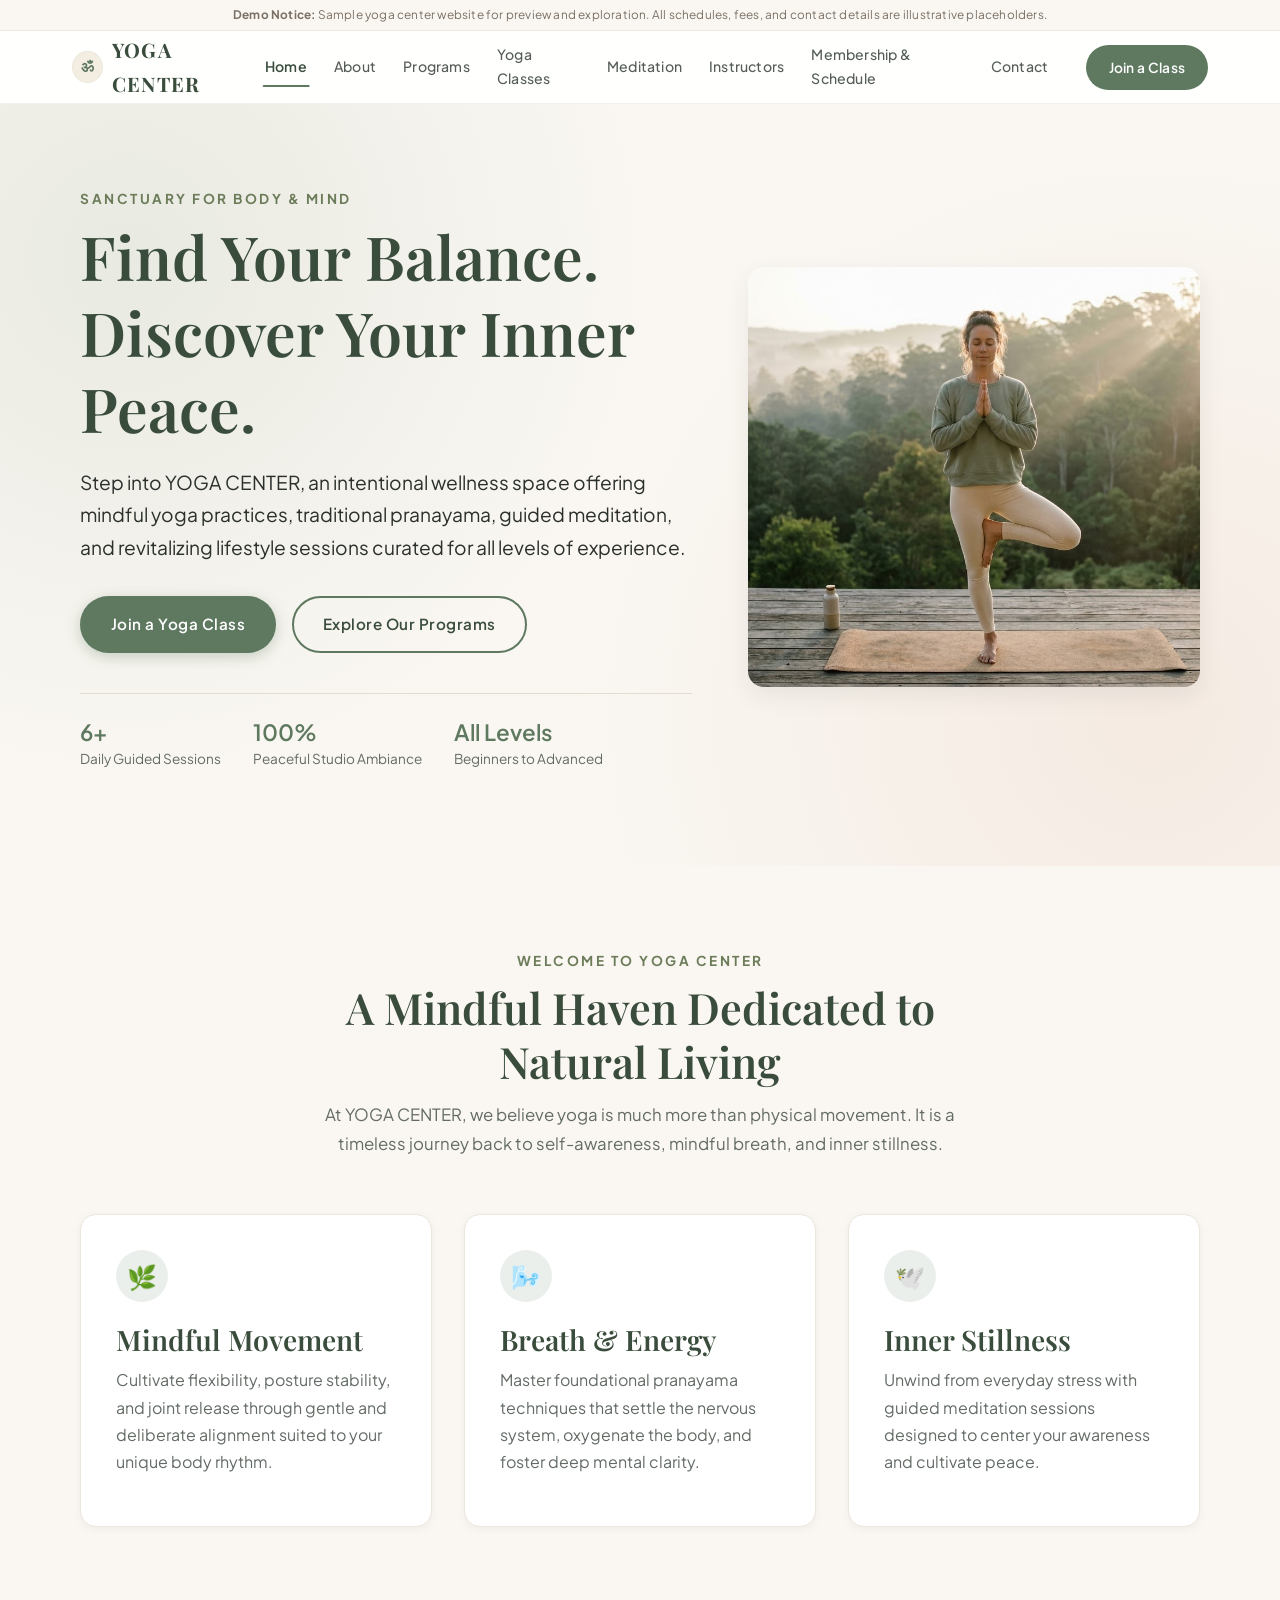
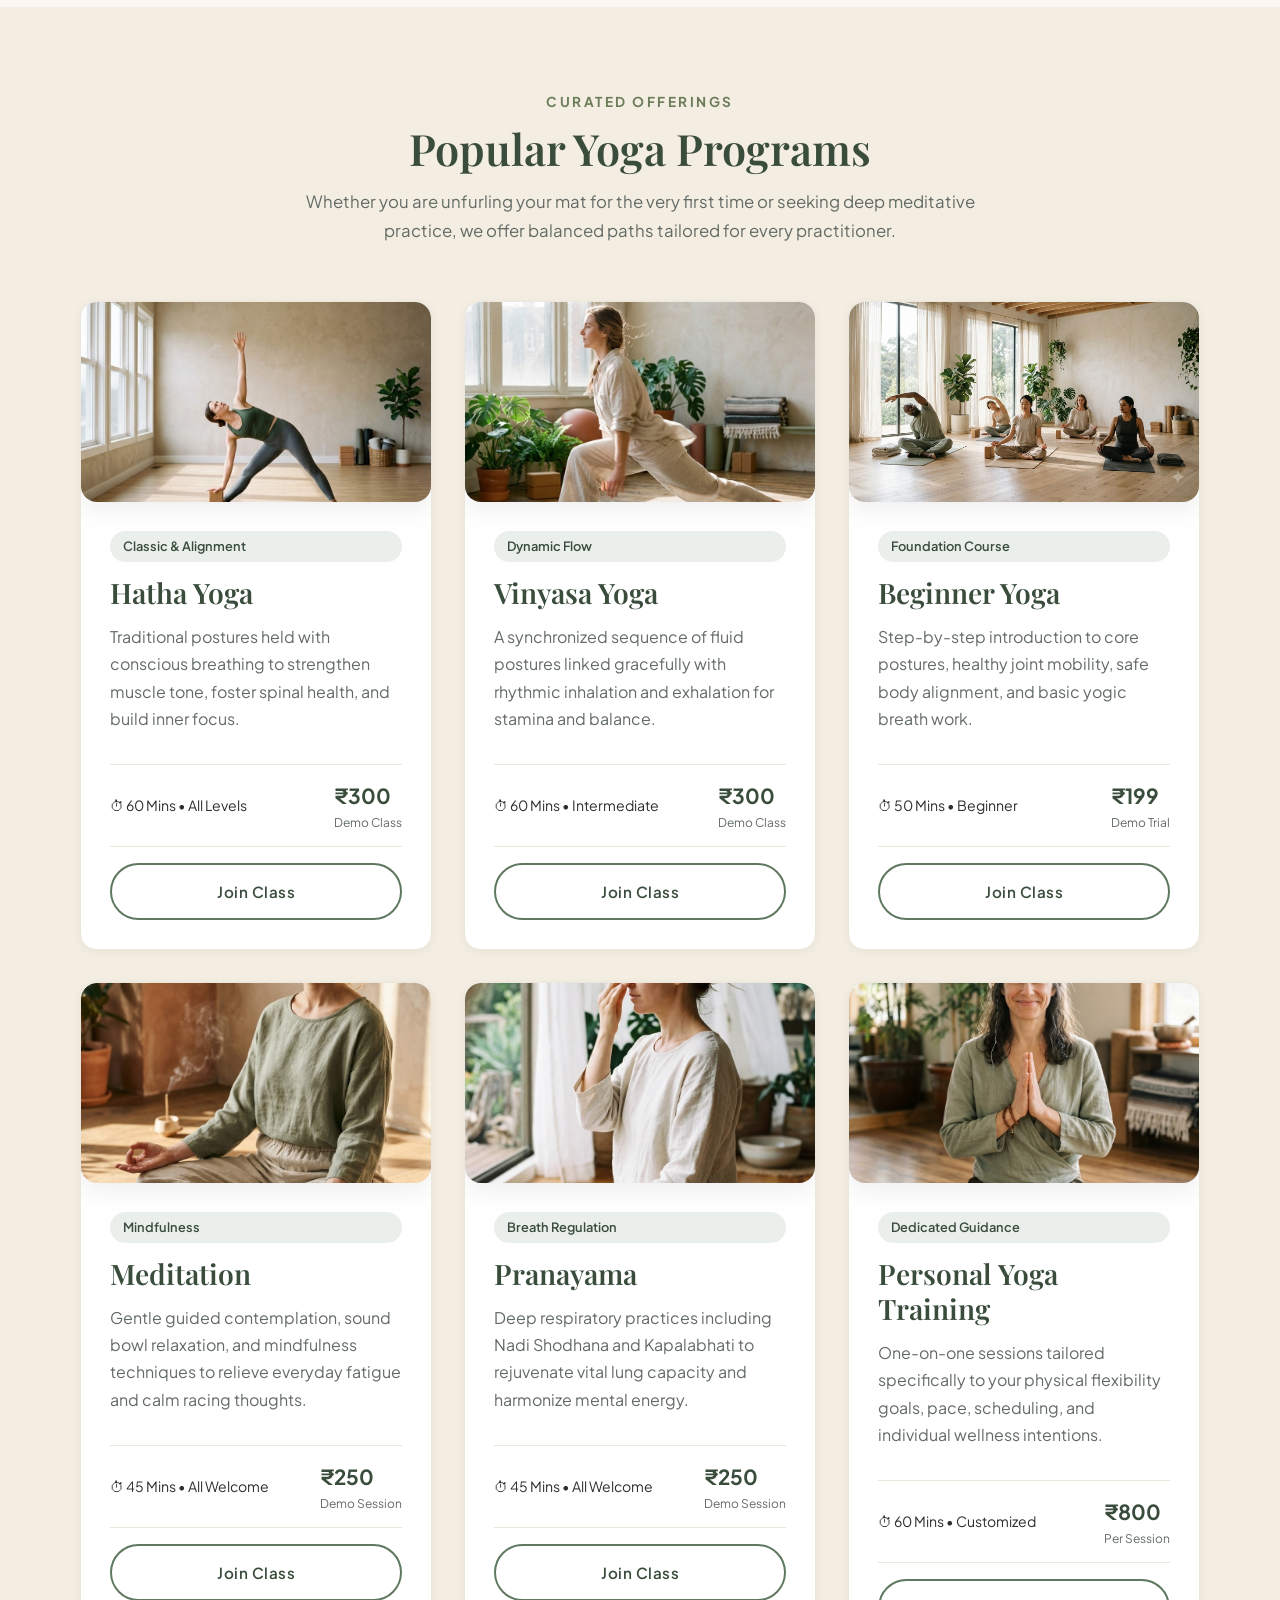
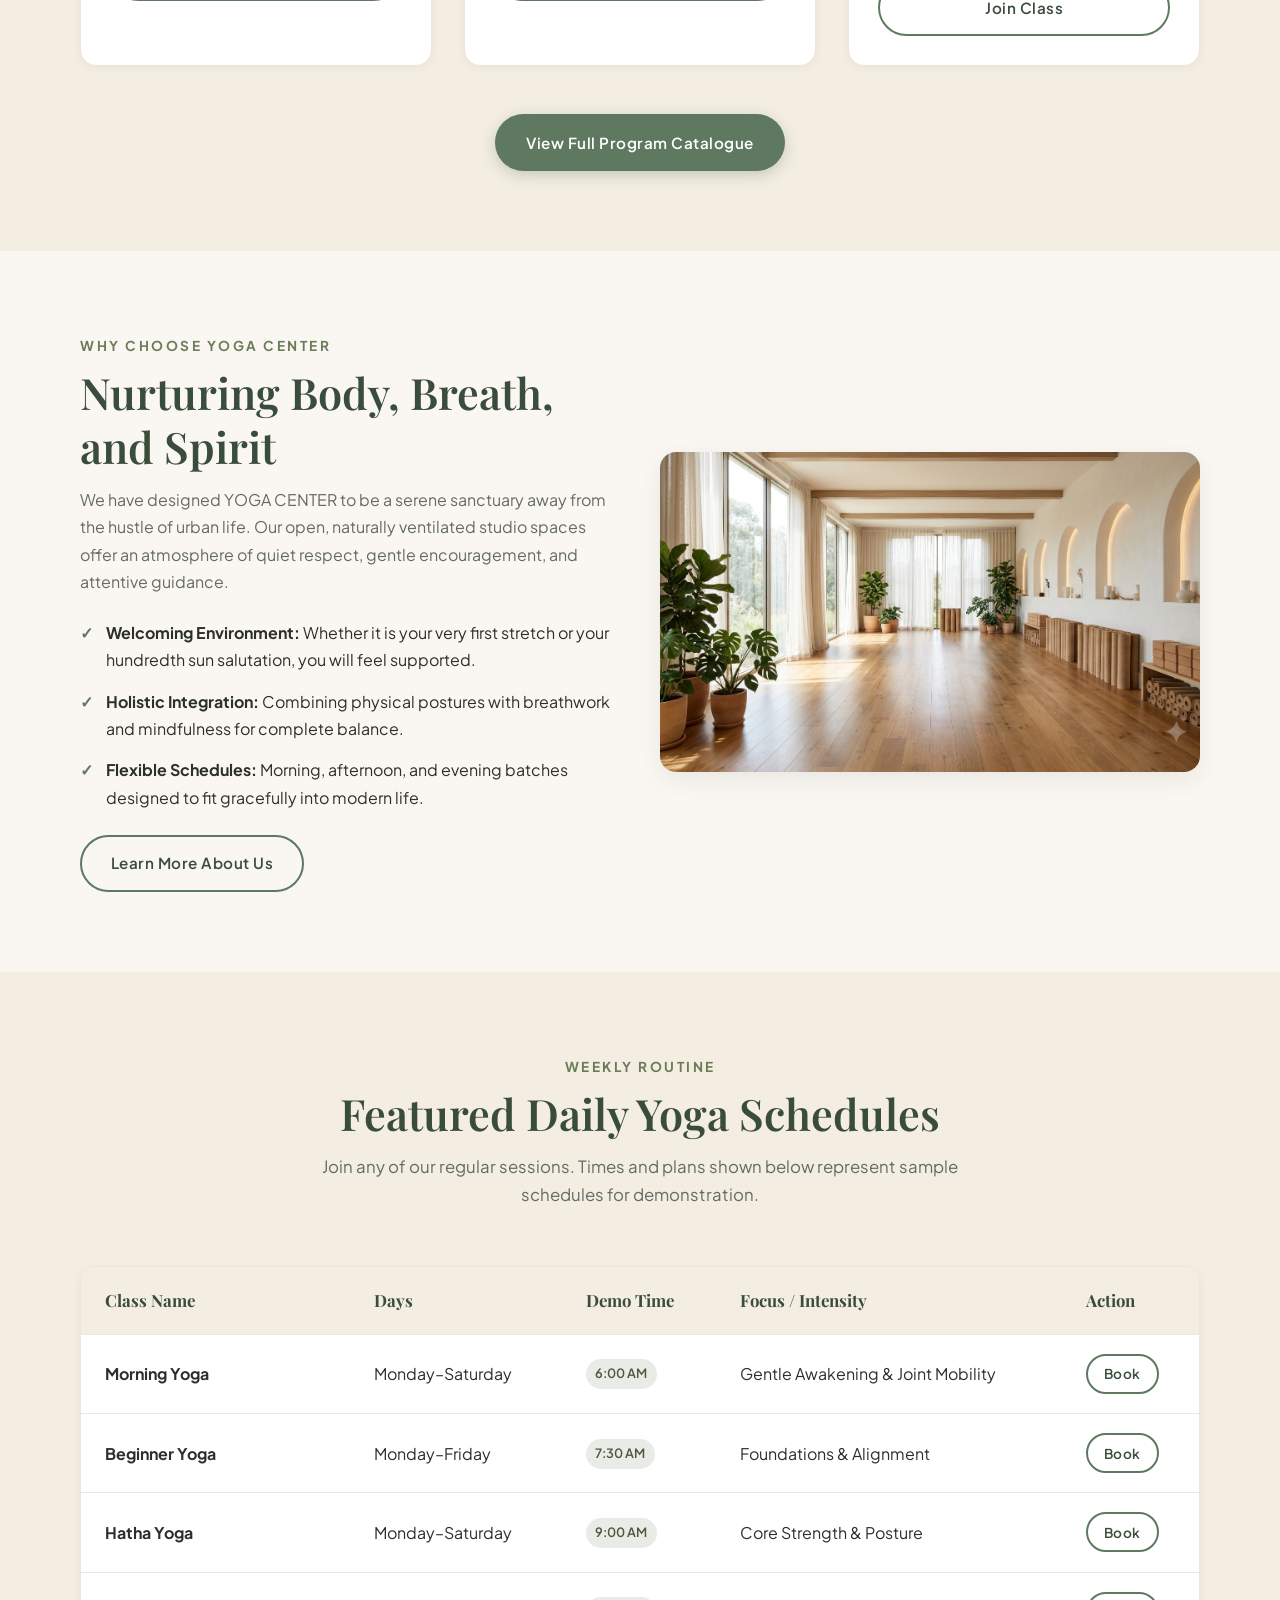
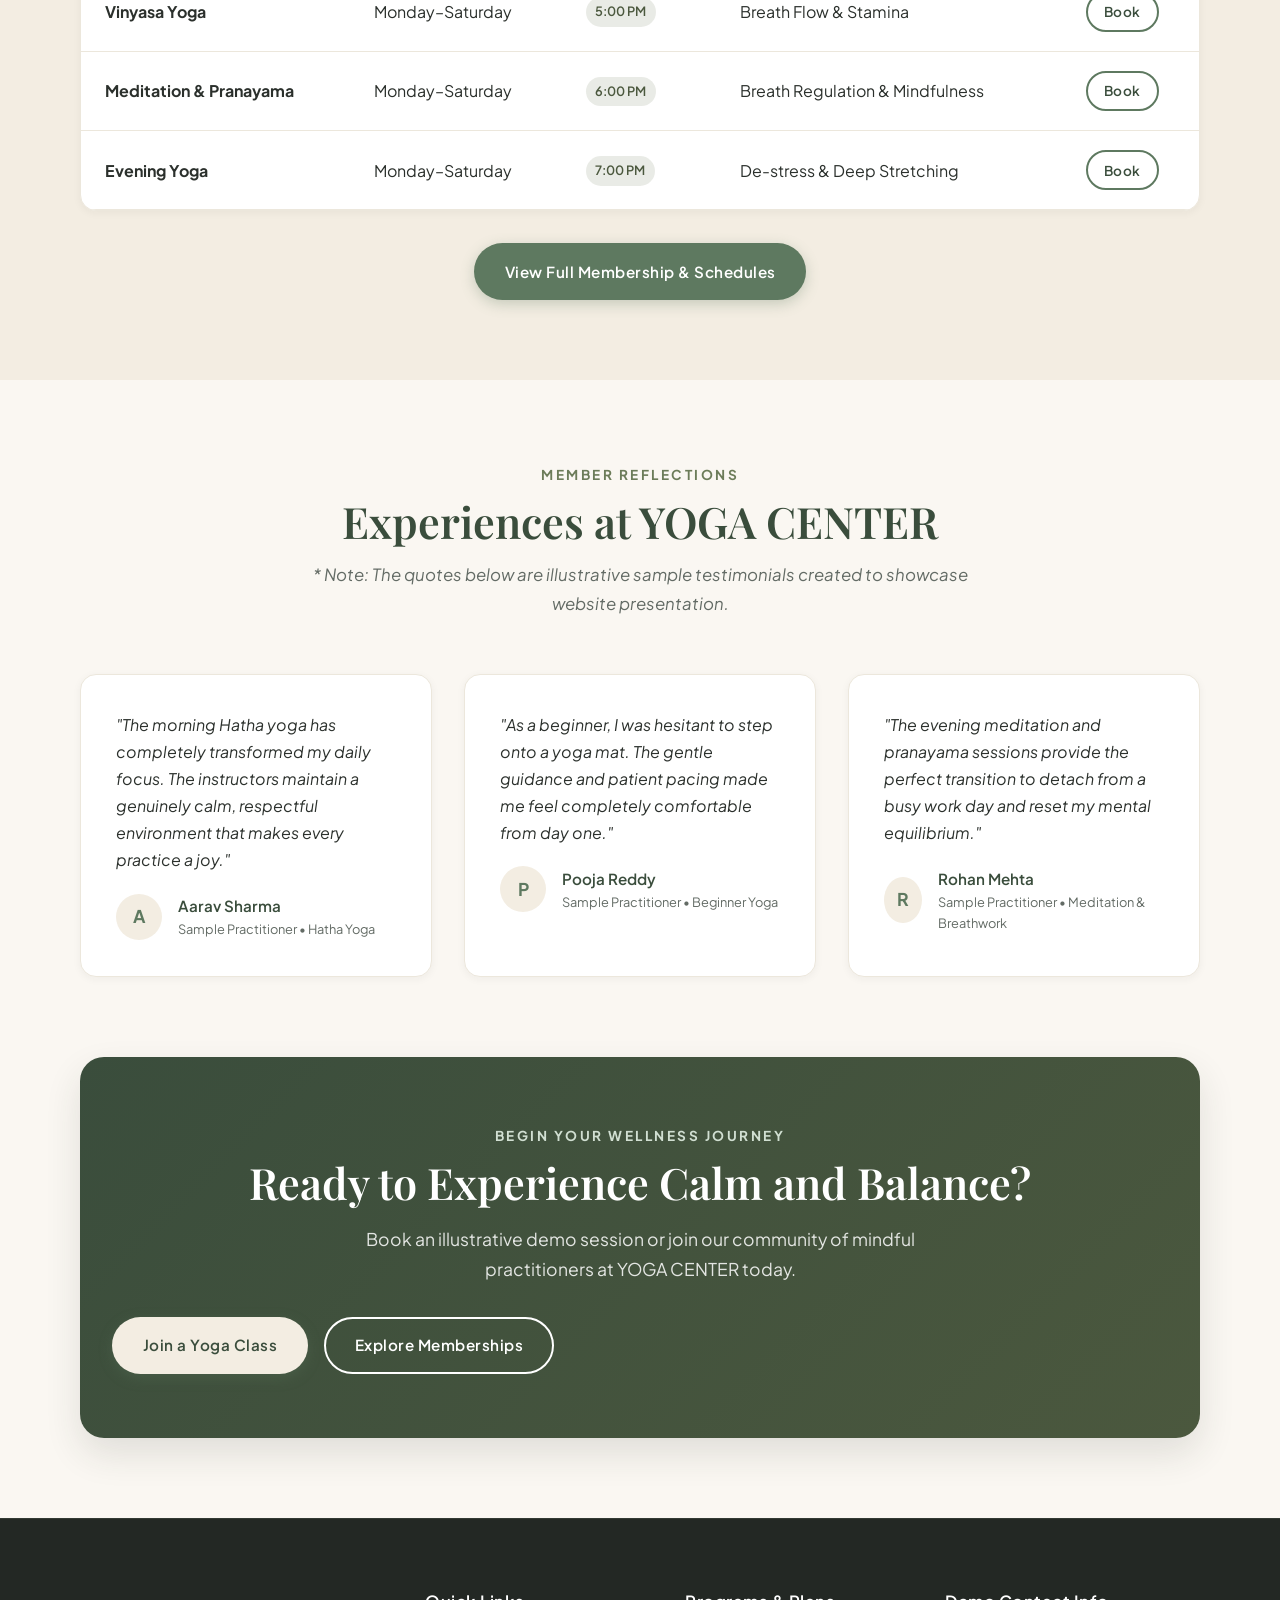
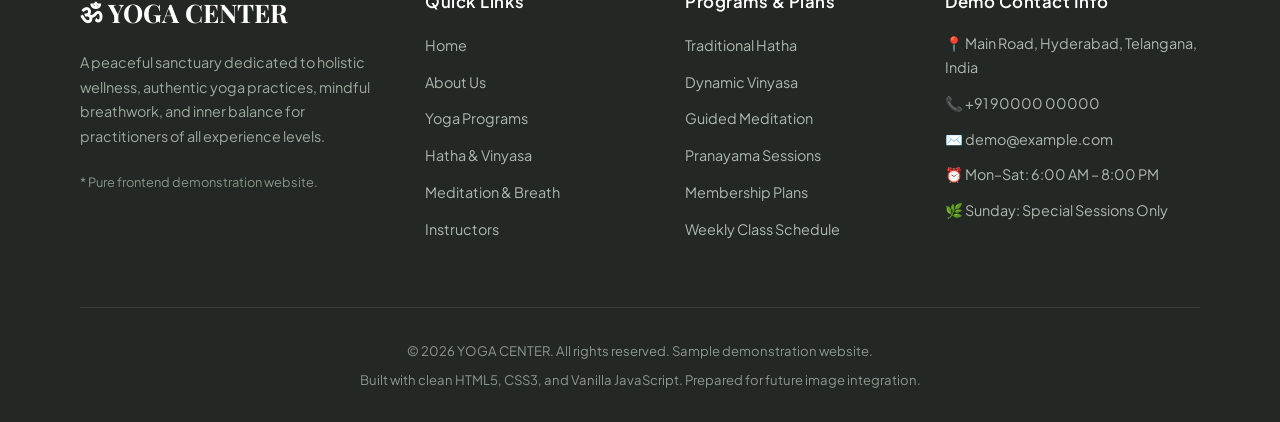
<file: index.html>
<!DOCTYPE html>
<html lang="en">
<head>
  <meta charset="UTF-8">
  <meta name="viewport" content="width=device-width, initial-scale=1.0">
  <title>YOGA CENTER | Find Your Balance. Discover Your Inner Peace.</title>
  <meta name="description" content="Welcome to YOGA CENTER. Experience holistic wellness, authentic Hatha, Vinyasa, guided meditation, pranayama breathing, and peaceful studio classes.">
  <link rel="preconnect" href="https://fonts.googleapis.com">
  <link rel="preconnect" href="https://fonts.gstatic.com" crossorigin>
  <link href="https://fonts.googleapis.com/css2?family=Playfair+Display:ital,wght@0,400..700;1,400..700&family=Plus+Jakarta+Sans:wght@300;400;500;600;700&display=swap" rel="stylesheet">
  <link rel="stylesheet" href="css/style.css">
</head>
<body>

  <!-- Demonstration Notice Bar -->
  <aside class="demo-disclaimer-bar">
    <strong>Demo Notice:</strong> Sample yoga center website for preview and exploration. All schedules, fees, and contact details are illustrative placeholders.
  </aside>

  <!-- Sticky Header Navigation -->
  <header class="site-header" id="siteHeader">
    <div class="nav-container">
      <a href="index.html" class="logo-text">
        <span class="logo-symbol">ॐ</span>
        YOGA CENTER
      </a>

      <button class="hamburger" aria-label="Toggle Navigation Menu" aria-expanded="false">
        <span class="hamburger-line"></span>
        <span class="hamburger-line"></span>
        <span class="hamburger-line"></span>
      </button>

      <nav class="nav-menu">
        <a href="index.html" class="nav-link active">Home</a>
        <a href="about.html" class="nav-link">About</a>
        <a href="programs.html" class="nav-link">Programs</a>
        <a href="yoga-classes.html" class="nav-link">Yoga Classes</a>
        <a href="meditation.html" class="nav-link">Meditation</a>
        <a href="instructors.html" class="nav-link">Instructors</a>
        <a href="membership.html" class="nav-link">Membership & Schedule</a>
        <a href="contact.html" class="nav-link">Contact</a>
        <div class="nav-cta">
          <a href="contact.html" class="btn btn-primary">Join a Class</a>
        </div>
      </nav>
    </div>
  </header>

  <main>
    <!-- Hero Section -->
    <section class="hero">
      <div class="container">
        <div class="hero-grid">
          <div class="hero-content">
            <span class="sub-title">Sanctuary for Body & Mind</span>
            <h1>Find Your Balance. Discover Your Inner Peace.</h1>
            <p class="lead">
              Step into YOGA CENTER, an intentional wellness space offering mindful yoga practices, traditional pranayama, guided meditation, and revitalizing lifestyle sessions curated for all levels of experience.
            </p>
            <div class="btn-group">
              <a href="contact.html" class="btn btn-primary">Join a Yoga Class</a>
              <a href="programs.html" class="btn btn-secondary">Explore Our Programs</a>
            </div>
            <div class="hero-highlights">
              <div class="highlight-item">
                <h4>6+</h4>
                <p>Daily Guided Sessions</p>
              </div>
              <div class="highlight-item">
                <h4>100%</h4>
                <p>Peaceful Studio Ambiance</p>
              </div>
              <div class="highlight-item">
                <h4>All Levels</h4>
                <p>Beginners to Advanced</p>
              </div>
            </div>
          </div>
          
          <div class="hero-visual">
            <!-- REUSABLE IMAGE PLACEHOLDER 1: yoga-center-hero -->
            <!-- Image Replacement Comment: Replace below CSS placeholder with hero photography (e.g., yoga-center-hero.jpg) -->
            <div class="yoga-placeholder yoga-center-hero" role="img" aria-label="Peaceful yoga practice in a beautiful natural environment">
              <span class="placeholder-badge">Placeholder: yoga-center-hero</span>
              <div class="placeholder-label">Harmonious Morning Practice</div>
              <p class="placeholder-caption">Peaceful yoga practice in a tranquil natural environment</p>
            </div>
          </div>
        </div>
      </div>
    </section>

    <!-- Welcome & Philosophy Section -->
    <section class="section">
      <div class="container">
        <div class="section-header">
          <span class="sub-title">Welcome to YOGA CENTER</span>
          <h2>A Mindful Haven Dedicated to Natural Living</h2>
          <p>
            At YOGA CENTER, we believe yoga is much more than physical movement. It is a timeless journey back to self-awareness, mindful breath, and inner stillness.
          </p>
        </div>

        <div class="grid-3">
          <div class="card">
            <div class="card-icon">🌿</div>
            <h3 class="card-title">Mindful Movement</h3>
            <p>Cultivate flexibility, posture stability, and joint release through gentle and deliberate alignment suited to your unique body rhythm.</p>
          </div>
          <div class="card">
            <div class="card-icon">🌬️</div>
            <h3 class="card-title">Breath & Energy</h3>
            <p>Master foundational pranayama techniques that settle the nervous system, oxygenate the body, and foster deep mental clarity.</p>
          </div>
          <div class="card">
            <div class="card-icon">🕊️</div>
            <h3 class="card-title">Inner Stillness</h3>
            <p>Unwind from everyday stress with guided meditation sessions designed to center your awareness and cultivate peace.</p>
          </div>
        </div>
      </div>
    </section>

    <!-- Popular Yoga Programs -->
    <section class="section section-alt">
      <div class="container">
        <div class="section-header">
          <span class="sub-title">Curated Offerings</span>
          <h2>Popular Yoga Programs</h2>
          <p>Whether you are unfurling your mat for the very first time or seeking deep meditative practice, we offer balanced paths tailored for every practitioner.</p>
        </div>

        <div class="grid-3">
          <!-- 1. Hatha Yoga -->
          <div class="card program-card">
            <!-- REUSABLE IMAGE PLACEHOLDER 4: hatha-yoga -->
            <!-- Image Replacement Comment: Replace below container with hatha-yoga.jpg -->
            <div class="yoga-placeholder hatha-yoga" style="min-height: 200px;">
              <span class="placeholder-badge">Placeholder: hatha-yoga</span>
              <div class="placeholder-label">Hatha Yoga</div>
            </div>
            <div class="program-card-body">
              <span class="badge">Classic & Alignment</span>
              <h3>Hatha Yoga</h3>
              <p>Traditional postures held with conscious breathing to strengthen muscle tone, foster spinal health, and build inner focus.</p>
              <div class="program-meta">
                <span>⏱ 60 Mins • All Levels</span>
                <span class="program-price">₹300 <span class="demo-price-tag">Demo Class</span></span>
              </div>
              <a href="contact.html?program=Hatha+Yoga" class="btn btn-secondary">Join Class</a>
            </div>
          </div>

          <!-- 2. Vinyasa Yoga -->
          <div class="card program-card">
            <!-- REUSABLE IMAGE PLACEHOLDER 5: vinyasa-yoga -->
            <!-- Image Replacement Comment: Replace below container with vinyasa-yoga.jpg -->
            <div class="yoga-placeholder vinyasa-yoga" style="min-height: 200px;">
              <span class="placeholder-badge">Placeholder: vinyasa-yoga</span>
              <div class="placeholder-label">Vinyasa Yoga</div>
            </div>
            <div class="program-card-body">
              <span class="badge">Dynamic Flow</span>
              <h3>Vinyasa Yoga</h3>
              <p>A synchronized sequence of fluid postures linked gracefully with rhythmic inhalation and exhalation for stamina and balance.</p>
              <div class="program-meta">
                <span>⏱ 60 Mins • Intermediate</span>
                <span class="program-price">₹300 <span class="demo-price-tag">Demo Class</span></span>
              </div>
              <a href="contact.html?program=Vinyasa+Yoga" class="btn btn-secondary">Join Class</a>
            </div>
          </div>

          <!-- 3. Beginner Yoga -->
          <div class="card program-card">
            <!-- REUSABLE IMAGE PLACEHOLDER 2: group-yoga-session -->
            <!-- Image Replacement Comment: Replace below container with group-yoga-session.jpg -->
            <div class="yoga-placeholder group-yoga-session" style="min-height: 200px;">
              <span class="placeholder-badge">Placeholder: group-yoga-session</span>
              <div class="placeholder-label">Beginner Yoga</div>
            </div>
            <div class="program-card-body">
              <span class="badge">Foundation Course</span>
              <h3>Beginner Yoga</h3>
              <p>Step-by-step introduction to core postures, healthy joint mobility, safe body alignment, and basic yogic breath work.</p>
              <div class="program-meta">
                <span>⏱ 50 Mins • Beginner</span>
                <span class="program-price">₹199 <span class="demo-price-tag">Demo Trial</span></span>
              </div>
              <a href="contact.html?program=Beginner+Yoga" class="btn btn-secondary">Join Class</a>
            </div>
          </div>

          <!-- 4. Meditation -->
          <div class="card program-card">
            <!-- REUSABLE IMAGE PLACEHOLDER 3: yoga-meditation -->
            <!-- Image Replacement Comment: Replace below container with yoga-meditation.jpg -->
            <div class="yoga-placeholder yoga-meditation" style="min-height: 200px;">
              <span class="placeholder-badge">Placeholder: yoga-meditation</span>
              <div class="placeholder-label">Guided Meditation</div>
            </div>
            <div class="program-card-body">
              <span class="badge">Mindfulness</span>
              <h3>Meditation</h3>
              <p>Gentle guided contemplation, sound bowl relaxation, and mindfulness techniques to relieve everyday fatigue and calm racing thoughts.</p>
              <div class="program-meta">
                <span>⏱ 45 Mins • All Welcome</span>
                <span class="program-price">₹250 <span class="demo-price-tag">Demo Session</span></span>
              </div>
              <a href="contact.html?program=Meditation" class="btn btn-secondary">Join Class</a>
            </div>
          </div>

          <!-- 5. Pranayama -->
          <div class="card program-card">
            <!-- REUSABLE IMAGE PLACEHOLDER 6: yoga-pranayama -->
            <!-- Image Replacement Comment: Replace below container with yoga-pranayama.jpg -->
            <div class="yoga-placeholder yoga-pranayama" style="min-height: 200px;">
              <span class="placeholder-badge">Placeholder: yoga-pranayama</span>
              <div class="placeholder-label">Pranayama</div>
            </div>
            <div class="program-card-body">
              <span class="badge">Breath Regulation</span>
              <h3>Pranayama</h3>
              <p>Deep respiratory practices including Nadi Shodhana and Kapalabhati to rejuvenate vital lung capacity and harmonize mental energy.</p>
              <div class="program-meta">
                <span>⏱ 45 Mins • All Welcome</span>
                <span class="program-price">₹250 <span class="demo-price-tag">Demo Session</span></span>
              </div>
              <a href="contact.html?program=Pranayama" class="btn btn-secondary">Join Class</a>
            </div>
          </div>

          <!-- 6. Personal Yoga Training -->
          <div class="card program-card">
            <!-- REUSABLE IMAGE PLACEHOLDER 7: yoga-instructor -->
            <!-- Image Replacement Comment: Replace below container with yoga-instructor.jpg -->
            <div class="yoga-placeholder yoga-instructor" style="min-height: 200px;">
              <span class="placeholder-badge">Placeholder: yoga-instructor</span>
              <div class="placeholder-label">Personal Training</div>
            </div>
            <div class="program-card-body">
              <span class="badge">Dedicated Guidance</span>
              <h3>Personal Yoga Training</h3>
              <p>One-on-one sessions tailored specifically to your physical flexibility goals, pace, scheduling, and individual wellness intentions.</p>
              <div class="program-meta">
                <span>⏱ 60 Mins • Customized</span>
                <span class="program-price">₹800 <span class="demo-price-tag">Per Session</span></span>
              </div>
              <a href="contact.html?program=Personal+Yoga+Training" class="btn btn-secondary">Join Class</a>
            </div>
          </div>
        </div>

        <div style="text-align: center; margin-top: 3rem;">
          <a href="programs.html" class="btn btn-primary">View Full Program Catalogue</a>
        </div>
      </div>
    </section>

    <!-- Why Choose Us & Benefits -->
    <section class="section">
      <div class="container">
        <div class="grid-2" style="align-items: center;">
          <div>
            <span class="sub-title">Why Choose YOGA CENTER</span>
            <h2>Nurturing Body, Breath, and Spirit</h2>
            <p>
              We have designed YOGA CENTER to be a serene sanctuary away from the hustle of urban life. Our open, naturally ventilated studio spaces offer an atmosphere of quiet respect, gentle encouragement, and attentive guidance.
            </p>
            <ul style="margin: 1.5rem 0; display: flex; flex-direction: column; gap: 0.9rem;">
              <li style="display: flex; gap: 0.8rem; align-items: flex-start;">
                <span style="color: var(--color-primary-sage); font-weight: bold;">✓</span>
                <div><strong>Welcoming Environment:</strong> Whether it is your very first stretch or your hundredth sun salutation, you will feel supported.</div>
              </li>
              <li style="display: flex; gap: 0.8rem; align-items: flex-start;">
                <span style="color: var(--color-primary-sage); font-weight: bold;">✓</span>
                <div><strong>Holistic Integration:</strong> Combining physical postures with breathwork and mindfulness for complete balance.</div>
              </li>
              <li style="display: flex; gap: 0.8rem; align-items: flex-start;">
                <span style="color: var(--color-primary-sage); font-weight: bold;">✓</span>
                <div><strong>Flexible Schedules:</strong> Morning, afternoon, and evening batches designed to fit gracefully into modern life.</div>
              </li>
            </ul>
            <a href="about.html" class="btn btn-secondary">Learn More About Us</a>
          </div>

          <div>
            <!-- REUSABLE IMAGE PLACEHOLDER 8: yoga-center-interior -->
            <!-- Image Replacement Comment: Replace below container with yoga-center-interior.jpg -->
            <div class="yoga-placeholder yoga-center-interior placeholder-banner" role="img" aria-label="Calm yoga studio interior with mats and natural lighting">
              <span class="placeholder-badge">Placeholder: yoga-center-interior</span>
              <div class="placeholder-label">Serene Studio Space</div>
              <p class="placeholder-caption">Calm yoga studio interior with natural lighting, organic mats, and peaceful ambiance.</p>
            </div>
          </div>
        </div>
      </div>
    </section>

    <!-- Featured Class Schedules -->
    <section class="section section-alt">
      <div class="container">
        <div class="section-header">
          <span class="sub-title">Weekly Routine</span>
          <h2>Featured Daily Yoga Schedules</h2>
          <p>Join any of our regular sessions. Times and plans shown below represent sample schedules for demonstration.</p>
        </div>

        <div class="schedule-container">
          <table class="schedule-table">
            <thead>
              <tr>
                <th>Class Name</th>
                <th>Days</th>
                <th>Demo Time</th>
                <th>Focus / Intensity</th>
                <th>Action</th>
              </tr>
            </thead>
            <tbody>
              <tr>
                <td><strong>Morning Yoga</strong></td>
                <td>Monday–Saturday</td>
                <td><span class="schedule-badge">6:00 AM</span></td>
                <td>Gentle Awakening & Joint Mobility</td>
                <td><a href="contact.html?program=Morning+Yoga" class="btn btn-secondary" style="padding: 0.4rem 1rem; font-size: 0.85rem;">Book</a></td>
              </tr>
              <tr>
                <td><strong>Beginner Yoga</strong></td>
                <td>Monday–Friday</td>
                <td><span class="schedule-badge">7:30 AM</span></td>
                <td>Foundations & Alignment</td>
                <td><a href="contact.html?program=Beginner+Yoga" class="btn btn-secondary" style="padding: 0.4rem 1rem; font-size: 0.85rem;">Book</a></td>
              </tr>
              <tr>
                <td><strong>Hatha Yoga</strong></td>
                <td>Monday–Saturday</td>
                <td><span class="schedule-badge">9:00 AM</span></td>
                <td>Core Strength & Posture</td>
                <td><a href="contact.html?program=Hatha+Yoga" class="btn btn-secondary" style="padding: 0.4rem 1rem; font-size: 0.85rem;">Book</a></td>
              </tr>
              <tr>
                <td><strong>Vinyasa Yoga</strong></td>
                <td>Monday–Saturday</td>
                <td><span class="schedule-badge">5:00 PM</span></td>
                <td>Breath Flow & Stamina</td>
                <td><a href="contact.html?program=Vinyasa+Yoga" class="btn btn-secondary" style="padding: 0.4rem 1rem; font-size: 0.85rem;">Book</a></td>
              </tr>
              <tr>
                <td><strong>Meditation & Pranayama</strong></td>
                <td>Monday–Saturday</td>
                <td><span class="schedule-badge">6:00 PM</span></td>
                <td>Breath Regulation & Mindfulness</td>
                <td><a href="contact.html?program=Meditation" class="btn btn-secondary" style="padding: 0.4rem 1rem; font-size: 0.85rem;">Book</a></td>
              </tr>
              <tr>
                <td><strong>Evening Yoga</strong></td>
                <td>Monday–Saturday</td>
                <td><span class="schedule-badge">7:00 PM</span></td>
                <td>De-stress & Deep Stretching</td>
                <td><a href="contact.html?program=Evening+Yoga" class="btn btn-secondary" style="padding: 0.4rem 1rem; font-size: 0.85rem;">Book</a></td>
              </tr>
            </tbody>
          </table>
        </div>

        <div style="text-align: center; margin-top: 1.5rem;">
          <a href="membership.html" class="btn btn-primary">View Full Membership & Schedules</a>
        </div>
      </div>
    </section>

    <!-- Testimonials Section (Illustrative Sample Content) -->
    <section class="section">
      <div class="container">
        <div class="section-header">
          <span class="sub-title">Member Reflections</span>
          <h2>Experiences at YOGA CENTER</h2>
          <p><em>* Note: The quotes below are illustrative sample testimonials created to showcase website presentation.</em></p>
        </div>

        <div class="grid-3">
          <div class="testimonial-card">
            <p class="testimonial-quote">"The morning Hatha yoga has completely transformed my daily focus. The instructors maintain a genuinely calm, respectful environment that makes every practice a joy."</p>
            <div class="testimonial-author">
              <div class="testimonial-avatar">A</div>
              <div>
                <div class="testimonial-name">Aarav Sharma</div>
                <div class="testimonial-program">Sample Practitioner • Hatha Yoga</div>
              </div>
            </div>
          </div>

          <div class="testimonial-card">
            <p class="testimonial-quote">"As a beginner, I was hesitant to step onto a yoga mat. The gentle guidance and patient pacing made me feel completely comfortable from day one."</p>
            <div class="testimonial-author">
              <div class="testimonial-avatar">P</div>
              <div>
                <div class="testimonial-name">Pooja Reddy</div>
                <div class="testimonial-program">Sample Practitioner • Beginner Yoga</div>
              </div>
            </div>
          </div>

          <div class="testimonial-card">
            <p class="testimonial-quote">"The evening meditation and pranayama sessions provide the perfect transition to detach from a busy work day and reset my mental equilibrium."</p>
            <div class="testimonial-author">
              <div class="testimonial-avatar">R</div>
              <div>
                <div class="testimonial-name">Rohan Mehta</div>
                <div class="testimonial-program">Sample Practitioner • Meditation & Breathwork</div>
              </div>
            </div>
          </div>
        </div>
      </div>
    </section>

    <!-- Call to Action Banner -->
    <section class="section" style="padding-top: 0;">
      <div class="container">
        <div class="cta-banner">
          <span class="sub-title" style="color: #d1dfd2;">Begin Your Wellness Journey</span>
          <h2>Ready to Experience Calm and Balance?</h2>
          <p>Book an illustrative demo session or join our community of mindful practitioners at YOGA CENTER today.</p>
          <div class="btn-group">
            <a href="contact.html" class="btn btn-primary">Join a Yoga Class</a>
            <a href="membership.html" class="btn btn-secondary" style="border-color: #fff; color: #fff;">Explore Memberships</a>
          </div>
        </div>
      </div>
    </section>
  </main>

  <!-- Complete Standard Footer -->
  <footer class="site-footer">
    <div class="container">
      <div class="footer-grid">
        <div>
          <span class="footer-logo">ॐ YOGA CENTER</span>
          <p class="footer-desc">
            A peaceful sanctuary dedicated to holistic wellness, authentic yoga practices, mindful breathwork, and inner balance for practitioners of all experience levels.
          </p>
          <p style="font-size: 0.8rem; color: #889489;">
            * Pure frontend demonstration website.
          </p>
        </div>

        <div>
          <h4 class="footer-heading">Quick Links</h4>
          <ul class="footer-links">
            <li><a href="index.html">Home</a></li>
            <li><a href="about.html">About Us</a></li>
            <li><a href="programs.html">Yoga Programs</a></li>
            <li><a href="yoga-classes.html">Hatha & Vinyasa</a></li>
            <li><a href="meditation.html">Meditation & Breath</a></li>
            <li><a href="instructors.html">Instructors</a></li>
          </ul>
        </div>

        <div>
          <h4 class="footer-heading">Programs & Plans</h4>
          <ul class="footer-links">
            <li><a href="programs.html">Traditional Hatha</a></li>
            <li><a href="yoga-classes.html">Dynamic Vinyasa</a></li>
            <li><a href="meditation.html">Guided Meditation</a></li>
            <li><a href="meditation.html">Pranayama Sessions</a></li>
            <li><a href="membership.html">Membership Plans</a></li>
            <li><a href="membership.html">Weekly Class Schedule</a></li>
          </ul>
        </div>

        <div>
          <h4 class="footer-heading">Demo Contact Info</h4>
          <ul class="footer-contact">
            <li>📍 Main Road, Hyderabad, Telangana, India</li>
            <li>📞 +91 90000 00000</li>
            <li>✉️ demo@example.com</li>
            <li>⏰ Mon–Sat: 6:00 AM – 8:00 PM</li>
            <li>🌿 Sunday: Special Sessions Only</li>
          </ul>
        </div>
      </div>

      <div class="footer-bottom">
        <p>&copy; 2026 YOGA CENTER. All rights reserved. Sample demonstration website.</p>
        <p>Built with clean HTML5, CSS3, and Vanilla JavaScript. Prepared for future image integration.</p>
      </div>
    </div>
  </footer>

  <!-- Back to Top Button -->
  <button class="back-to-top" id="backToTopBtn" aria-label="Back to top">↑</button>

  <script src="js/script.js"></script>
</body>
</html>
</file>
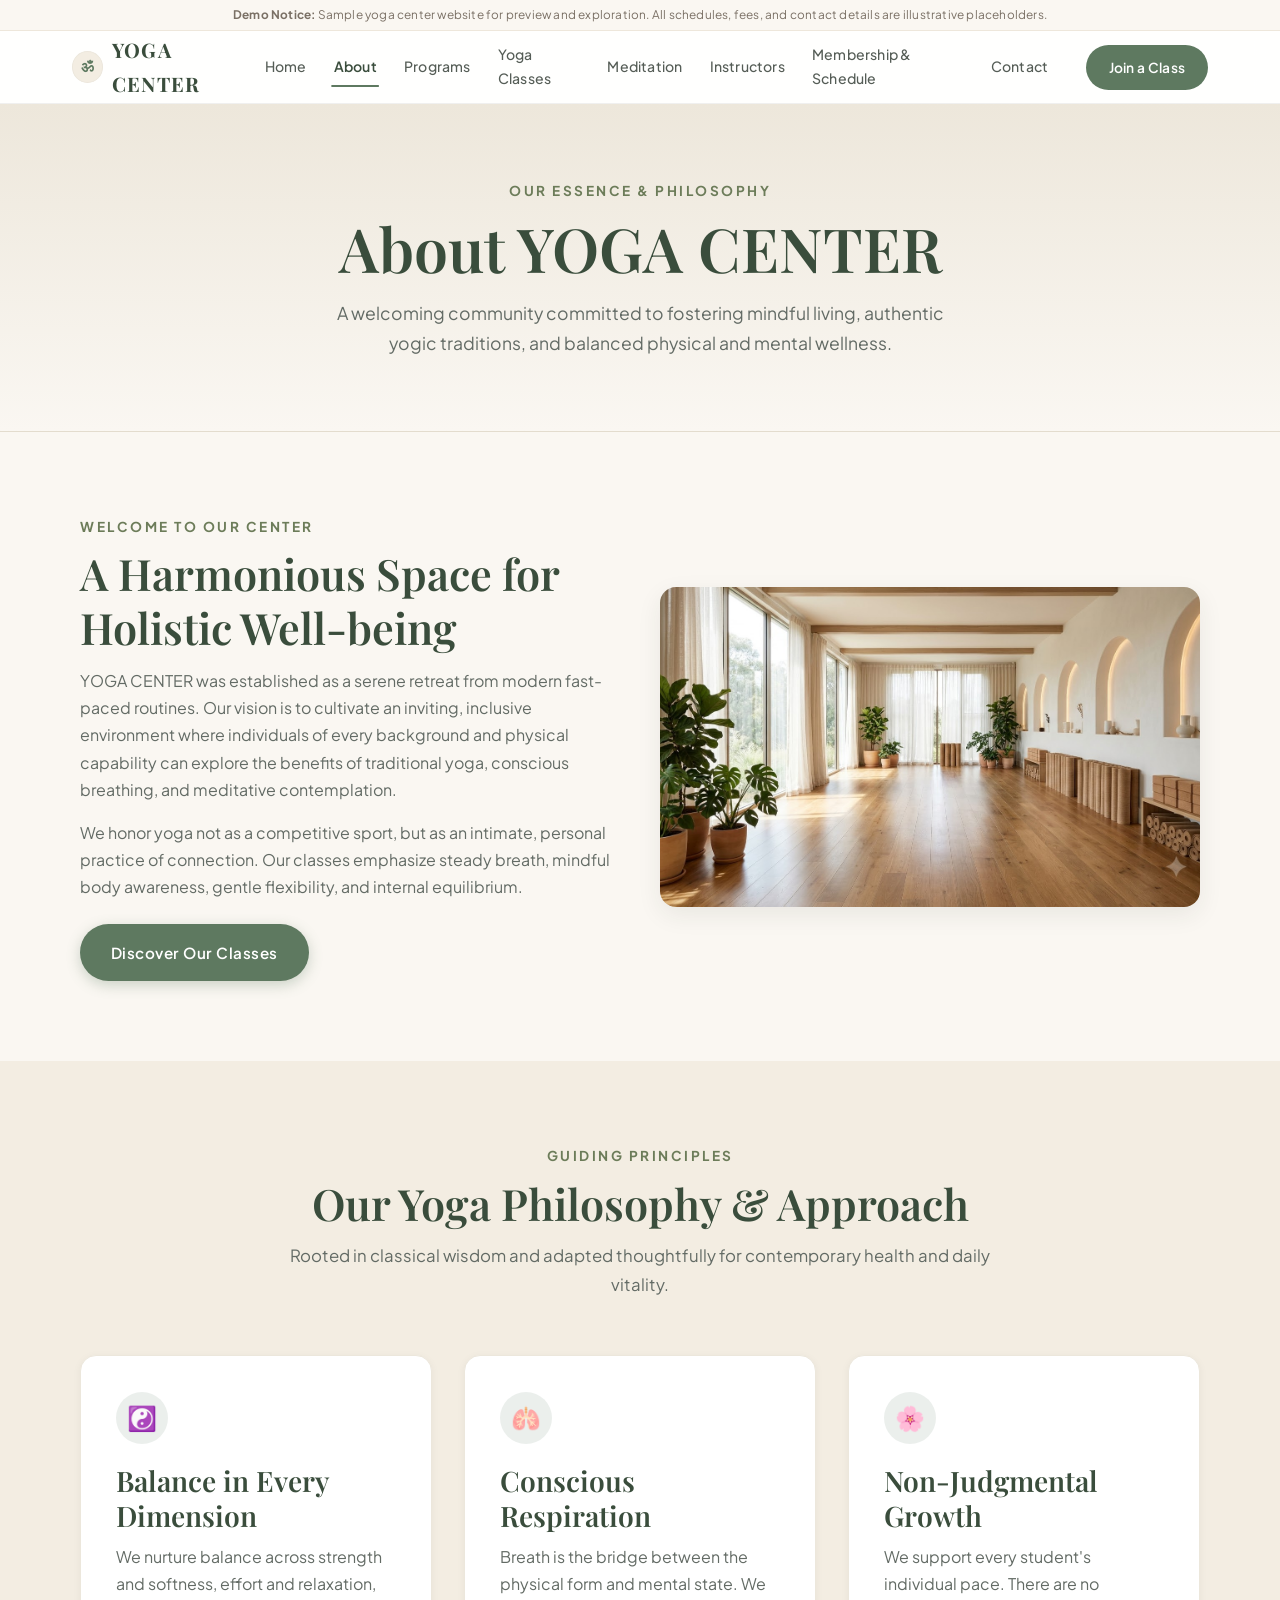
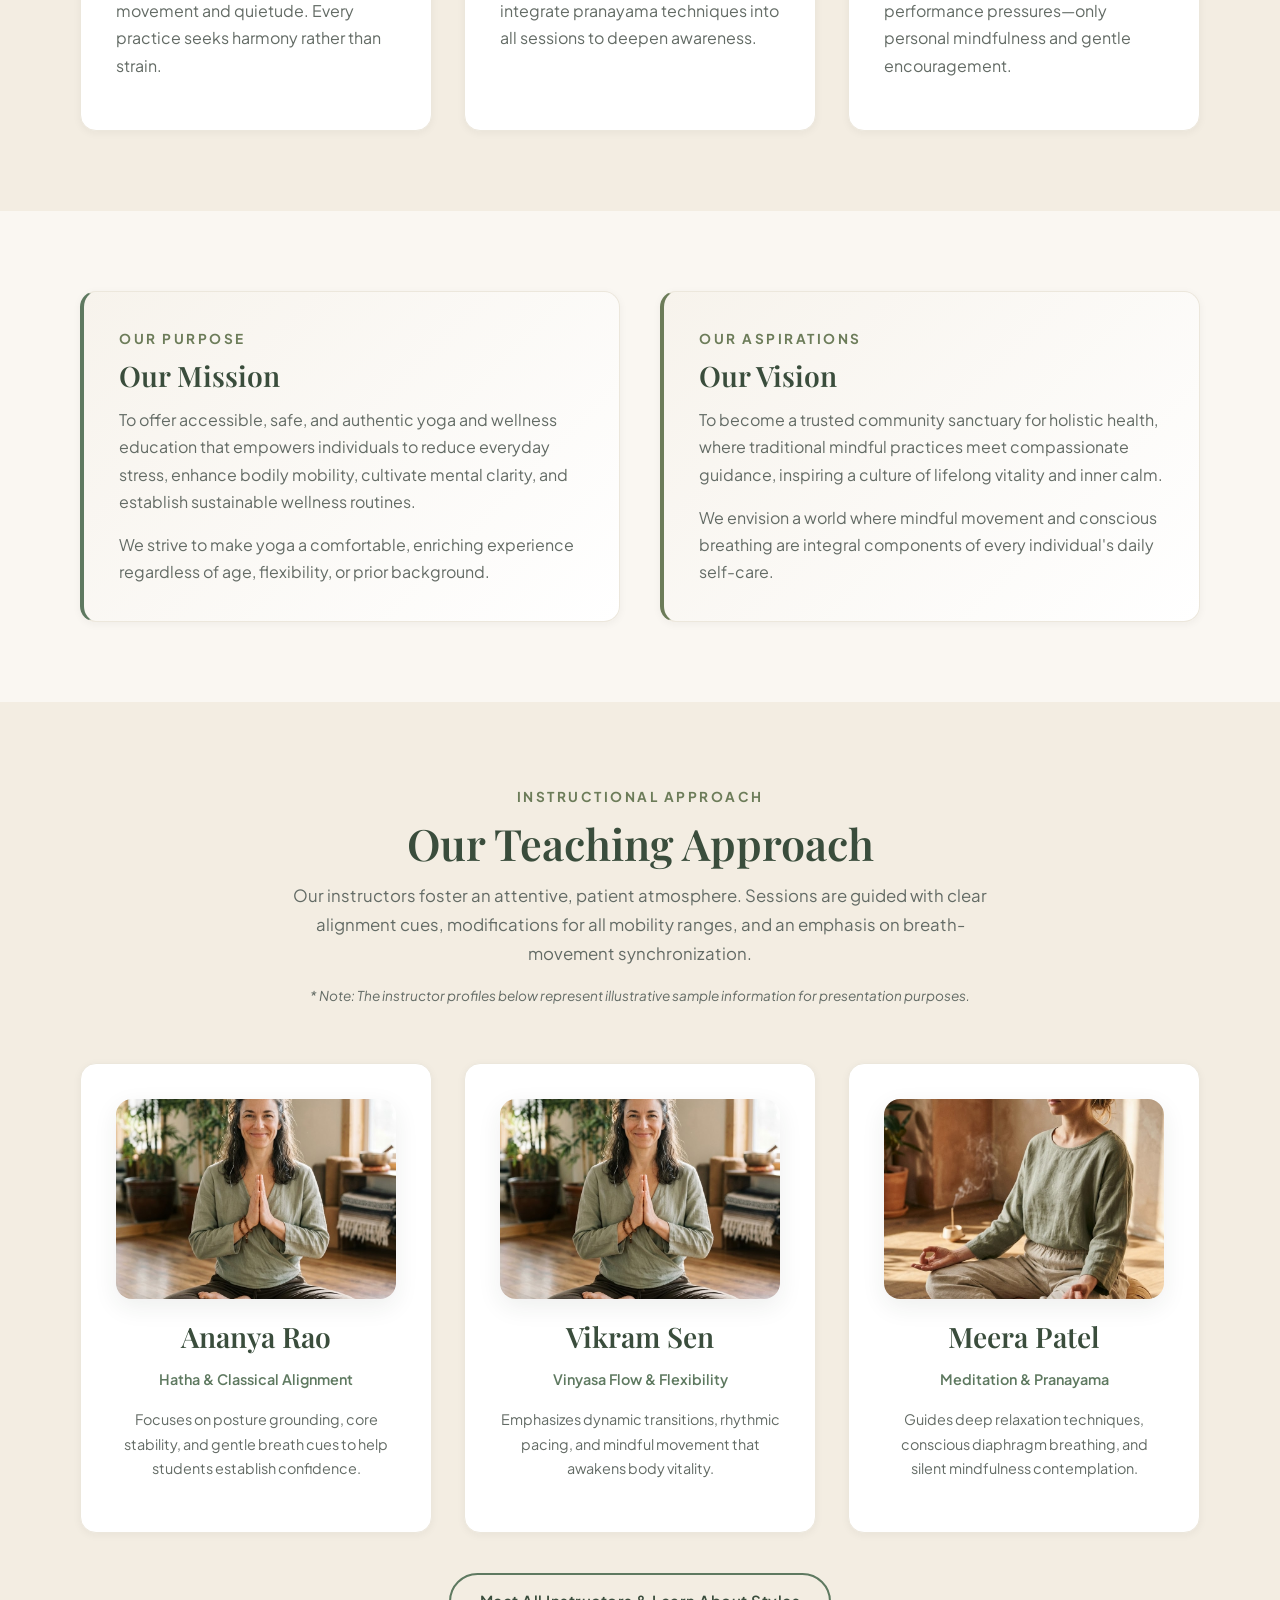
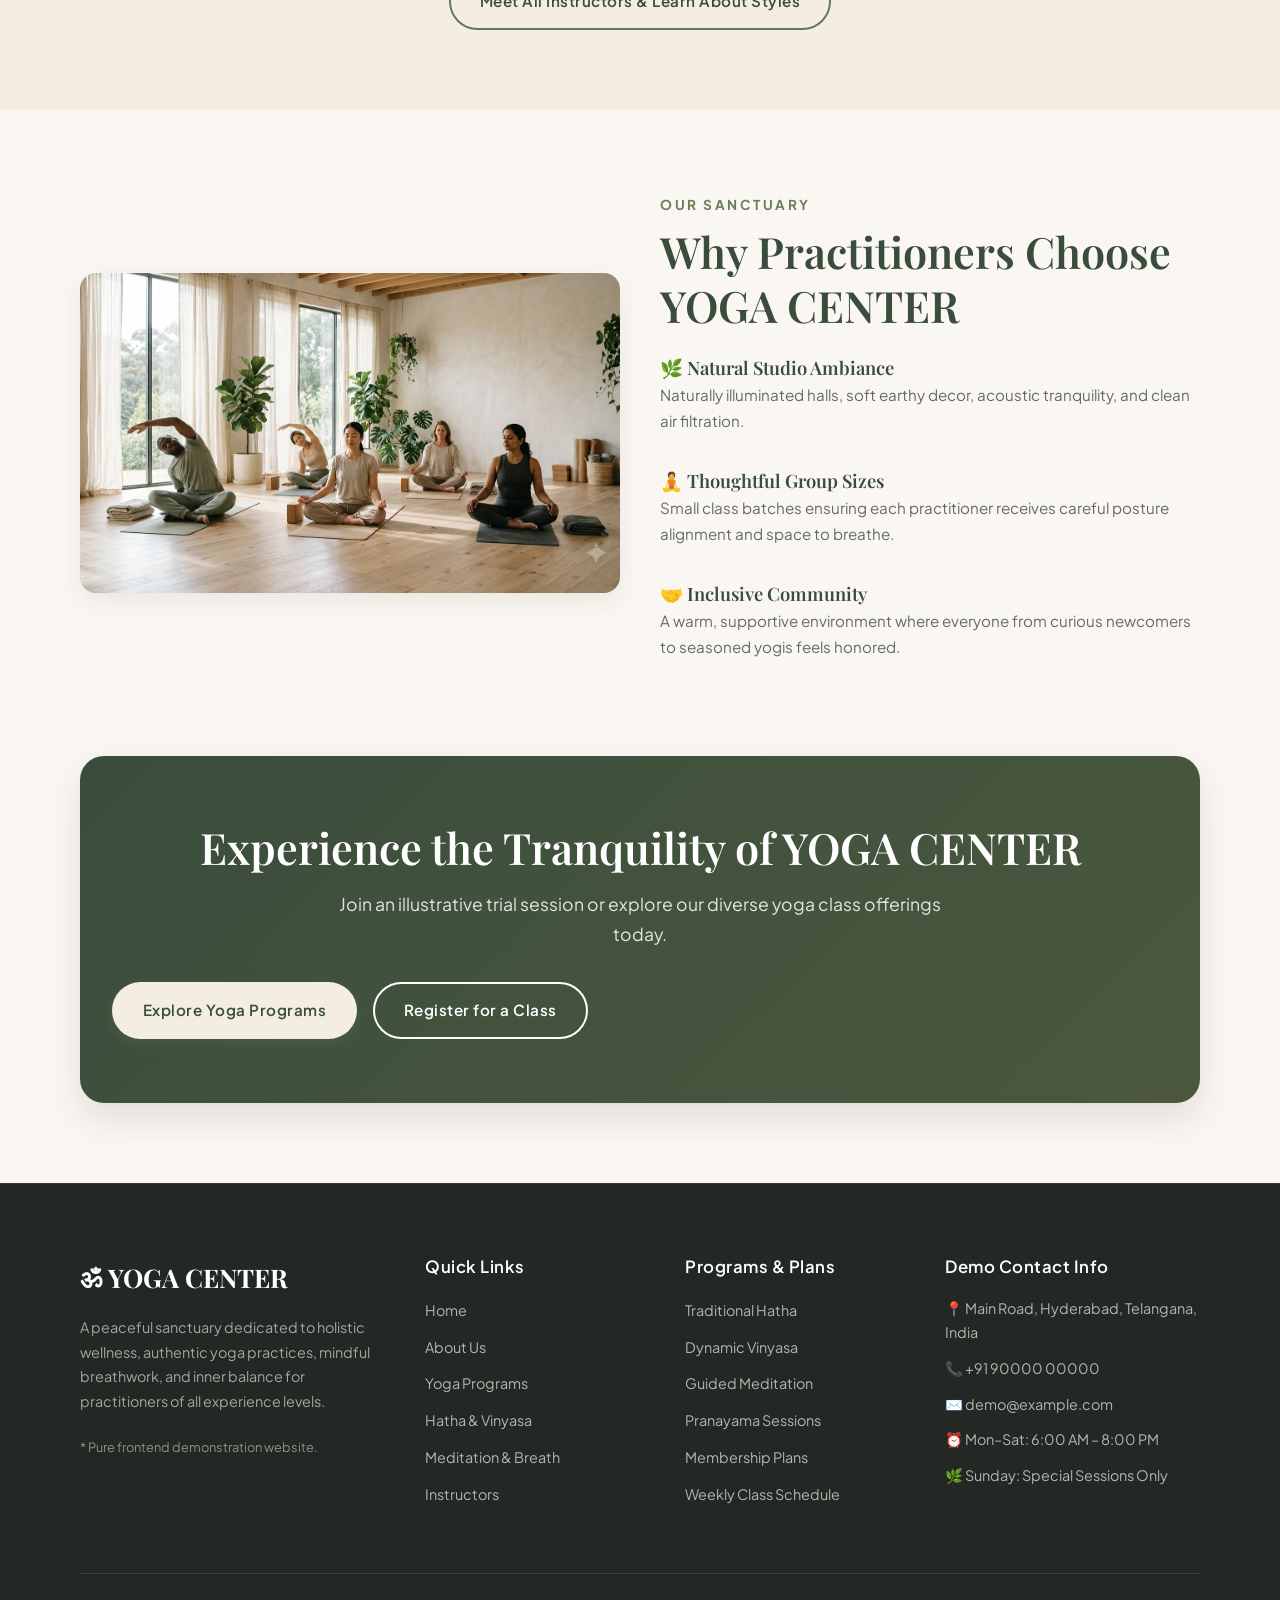
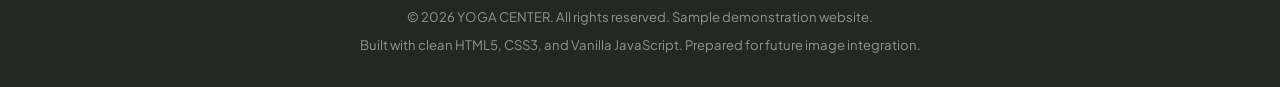
<file: about.html>
<!DOCTYPE html>
<html lang="en">
<head>
  <meta charset="UTF-8">
  <meta name="viewport" content="width=device-width, initial-scale=1.0">
  <title>About Us | YOGA CENTER - Philosophy, Mission & Sanctuary</title>
  <meta name="description" content="Discover the philosophy, mindful teaching approach, mission, and peaceful studio sanctuary of YOGA CENTER.">
  <link rel="preconnect" href="https://fonts.googleapis.com">
  <link rel="preconnect" href="https://fonts.gstatic.com" crossorigin>
  <link href="https://fonts.googleapis.com/css2?family=Playfair+Display:ital,wght@0,400..700;1,400..700&family=Plus+Jakarta+Sans:wght@300;400;500;600;700&display=swap" rel="stylesheet">
  <link rel="stylesheet" href="css/style.css">
</head>
<body>

  <!-- Demo Notice Bar -->
  <aside class="demo-disclaimer-bar">
    <strong>Demo Notice:</strong> Sample yoga center website for preview and exploration. All schedules, fees, and contact details are illustrative placeholders.
  </aside>

  <!-- Sticky Header Navigation -->
  <header class="site-header" id="siteHeader">
    <div class="nav-container">
      <a href="index.html" class="logo-text">
        <span class="logo-symbol">ॐ</span>
        YOGA CENTER
      </a>

      <button class="hamburger" aria-label="Toggle Navigation Menu" aria-expanded="false">
        <span class="hamburger-line"></span>
        <span class="hamburger-line"></span>
        <span class="hamburger-line"></span>
      </button>

      <nav class="nav-menu">
        <a href="index.html" class="nav-link">Home</a>
        <a href="about.html" class="nav-link active">About</a>
        <a href="programs.html" class="nav-link">Programs</a>
        <a href="yoga-classes.html" class="nav-link">Yoga Classes</a>
        <a href="meditation.html" class="nav-link">Meditation</a>
        <a href="instructors.html" class="nav-link">Instructors</a>
        <a href="membership.html" class="nav-link">Membership & Schedule</a>
        <a href="contact.html" class="nav-link">Contact</a>
        <div class="nav-cta">
          <a href="contact.html" class="btn btn-primary">Join a Class</a>
        </div>
      </nav>
    </div>
  </header>

  <main>
    <!-- About Page Hero Banner -->
    <section class="page-banner">
      <div class="container">
        <span class="sub-title">Our Essence & Philosophy</span>
        <h1>About YOGA CENTER</h1>
        <p>A welcoming community committed to fostering mindful living, authentic yogic traditions, and balanced physical and mental wellness.</p>
      </div>
    </section>

    <!-- Introduction & Studio Environment -->
    <section class="section">
      <div class="container">
        <div class="grid-2" style="align-items: center;">
          <div>
            <span class="sub-title">Welcome to Our Center</span>
            <h2>A Harmonious Space for Holistic Well-being</h2>
            <p>
              YOGA CENTER was established as a serene retreat from modern fast-paced routines. Our vision is to cultivate an inviting, inclusive environment where individuals of every background and physical capability can explore the benefits of traditional yoga, conscious breathing, and meditative contemplation.
            </p>
            <p>
              We honor yoga not as a competitive sport, but as an intimate, personal practice of connection. Our classes emphasize steady breath, mindful body awareness, gentle flexibility, and internal equilibrium.
            </p>
            <div style="margin-top: 1.5rem;">
              <a href="programs.html" class="btn btn-primary">Discover Our Classes</a>
            </div>
          </div>
          <div>
            <!-- REUSABLE IMAGE PLACEHOLDER 8: yoga-center-interior -->
            <!-- Image Replacement Comment: Replace below container with yoga-center-interior.jpg -->
            <div class="yoga-placeholder yoga-center-interior placeholder-banner" role="img" aria-label="Peaceful studio interior at YOGA CENTER">
              <span class="placeholder-badge">Placeholder: yoga-center-interior</span>
              <div class="placeholder-label">Studio Environment</div>
              <p class="placeholder-caption">Calm yoga studio interior with mats and natural lighting.</p>
            </div>
          </div>
        </div>
      </div>
    </section>

    <!-- Philosophy & Approach to Wellness -->
    <section class="section section-alt">
      <div class="container">
        <div class="section-header">
          <span class="sub-title">Guiding Principles</span>
          <h2>Our Yoga Philosophy & Approach</h2>
          <p>Rooted in classical wisdom and adapted thoughtfully for contemporary health and daily vitality.</p>
        </div>

        <div class="grid-3">
          <div class="card">
            <div class="card-icon">☯️</div>
            <h3 class="card-title">Balance in Every Dimension</h3>
            <p>We nurture balance across strength and softness, effort and relaxation, movement and quietude. Every practice seeks harmony rather than strain.</p>
          </div>

          <div class="card">
            <div class="card-icon">🫁</div>
            <h3 class="card-title">Conscious Respiration</h3>
            <p>Breath is the bridge between the physical form and mental state. We integrate pranayama techniques into all sessions to deepen awareness.</p>
          </div>

          <div class="card">
            <div class="card-icon">🌸</div>
            <h3 class="card-title">Non-Judgmental Growth</h3>
            <p>We support every student's individual pace. There are no performance pressures—only personal mindfulness and gentle encouragement.</p>
          </div>
        </div>
      </div>
    </section>

    <!-- Mission & Vision -->
    <section class="section">
      <div class="container">
        <div class="grid-2" style="align-items: stretch;">
          <div class="card" style="background: linear-gradient(135deg, #f7f3ec, #ffffff); border-left: 4px solid var(--color-primary-sage);">
            <span class="sub-title">Our Purpose</span>
            <h3>Our Mission</h3>
            <p>
              To offer accessible, safe, and authentic yoga and wellness education that empowers individuals to reduce everyday stress, enhance bodily mobility, cultivate mental clarity, and establish sustainable wellness routines.
            </p>
            <p style="margin-bottom: 0;">
              We strive to make yoga a comfortable, enriching experience regardless of age, flexibility, or prior background.
            </p>
          </div>

          <div class="card" style="background: linear-gradient(135deg, #f7f3ec, #ffffff); border-left: 4px solid var(--color-olive);">
            <span class="sub-title">Our Aspirations</span>
            <h3>Our Vision</h3>
            <p>
              To become a trusted community sanctuary for holistic health, where traditional mindful practices meet compassionate guidance, inspiring a culture of lifelong vitality and inner calm.
            </p>
            <p style="margin-bottom: 0;">
              We envision a world where mindful movement and conscious breathing are integral components of every individual's daily self-care.
            </p>
          </div>
        </div>
      </div>
    </section>

    <!-- Teaching Approach & Illustrative Instructor Profiles -->
    <section class="section section-alt">
      <div class="container">
        <div class="section-header">
          <span class="sub-title">Instructional Approach</span>
          <h2>Our Teaching Approach</h2>
          <p>
            Our instructors foster an attentive, patient atmosphere. Sessions are guided with clear alignment cues, modifications for all mobility ranges, and an emphasis on breath-movement synchronization.
          </p>
          <p style="font-size: 0.85rem; color: var(--color-muted-grey);">
            <em>* Note: The instructor profiles below represent illustrative sample information for presentation purposes.</em>
          </p>
        </div>

        <div class="grid-3">
          <div class="card" style="text-align: center;">
            <!-- REUSABLE IMAGE PLACEHOLDER 7: yoga-instructor -->
            <!-- Image Replacement Comment: Replace below container with yoga-instructor.jpg -->
            <div class="yoga-placeholder yoga-instructor" style="min-height: 200px; margin-bottom: 1.2rem;">
              <span class="placeholder-badge">Placeholder: yoga-instructor</span>
              <div class="placeholder-label">Ananya (Sample)</div>
            </div>
            <h3>Ananya Rao</h3>
            <p style="color: var(--color-primary-sage); font-weight: 600; font-size: 0.9rem;">Hatha & Classical Alignment</p>
            <p style="font-size: 0.9rem;">Focuses on posture grounding, core stability, and gentle breath cues to help students establish confidence.</p>
          </div>

          <div class="card" style="text-align: center;">
            <!-- REUSABLE IMAGE PLACEHOLDER 7: yoga-instructor -->
            <!-- Image Replacement Comment: Replace below container with yoga-instructor.jpg -->
            <div class="yoga-placeholder yoga-instructor" style="min-height: 200px; margin-bottom: 1.2rem;">
              <span class="placeholder-badge">Placeholder: yoga-instructor</span>
              <div class="placeholder-label">Vikram (Sample)</div>
            </div>
            <h3>Vikram Sen</h3>
            <p style="color: var(--color-primary-sage); font-weight: 600; font-size: 0.9rem;">Vinyasa Flow & Flexibility</p>
            <p style="font-size: 0.9rem;">Emphasizes dynamic transitions, rhythmic pacing, and mindful movement that awakens body vitality.</p>
          </div>

          <div class="card" style="text-align: center;">
            <!-- REUSABLE IMAGE PLACEHOLDER 3: yoga-meditation -->
            <!-- Image Replacement Comment: Replace below container with yoga-meditation.jpg -->
            <div class="yoga-placeholder yoga-meditation" style="min-height: 200px; margin-bottom: 1.2rem;">
              <span class="placeholder-badge">Placeholder: yoga-meditation</span>
              <div class="placeholder-label">Meera (Sample)</div>
            </div>
            <h3>Meera Patel</h3>
            <p style="color: var(--color-primary-sage); font-weight: 600; font-size: 0.9rem;">Meditation & Pranayama</p>
            <p style="font-size: 0.9rem;">Guides deep relaxation techniques, conscious diaphragm breathing, and silent mindfulness contemplation.</p>
          </div>
        </div>

        <div style="text-align: center; margin-top: 2.5rem;">
          <a href="instructors.html" class="btn btn-secondary">Meet All Instructors & Learn About Styles</a>
        </div>
      </div>
    </section>

    <!-- Why People Choose Us & Studio Environment Highlights -->
    <section class="section">
      <div class="container">
        <div class="grid-2" style="align-items: center;">
          <div>
            <!-- REUSABLE IMAGE PLACEHOLDER 2: group-yoga-session -->
            <!-- Image Replacement Comment: Replace below container with group-yoga-session.jpg -->
            <div class="yoga-placeholder group-yoga-session placeholder-banner" role="img" aria-label="Group yoga class with participants practising together">
              <span class="placeholder-badge">Placeholder: group-yoga-session</span>
              <div class="placeholder-label">Community Practice</div>
              <p class="placeholder-caption">Group yoga class with participants practising together in supportive harmony.</p>
            </div>
          </div>

          <div>
            <span class="sub-title">Our Sanctuary</span>
            <h2>Why Practitioners Choose YOGA CENTER</h2>
            <div style="display: flex; flex-direction: column; gap: 1.2rem; margin-top: 1.5rem;">
              <div>
                <h4 style="font-size: 1.15rem; color: var(--color-primary-dark); margin-bottom: 0.2rem;">🌿 Natural Studio Ambiance</h4>
                <p style="font-size: 0.95rem;">Naturally illuminated halls, soft earthy decor, acoustic tranquility, and clean air filtration.</p>
              </div>
              <div>
                <h4 style="font-size: 1.15rem; color: var(--color-primary-dark); margin-bottom: 0.2rem;">🧘 Thoughtful Group Sizes</h4>
                <p style="font-size: 0.95rem;">Small class batches ensuring each practitioner receives careful posture alignment and space to breathe.</p>
              </div>
              <div>
                <h4 style="font-size: 1.15rem; color: var(--color-primary-dark); margin-bottom: 0.2rem;">🤝 Inclusive Community</h4>
                <p style="font-size: 0.95rem;">A warm, supportive environment where everyone from curious newcomers to seasoned yogis feels honored.</p>
              </div>
            </div>
          </div>
        </div>
      </div>
    </section>

    <!-- Call to Action -->
    <section class="section" style="padding-top: 0;">
      <div class="container">
        <div class="cta-banner">
          <h2>Experience the Tranquility of YOGA CENTER</h2>
          <p>Join an illustrative trial session or explore our diverse yoga class offerings today.</p>
          <div class="btn-group">
            <a href="programs.html" class="btn btn-primary">Explore Yoga Programs</a>
            <a href="contact.html" class="btn btn-secondary" style="border-color: #fff; color: #fff;">Register for a Class</a>
          </div>
        </div>
      </div>
    </section>
  </main>

  <!-- Complete Standard Footer -->
  <footer class="site-footer">
    <div class="container">
      <div class="footer-grid">
        <div>
          <span class="footer-logo">ॐ YOGA CENTER</span>
          <p class="footer-desc">
            A peaceful sanctuary dedicated to holistic wellness, authentic yoga practices, mindful breathwork, and inner balance for practitioners of all experience levels.
          </p>
          <p style="font-size: 0.8rem; color: #889489;">* Pure frontend demonstration website.</p>
        </div>
        <div>
          <h4 class="footer-heading">Quick Links</h4>
          <ul class="footer-links">
            <li><a href="index.html">Home</a></li>
            <li><a href="about.html">About Us</a></li>
            <li><a href="programs.html">Yoga Programs</a></li>
            <li><a href="yoga-classes.html">Hatha & Vinyasa</a></li>
            <li><a href="meditation.html">Meditation & Breath</a></li>
            <li><a href="instructors.html">Instructors</a></li>
          </ul>
        </div>
        <div>
          <h4 class="footer-heading">Programs & Plans</h4>
          <ul class="footer-links">
            <li><a href="programs.html">Traditional Hatha</a></li>
            <li><a href="yoga-classes.html">Dynamic Vinyasa</a></li>
            <li><a href="meditation.html">Guided Meditation</a></li>
            <li><a href="meditation.html">Pranayama Sessions</a></li>
            <li><a href="membership.html">Membership Plans</a></li>
            <li><a href="membership.html">Weekly Class Schedule</a></li>
          </ul>
        </div>
        <div>
          <h4 class="footer-heading">Demo Contact Info</h4>
          <ul class="footer-contact">
            <li>📍 Main Road, Hyderabad, Telangana, India</li>
            <li>📞 +91 90000 00000</li>
            <li>✉️ demo@example.com</li>
            <li>⏰ Mon–Sat: 6:00 AM – 8:00 PM</li>
            <li>🌿 Sunday: Special Sessions Only</li>
          </ul>
        </div>
      </div>
      <div class="footer-bottom">
        <p>&copy; 2026 YOGA CENTER. All rights reserved. Sample demonstration website.</p>
        <p>Built with clean HTML5, CSS3, and Vanilla JavaScript. Prepared for future image integration.</p>
      </div>
    </div>
  </footer>

  <button class="back-to-top" id="backToTopBtn" aria-label="Back to top">↑</button>
  <script src="js/script.js"></script>
</body>
</html>
</file>
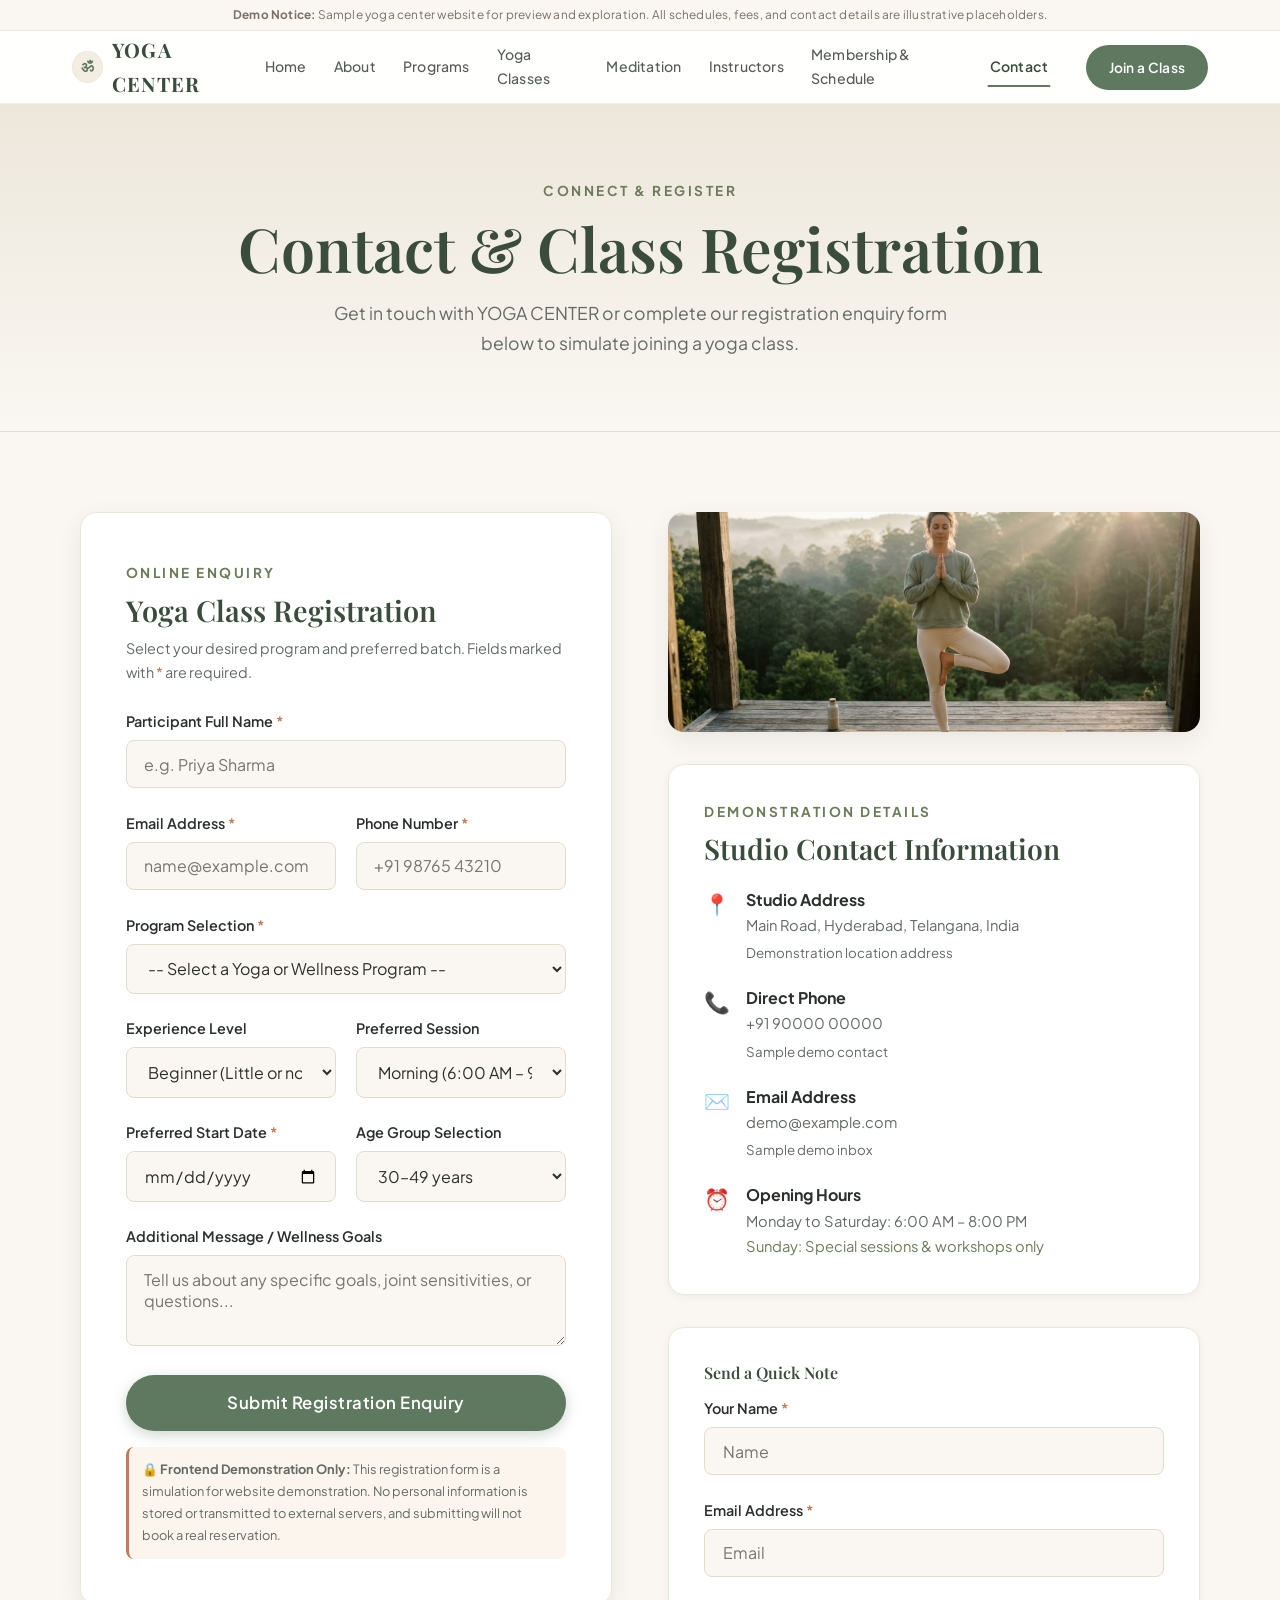
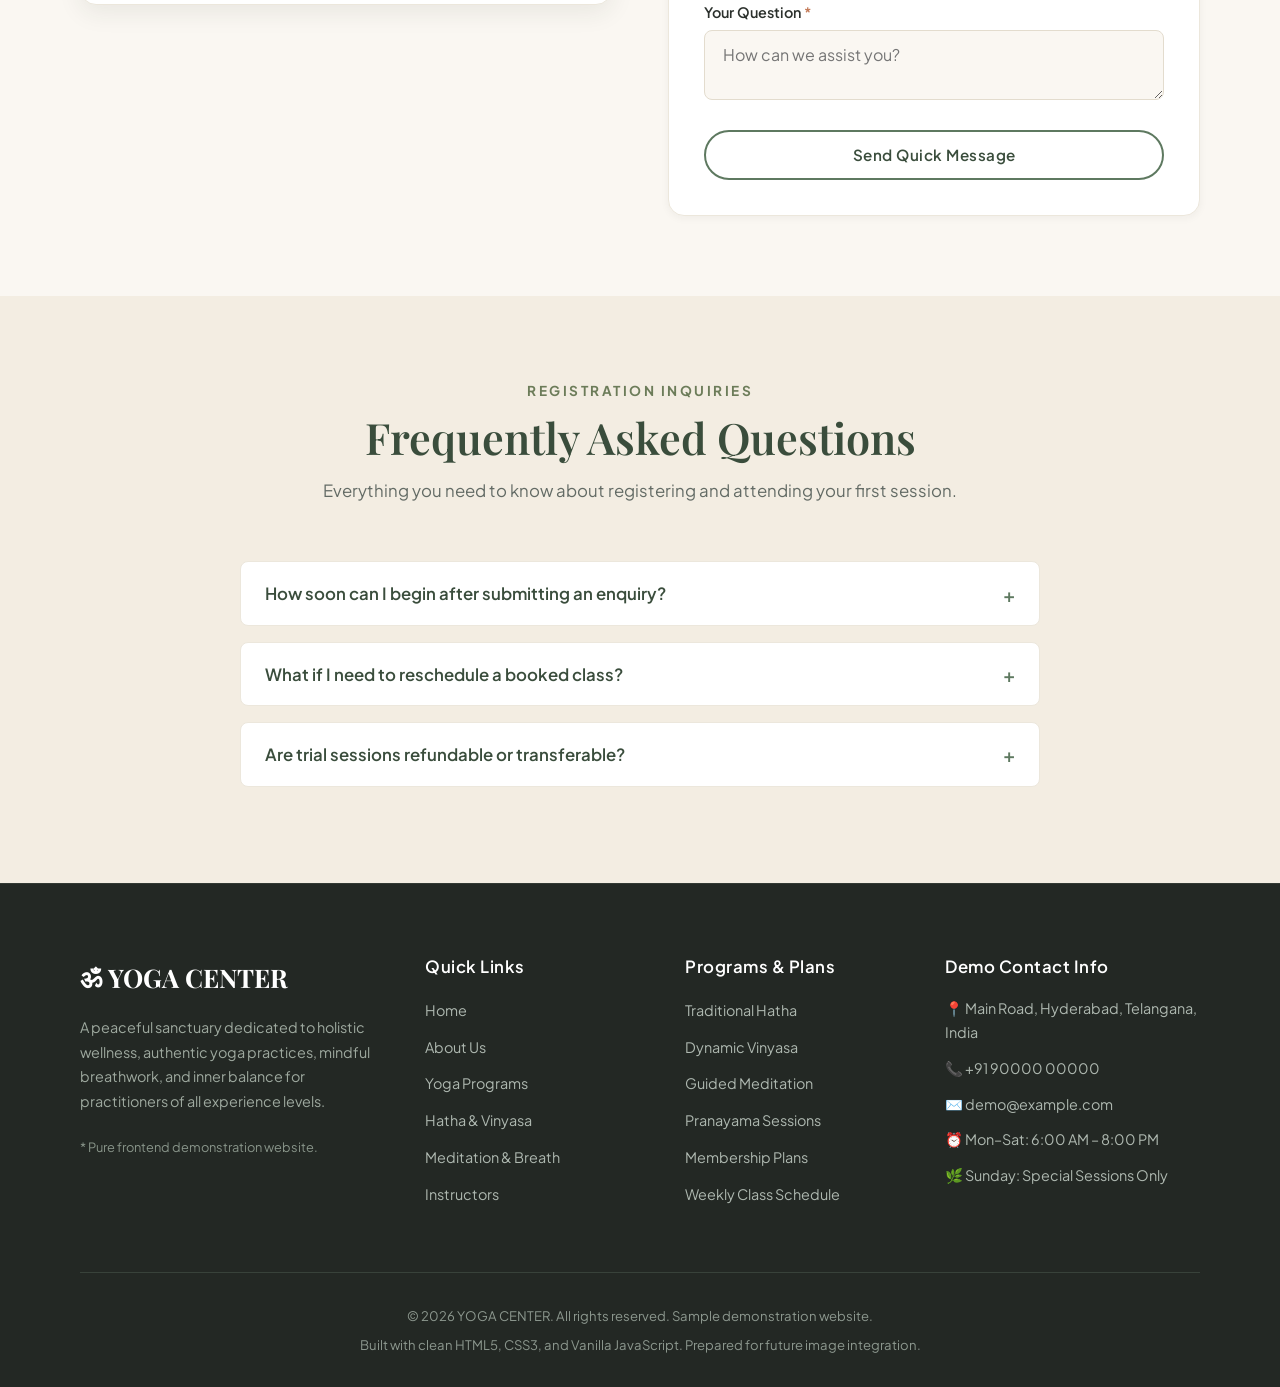
<file: contact.html>
<!DOCTYPE html>
<html lang="en">
<head>
  <meta charset="UTF-8">
  <meta name="viewport" content="width=device-width, initial-scale=1.0">
  <title>Contact & Registration | YOGA CENTER</title>
  <meta name="description" content="Register for yoga classes, book demo sessions, or contact YOGA CENTER in Hyderabad, India.">
  <link rel="preconnect" href="https://fonts.googleapis.com">
  <link rel="preconnect" href="https://fonts.gstatic.com" crossorigin>
  <link href="https://fonts.googleapis.com/css2?family=Playfair+Display:ital,wght@0,400..700;1,400..700&family=Plus+Jakarta+Sans:wght@300;400;500;600;700&display=swap" rel="stylesheet">
  <link rel="stylesheet" href="css/style.css">
</head>
<body>

  <!-- Demo Notice Bar -->
  <aside class="demo-disclaimer-bar">
    <strong>Demo Notice:</strong> Sample yoga center website for preview and exploration. All schedules, fees, and contact details are illustrative placeholders.
  </aside>

  <!-- Sticky Header Navigation -->
  <header class="site-header" id="siteHeader">
    <div class="nav-container">
      <a href="index.html" class="logo-text">
        <span class="logo-symbol">ॐ</span>
        YOGA CENTER
      </a>

      <button class="hamburger" aria-label="Toggle Navigation Menu" aria-expanded="false">
        <span class="hamburger-line"></span>
        <span class="hamburger-line"></span>
        <span class="hamburger-line"></span>
      </button>

      <nav class="nav-menu">
        <a href="index.html" class="nav-link">Home</a>
        <a href="about.html" class="nav-link">About</a>
        <a href="programs.html" class="nav-link">Programs</a>
        <a href="yoga-classes.html" class="nav-link">Yoga Classes</a>
        <a href="meditation.html" class="nav-link">Meditation</a>
        <a href="instructors.html" class="nav-link">Instructors</a>
        <a href="membership.html" class="nav-link">Membership & Schedule</a>
        <a href="contact.html" class="nav-link active">Contact</a>
        <div class="nav-cta">
          <a href="contact.html" class="btn btn-primary">Join a Class</a>
        </div>
      </nav>
    </div>
  </header>

  <main>
    <!-- Contact Hero Banner -->
    <section class="page-banner">
      <div class="container">
        <span class="sub-title">Connect & Register</span>
        <h1>Contact & Class Registration</h1>
        <p>Get in touch with YOGA CENTER or complete our registration enquiry form below to simulate joining a yoga class.</p>
      </div>
    </section>

    <!-- Main Form & Contact Info Section -->
    <section class="section">
      <div class="container">
        <div class="grid-2" style="align-items: flex-start; gap: 3.5rem;">
          
          <!-- Registration Form Card -->
          <div>
            <div class="form-card">
              <span class="sub-title">Online Enquiry</span>
              <h2 style="font-size: 1.8rem; margin-bottom: 0.5rem;">Yoga Class Registration</h2>
              <p style="font-size: 0.9rem; margin-bottom: 1.5rem;">
                Select your desired program and preferred batch. Fields marked with <span style="color: var(--color-terracotta);">*</span> are required.
              </p>

              <!-- Dynamic Alert Message Container -->
              <div id="reg-alert-box" class="alert-box" role="alert"></div>

              <form id="yoga-registration-form" novalidate>
                <!-- Participant Full Name -->
                <div class="form-group">
                  <label for="reg-name" class="form-label">Participant Full Name <span class="required">*</span></label>
                  <input type="text" id="reg-name" name="name" class="form-control" placeholder="e.g. Priya Sharma" required>
                  <div class="error-msg">Please enter your full name (minimum 2 characters).</div>
                </div>

                <!-- Email & Phone Row -->
                <div class="form-row">
                  <div class="form-group">
                    <label for="reg-email" class="form-label">Email Address <span class="required">*</span></label>
                    <input type="email" id="reg-email" name="email" class="form-control" placeholder="name@example.com" required>
                    <div class="error-msg">Please enter a valid email address.</div>
                  </div>
                  <div class="form-group">
                    <label for="reg-phone" class="form-label">Phone Number <span class="required">*</span></label>
                    <input type="tel" id="reg-phone" name="phone" class="form-control" placeholder="+91 98765 43210" required>
                    <div class="error-msg">Please enter a valid phone number.</div>
                  </div>
                </div>

                <!-- Program Selection Dropdown -->
                <div class="form-group">
                  <label for="reg-program" class="form-label">Program Selection <span class="required">*</span></label>
                  <select id="reg-program" name="program" class="form-control" required>
                    <option value="" disabled selected>-- Select a Yoga or Wellness Program --</option>
                    <optgroup label="Classical & Flow Yoga">
                      <option value="Hatha Yoga">Hatha Yoga (₹300 demo)</option>
                      <option value="Vinyasa Yoga">Vinyasa Yoga (₹300 demo)</option>
                      <option value="Ashtanga Yoga">Ashtanga Yoga (₹350 demo)</option>
                      <option value="Gentle Yoga">Gentle Yoga (₹300 demo)</option>
                      <option value="Power Yoga">Power Yoga (₹350 demo)</option>
                      <option value="Flexibility Yoga">Flexibility Yoga (₹300 demo)</option>
                    </optgroup>
                    <optgroup label="Beginners & Meditation">
                      <option value="Beginner Yoga">Yoga for Beginners (₹199 demo)</option>
                      <option value="Basic Yoga Training">Basic Yoga Training (₹999 weekly demo)</option>
                      <option value="Meditation">Guided Meditation (₹250 demo)</option>
                      <option value="Pranayama">Pranayama Breathing (₹250 demo)</option>
                      <option value="Relaxation Practice">Relaxation Practice (₹250 demo)</option>
                    </optgroup>
                    <optgroup label="Memberships & Special Sessions">
                      <option value="Trial Yoga Session">Trial Yoga Session (₹199)</option>
                      <option value="Weekly Yoga Plan">Weekly Yoga Plan (₹999)</option>
                      <option value="Monthly Yoga Membership">Monthly Yoga Membership (₹2,499)</option>
                      <option value="Quarterly Membership">Quarterly Membership (₹6,499)</option>
                      <option value="Annual Membership">Annual Membership (₹19,999)</option>
                      <option value="Personal Yoga Training">Personal Yoga Training (₹800/session)</option>
                      <option value="Weekend Yoga Workshop">Weekend Yoga Workshop (₹999)</option>
                    </optgroup>
                  </select>
                  <div class="error-msg">Please select a program.</div>
                </div>

                <!-- Experience Level & Preferred Session Row -->
                <div class="form-row">
                  <div class="form-group">
                    <label for="reg-experience" class="form-label">Experience Level</label>
                    <select id="reg-experience" name="experience" class="form-control">
                      <option value="Beginner" selected>Beginner (Little or no prior practice)</option>
                      <option value="Intermediate">Intermediate (Practicing occasionally)</option>
                      <option value="Advanced">Advanced (Consistent daily practice)</option>
                    </select>
                  </div>
                  <div class="form-group">
                    <label for="reg-session-time" class="form-label">Preferred Session</label>
                    <select id="reg-session-time" name="session_time" class="form-control">
                      <option value="Morning" selected>Morning (6:00 AM – 9:00 AM)</option>
                      <option value="Afternoon">Afternoon (11:00 AM – 1:00 PM)</option>
                      <option value="Evening">Evening (5:00 PM – 8:00 PM)</option>
                    </select>
                  </div>
                </div>

                <!-- Preferred Start Date & Age Group Row -->
                <div class="form-row">
                  <div class="form-group">
                    <label for="reg-date" class="form-label">Preferred Start Date <span class="required">*</span></label>
                    <input type="date" id="reg-date" name="start_date" class="form-control" required>
                    <div class="error-msg">Please select a preferred start date.</div>
                  </div>
                  <div class="form-group">
                    <label for="reg-age" class="form-label">Age Group Selection</label>
                    <select id="reg-age" name="age_group" class="form-control">
                      <option value="18-29">18–29 years</option>
                      <option value="30-49" selected>30–49 years</option>
                      <option value="50-64">50–64 years</option>
                      <option value="65+">65+ years (Senior-friendly)</option>
                    </select>
                  </div>
                </div>

                <!-- Additional Message / Health Notes -->
                <div class="form-group">
                  <label for="reg-message" class="form-label">Additional Message / Wellness Goals</label>
                  <textarea id="reg-message" name="message" class="form-control" rows="3" placeholder="Tell us about any specific goals, joint sensitivities, or questions..."></textarea>
                </div>

                <button type="submit" class="btn btn-primary" style="width: 100%; font-size: 1.05rem; padding: 0.95rem;">Submit Registration Enquiry</button>

                <!-- Demo Notice Disclaimer -->
                <div class="form-disclaimer">
                  🔒 <strong>Frontend Demonstration Only:</strong> This registration form is a simulation for website demonstration. No personal information is stored or transmitted to external servers, and submitting will not book a real reservation.
                </div>
              </form>
            </div>
          </div>

          <!-- Contact Information & Address Details -->
          <div>
            <!-- REUSABLE IMAGE PLACEHOLDER 1: yoga-center-hero -->
            <!-- Image Replacement Comment: Replace below container with yoga-center-hero.jpg -->
            <div class="yoga-placeholder yoga-center-hero" style="min-height: 220px; margin-bottom: 2rem;">
              <span class="placeholder-badge">Placeholder: yoga-center-hero</span>
              <div class="placeholder-label">Visit YOGA CENTER</div>
              <p class="placeholder-caption">Find your peaceful sanctuary in the heart of Hyderabad.</p>
            </div>

            <div class="card" style="margin-bottom: 2rem;">
              <span class="sub-title">Demonstration Details</span>
              <h3 style="margin-bottom: 1.2rem;">Studio Contact Information</h3>

              <ul style="display: flex; flex-direction: column; gap: 1.2rem;">
                <li style="display: flex; gap: 1rem; align-items: flex-start;">
                  <span style="font-size: 1.3rem;">📍</span>
                  <div>
                    <strong>Studio Address</strong>
                    <p style="margin: 0; font-size: 0.92rem;">Main Road, Hyderabad, Telangana, India</p>
                    <small style="color: var(--color-muted-grey);">Demonstration location address</small>
                  </div>
                </li>

                <li style="display: flex; gap: 1rem; align-items: flex-start;">
                  <span style="font-size: 1.3rem;">📞</span>
                  <div>
                    <strong>Direct Phone</strong>
                    <p style="margin: 0; font-size: 0.92rem;">+91 90000 00000</p>
                    <small style="color: var(--color-muted-grey);">Sample demo contact</small>
                  </div>
                </li>

                <li style="display: flex; gap: 1rem; align-items: flex-start;">
                  <span style="font-size: 1.3rem;">✉️</span>
                  <div>
                    <strong>Email Address</strong>
                    <p style="margin: 0; font-size: 0.92rem;">demo@example.com</p>
                    <small style="color: var(--color-muted-grey);">Sample demo inbox</small>
                  </div>
                </li>

                <li style="display: flex; gap: 1rem; align-items: flex-start;">
                  <span style="font-size: 1.3rem;">⏰</span>
                  <div>
                    <strong>Opening Hours</strong>
                    <p style="margin: 0; font-size: 0.92rem;">Monday to Saturday: 6:00 AM – 8:00 PM</p>
                    <p style="margin: 0; font-size: 0.92rem; color: var(--color-olive);">Sunday: Special sessions & workshops only</p>
                  </div>
                </li>
              </ul>
            </div>

            <!-- General Inquiries Form -->
            <div class="card">
              <h4 style="margin-bottom: 0.8rem;">Send a Quick Note</h4>
              <div id="contact-alert-box" class="alert-box"></div>
              <form id="yoga-contact-form" novalidate>
                <div class="form-group">
                  <label for="contact-name" class="form-label">Your Name <span class="required">*</span></label>
                  <input type="text" id="contact-name" class="form-control" placeholder="Name" required>
                </div>
                <div class="form-group">
                  <label for="contact-email" class="form-label">Email Address <span class="required">*</span></label>
                  <input type="email" id="contact-email" class="form-control" placeholder="Email" required>
                </div>
                <div class="form-group">
                  <label for="contact-message" class="form-label">Your Question <span class="required">*</span></label>
                  <textarea id="contact-message" class="form-control" rows="2" placeholder="How can we assist you?" required></textarea>
                </div>
                <button type="submit" class="btn btn-secondary" style="width: 100%;">Send Quick Message</button>
              </form>
            </div>

          </div>

        </div>
      </div>
    </section>

    <!-- FAQs on Registration -->
    <section class="section section-alt">
      <div class="container">
        <div class="section-header">
          <span class="sub-title">Registration Inquiries</span>
          <h2>Frequently Asked Questions</h2>
          <p>Everything you need to know about registering and attending your first session.</p>
        </div>

        <div class="faq-container">
          <div class="faq-item">
            <button class="faq-question">
              <span>How soon can I begin after submitting an enquiry?</span>
              <span class="faq-icon">+</span>
            </button>
            <div class="faq-answer">
              <p>In a real studio setting, our team would contact you within 24 hours to confirm your preferred batch timing and prepare your orientation. (On this demo site, the form is an instant client-side preview!)</p>
            </div>
          </div>

          <div class="faq-item">
            <button class="faq-question">
              <span>What if I need to reschedule a booked class?</span>
              <span class="faq-icon">+</span>
            </button>
            <div class="faq-answer">
              <p>Members can easily reschedule or pause class attendance with 12 hours advance notice via phone or email.</p>
            </div>
          </div>

          <div class="faq-item">
            <button class="faq-question">
              <span>Are trial sessions refundable or transferable?</span>
              <span class="faq-icon">+</span>
            </button>
            <div class="faq-answer">
              <p>Demonstration passes are illustrative only. In typical studio policy, trial sessions can be credited toward any monthly membership enrollment.</p>
            </div>
          </div>
        </div>
      </div>
    </section>
  </main>

  <!-- Complete Standard Footer -->
  <footer class="site-footer">
    <div class="container">
      <div class="footer-grid">
        <div>
          <span class="footer-logo">ॐ YOGA CENTER</span>
          <p class="footer-desc">
            A peaceful sanctuary dedicated to holistic wellness, authentic yoga practices, mindful breathwork, and inner balance for practitioners of all experience levels.
          </p>
          <p style="font-size: 0.8rem; color: #889489;">* Pure frontend demonstration website.</p>
        </div>
        <div>
          <h4 class="footer-heading">Quick Links</h4>
          <ul class="footer-links">
            <li><a href="index.html">Home</a></li>
            <li><a href="about.html">About Us</a></li>
            <li><a href="programs.html">Yoga Programs</a></li>
            <li><a href="yoga-classes.html">Hatha & Vinyasa</a></li>
            <li><a href="meditation.html">Meditation & Breath</a></li>
            <li><a href="instructors.html">Instructors</a></li>
          </ul>
        </div>
        <div>
          <h4 class="footer-heading">Programs & Plans</h4>
          <ul class="footer-links">
            <li><a href="programs.html">Traditional Hatha</a></li>
            <li><a href="yoga-classes.html">Dynamic Vinyasa</a></li>
            <li><a href="meditation.html">Guided Meditation</a></li>
            <li><a href="meditation.html">Pranayama Sessions</a></li>
            <li><a href="membership.html">Membership Plans</a></li>
            <li><a href="membership.html">Weekly Class Schedule</a></li>
          </ul>
        </div>
        <div>
          <h4 class="footer-heading">Demo Contact Info</h4>
          <ul class="footer-contact">
            <li>📍 Main Road, Hyderabad, Telangana, India</li>
            <li>📞 +91 90000 00000</li>
            <li>✉️ demo@example.com</li>
            <li>⏰ Mon–Sat: 6:00 AM – 8:00 PM</li>
            <li>🌿 Sunday: Special Sessions Only</li>
          </ul>
        </div>
      </div>
      <div class="footer-bottom">
        <p>&copy; 2026 YOGA CENTER. All rights reserved. Sample demonstration website.</p>
        <p>Built with clean HTML5, CSS3, and Vanilla JavaScript. Prepared for future image integration.</p>
      </div>
    </div>
  </footer>

  <button class="back-to-top" id="backToTopBtn" aria-label="Back to top">↑</button>
  <script src="js/script.js"></script>
</body>
</html>
</file>
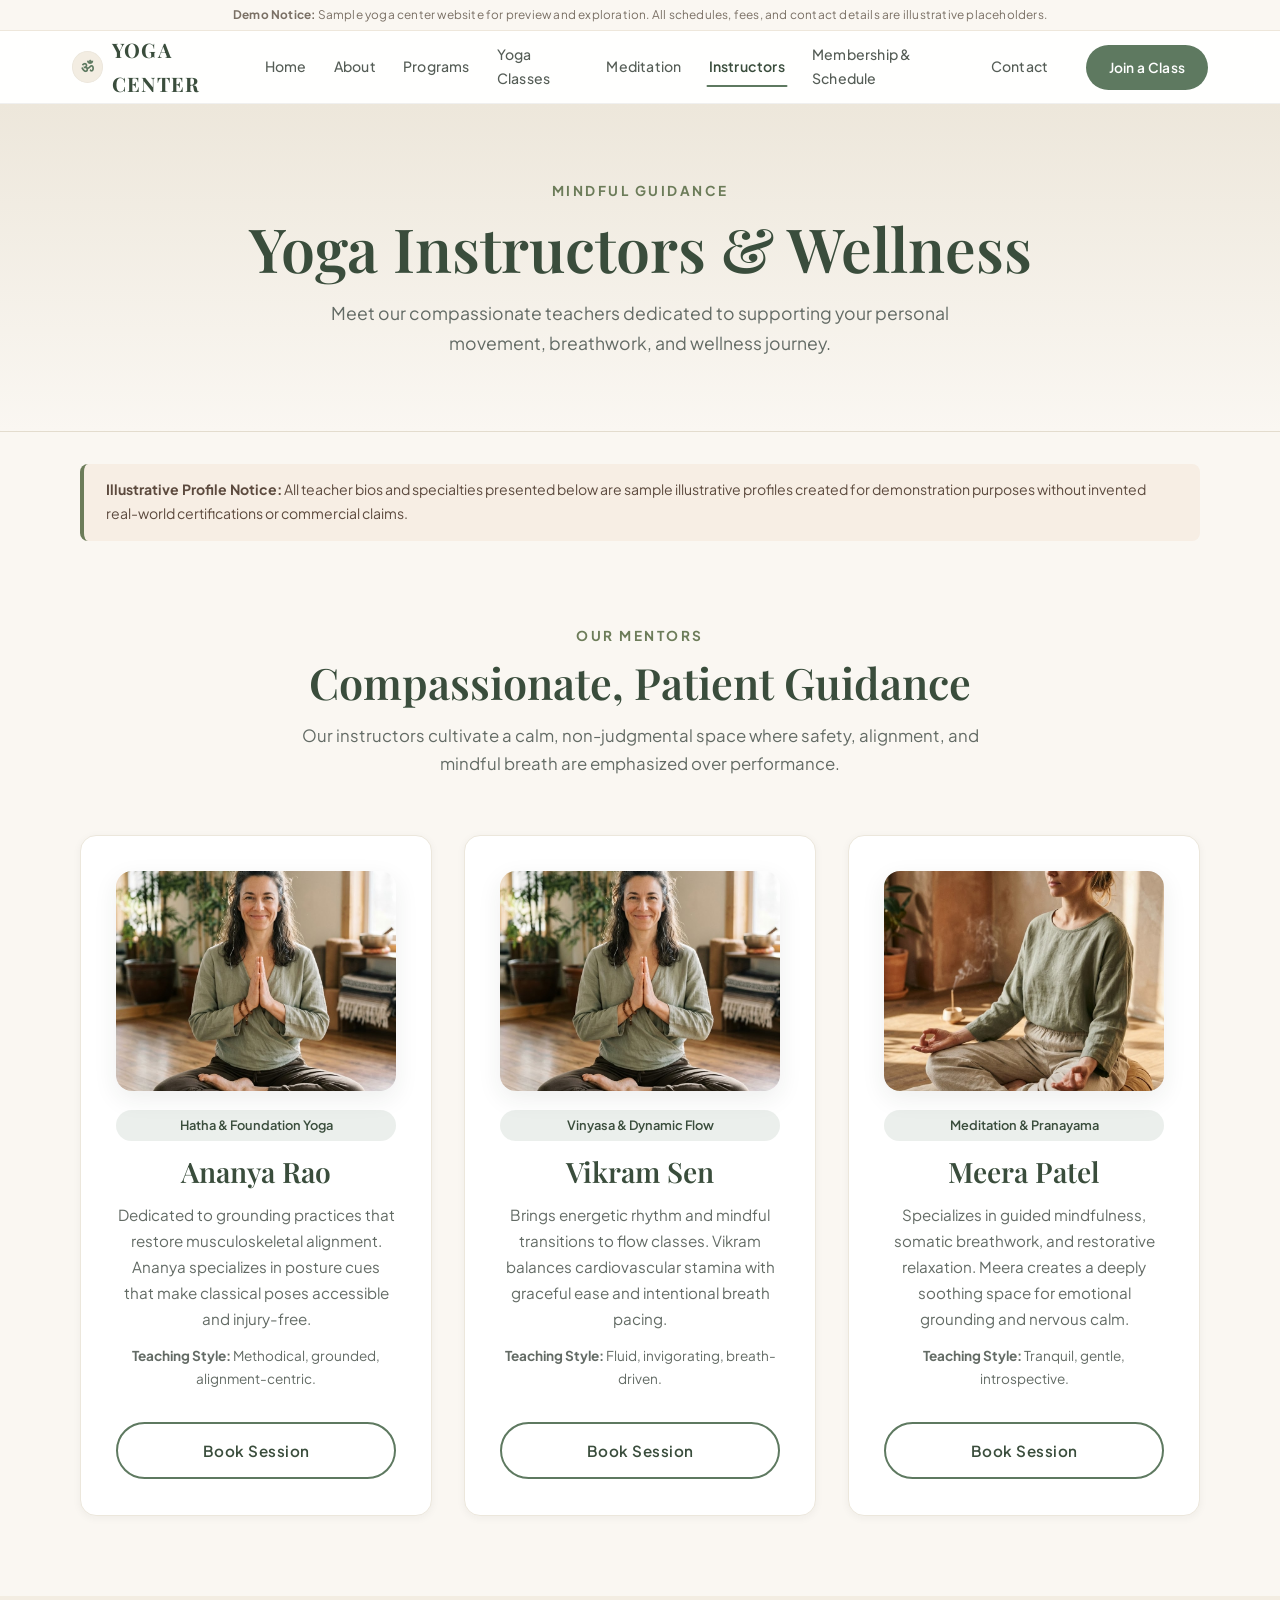
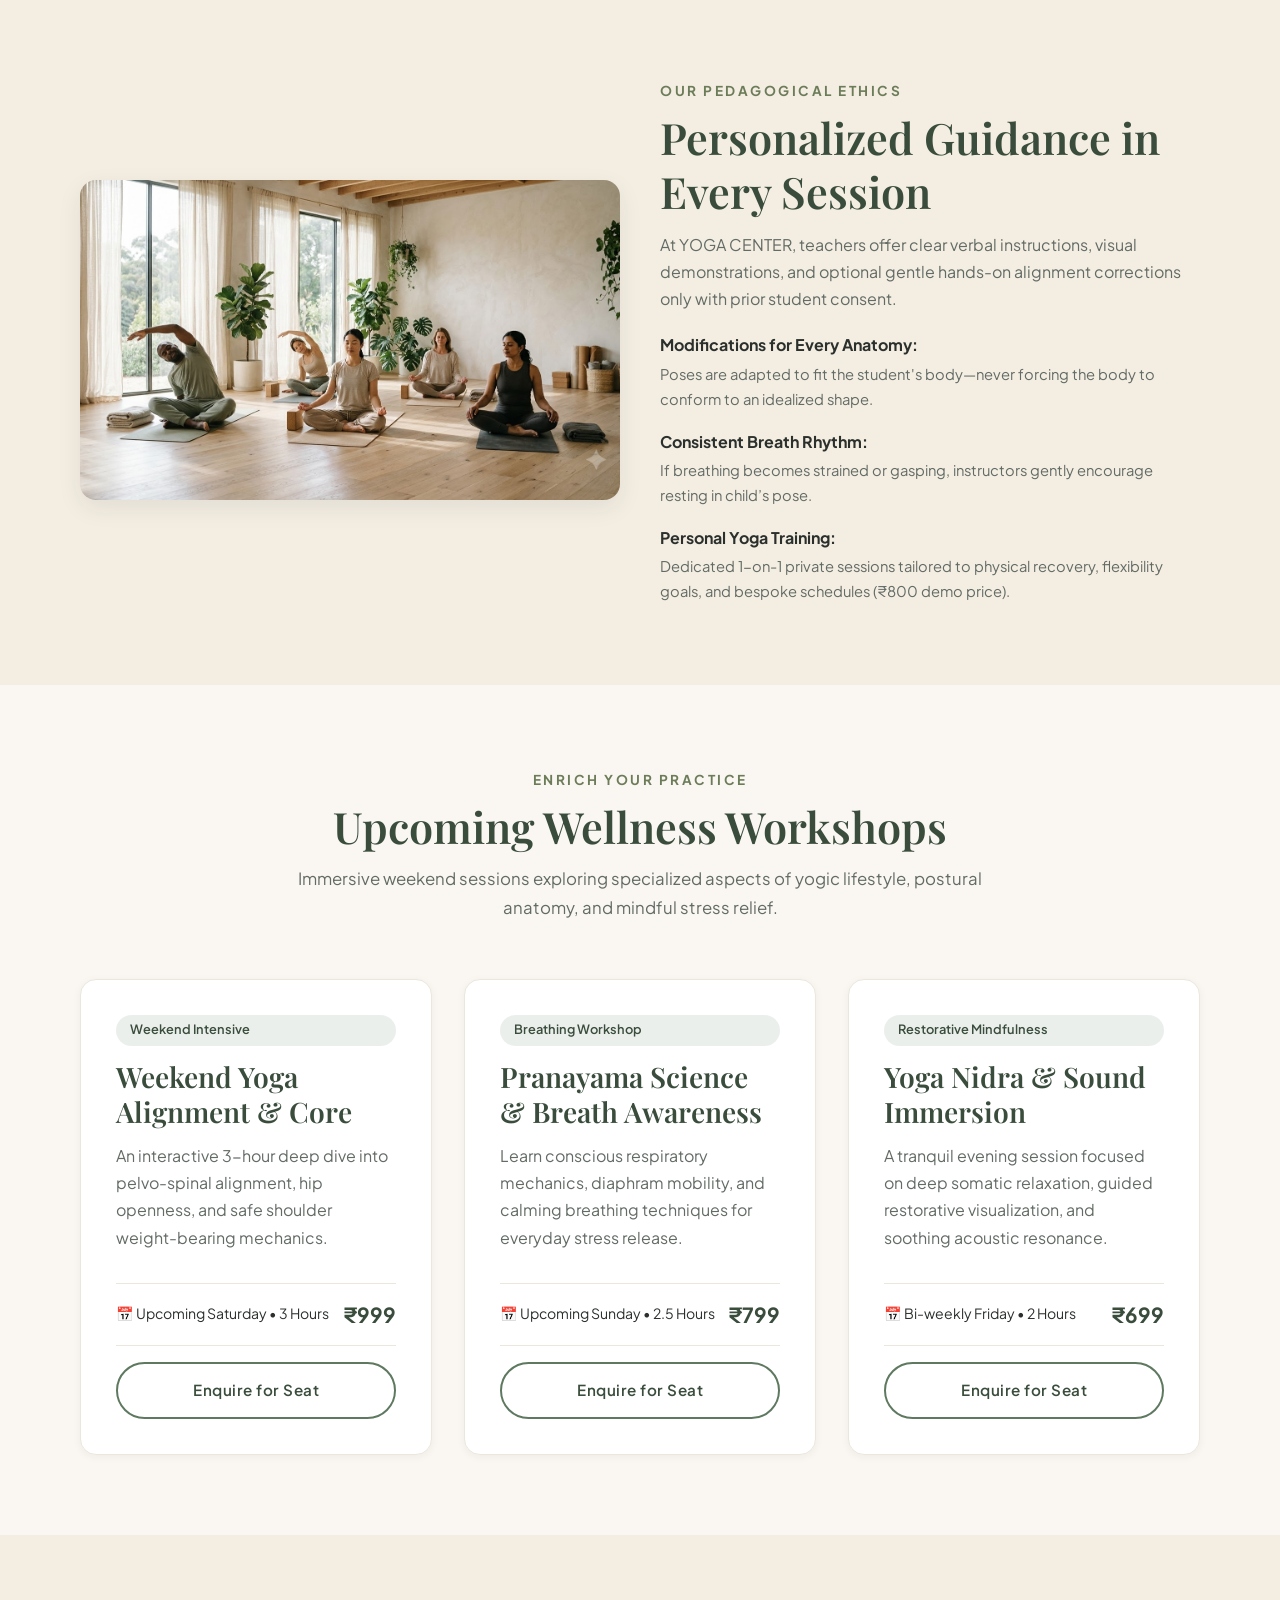
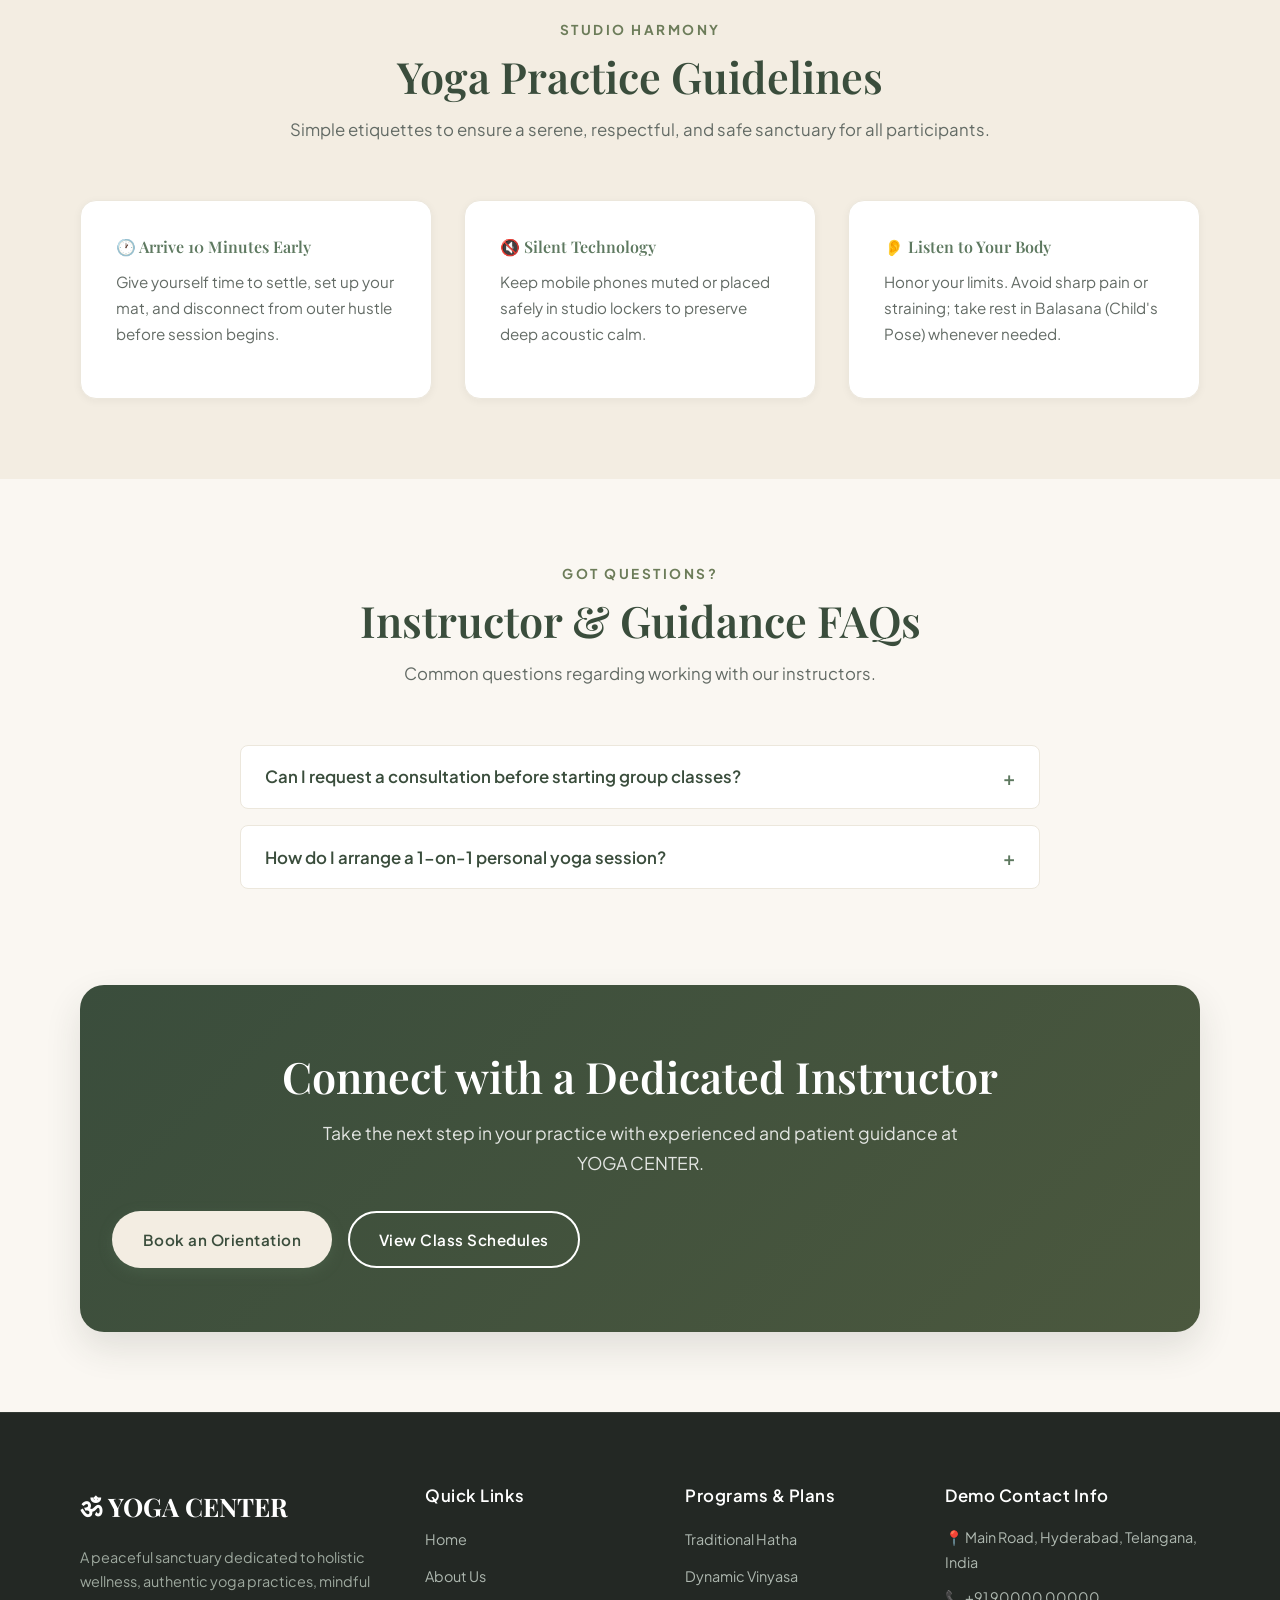
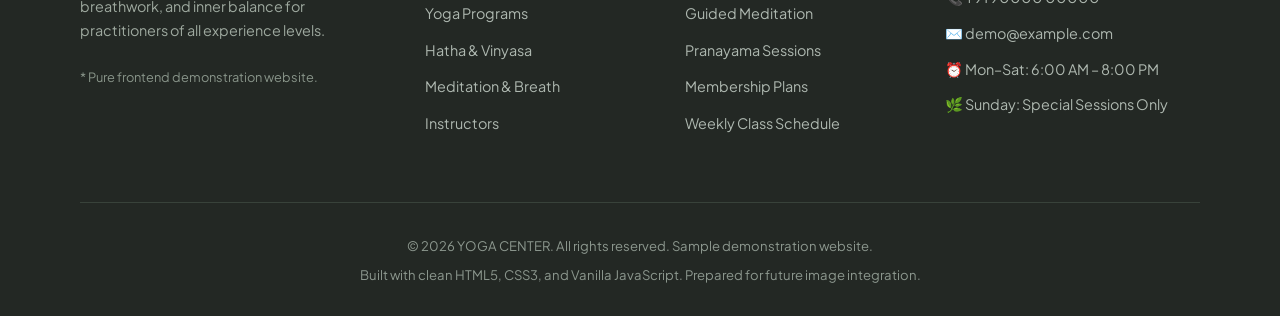
<file: instructors.html>
<!DOCTYPE html>
<html lang="en">
<head>
  <meta charset="UTF-8">
  <meta name="viewport" content="width=device-width, initial-scale=1.0">
  <title>Instructors & Wellness Workshops | YOGA CENTER</title>
  <meta name="description" content="Meet our attentive yoga guides, discover our teaching philosophy, wellness workshops, and practice guidelines at YOGA CENTER.">
  <link rel="preconnect" href="https://fonts.googleapis.com">
  <link rel="preconnect" href="https://fonts.gstatic.com" crossorigin>
  <link href="https://fonts.googleapis.com/css2?family=Playfair+Display:ital,wght@0,400..700;1,400..700&family=Plus+Jakarta+Sans:wght@300;400;500;600;700&display=swap" rel="stylesheet">
  <link rel="stylesheet" href="css/style.css">
</head>
<body>

  <!-- Demo Notice Bar -->
  <aside class="demo-disclaimer-bar">
    <strong>Demo Notice:</strong> Sample yoga center website for preview and exploration. All schedules, fees, and contact details are illustrative placeholders.
  </aside>

  <!-- Sticky Header Navigation -->
  <header class="site-header" id="siteHeader">
    <div class="nav-container">
      <a href="index.html" class="logo-text">
        <span class="logo-symbol">ॐ</span>
        YOGA CENTER
      </a>

      <button class="hamburger" aria-label="Toggle Navigation Menu" aria-expanded="false">
        <span class="hamburger-line"></span>
        <span class="hamburger-line"></span>
        <span class="hamburger-line"></span>
      </button>

      <nav class="nav-menu">
        <a href="index.html" class="nav-link">Home</a>
        <a href="about.html" class="nav-link">About</a>
        <a href="programs.html" class="nav-link">Programs</a>
        <a href="yoga-classes.html" class="nav-link">Yoga Classes</a>
        <a href="meditation.html" class="nav-link">Meditation</a>
        <a href="instructors.html" class="nav-link active">Instructors</a>
        <a href="membership.html" class="nav-link">Membership & Schedule</a>
        <a href="contact.html" class="nav-link">Contact</a>
        <div class="nav-cta">
          <a href="contact.html" class="btn btn-primary">Join a Class</a>
        </div>
      </nav>
    </div>
  </header>

  <main>
    <!-- Page Banner -->
    <section class="page-banner">
      <div class="container">
        <span class="sub-title">Mindful Guidance</span>
        <h1>Yoga Instructors & Wellness</h1>
        <p>Meet our compassionate teachers dedicated to supporting your personal movement, breathwork, and wellness journey.</p>
      </div>
    </section>

    <!-- Notice on sample profiles -->
    <div class="container" style="margin-top: 2rem;">
      <div style="background-color: #f7eee4; border-left: 4px solid var(--color-olive); padding: 0.9rem 1.4rem; border-radius: var(--radius-sm); font-size: 0.88rem; color: var(--color-earth-brown);">
        <strong>Illustrative Profile Notice:</strong> All teacher bios and specialties presented below are sample illustrative profiles created for demonstration purposes without invented real-world certifications or commercial claims.
      </div>
    </div>

    <!-- Instructor Profiles -->
    <section class="section">
      <div class="container">
        <div class="section-header">
          <span class="sub-title">Our Mentors</span>
          <h2>Compassionate, Patient Guidance</h2>
          <p>Our instructors cultivate a calm, non-judgmental space where safety, alignment, and mindful breath are emphasized over performance.</p>
        </div>

        <div class="grid-3">
          <!-- Instructor 1 -->
          <div class="card" style="text-align: center;">
            <!-- REUSABLE IMAGE PLACEHOLDER 7: yoga-instructor -->
            <!-- Image Replacement Comment: Replace below container with yoga-instructor.jpg -->
            <div class="yoga-placeholder yoga-instructor" style="min-height: 220px; margin-bottom: 1.2rem;">
              <span class="placeholder-badge">Placeholder: yoga-instructor</span>
              <div class="placeholder-label">Ananya Rao</div>
            </div>
            <span class="badge">Hatha & Foundation Yoga</span>
            <h3>Ananya Rao</h3>
            <p style="font-size: 0.95rem; margin-bottom: 0.8rem;">
              Dedicated to grounding practices that restore musculoskeletal alignment. Ananya specializes in posture cues that make classical poses accessible and injury-free.
            </p>
            <p style="font-size: 0.85rem; color: var(--color-muted-grey);"><strong>Teaching Style:</strong> Methodical, grounded, alignment-centric.</p>
            <div style="margin-top: auto; padding-top: 1rem;">
              <a href="contact.html?program=Hatha+Yoga" class="btn btn-secondary" style="width: 100%;">Book Session</a>
            </div>
          </div>

          <!-- Instructor 2 -->
          <div class="card" style="text-align: center;">
            <!-- REUSABLE IMAGE PLACEHOLDER 7: yoga-instructor -->
            <!-- Image Replacement Comment: Replace below container with yoga-instructor.jpg -->
            <div class="yoga-placeholder yoga-instructor" style="min-height: 220px; margin-bottom: 1.2rem;">
              <span class="placeholder-badge">Placeholder: yoga-instructor</span>
              <div class="placeholder-label">Vikram Sen</div>
            </div>
            <span class="badge">Vinyasa & Dynamic Flow</span>
            <h3>Vikram Sen</h3>
            <p style="font-size: 0.95rem; margin-bottom: 0.8rem;">
              Brings energetic rhythm and mindful transitions to flow classes. Vikram balances cardiovascular stamina with graceful ease and intentional breath pacing.
            </p>
            <p style="font-size: 0.85rem; color: var(--color-muted-grey);"><strong>Teaching Style:</strong> Fluid, invigorating, breath-driven.</p>
            <div style="margin-top: auto; padding-top: 1rem;">
              <a href="contact.html?program=Vinyasa+Yoga" class="btn btn-secondary" style="width: 100%;">Book Session</a>
            </div>
          </div>

          <!-- Instructor 3 -->
          <div class="card" style="text-align: center;">
            <!-- REUSABLE IMAGE PLACEHOLDER 3: yoga-meditation -->
            <!-- Image Replacement Comment: Replace below container with yoga-meditation.jpg -->
            <div class="yoga-placeholder yoga-meditation" style="min-height: 220px; margin-bottom: 1.2rem;">
              <span class="placeholder-badge">Placeholder: yoga-meditation</span>
              <div class="placeholder-label">Meera Patel</div>
            </div>
            <span class="badge">Meditation & Pranayama</span>
            <h3>Meera Patel</h3>
            <p style="font-size: 0.95rem; margin-bottom: 0.8rem;">
              Specializes in guided mindfulness, somatic breathwork, and restorative relaxation. Meera creates a deeply soothing space for emotional grounding and nervous calm.
            </p>
            <p style="font-size: 0.85rem; color: var(--color-muted-grey);"><strong>Teaching Style:</strong> Tranquil, gentle, introspective.</p>
            <div style="margin-top: auto; padding-top: 1rem;">
              <a href="contact.html?program=Meditation" class="btn btn-secondary" style="width: 100%;">Book Session</a>
            </div>
          </div>
        </div>
      </div>
    </section>

    <!-- Class Guidance Approach & Personal Training -->
    <section class="section section-alt">
      <div class="container">
        <div class="grid-2" style="align-items: center;">
          <div>
            <!-- REUSABLE IMAGE PLACEHOLDER 2: group-yoga-session -->
            <!-- Image Replacement Comment: Replace below container with group-yoga-session.jpg -->
            <div class="yoga-placeholder group-yoga-session placeholder-banner" role="img" aria-label="Group yoga class with participants practising together">
              <span class="placeholder-badge">Placeholder: group-yoga-session</span>
              <div class="placeholder-label">Mindful Instruction</div>
              <p class="placeholder-caption">Group yoga class with participants practising together under compassionate teacher supervision.</p>
            </div>
          </div>

          <div>
            <span class="sub-title">Our Pedagogical Ethics</span>
            <h2>Personalized Guidance in Every Session</h2>
            <p>
              At YOGA CENTER, teachers offer clear verbal instructions, visual demonstrations, and optional gentle hands-on alignment corrections only with prior student consent.
            </p>
            <div style="display: flex; flex-direction: column; gap: 1rem; margin-top: 1.2rem;">
              <div>
                <strong>Modifications for Every Anatomy:</strong>
                <p style="font-size: 0.92rem; margin: 0.2rem 0 0 0;">Poses are adapted to fit the student's body—never forcing the body to conform to an idealized shape.</p>
              </div>
              <div>
                <strong>Consistent Breath Rhythm:</strong>
                <p style="font-size: 0.92rem; margin: 0.2rem 0 0 0;">If breathing becomes strained or gasping, instructors gently encourage resting in child’s pose.</p>
              </div>
              <div>
                <strong>Personal Yoga Training:</strong>
                <p style="font-size: 0.92rem; margin: 0.2rem 0 0 0;">Dedicated 1-on-1 private sessions tailored to physical recovery, flexibility goals, and bespoke schedules (₹800 demo price).</p>
              </div>
            </div>
          </div>
        </div>
      </div>
    </section>

    <!-- Wellness Workshops -->
    <section class="section">
      <div class="container">
        <div class="section-header">
          <span class="sub-title">Enrich Your Practice</span>
          <h2>Upcoming Wellness Workshops</h2>
          <p>Immersive weekend sessions exploring specialized aspects of yogic lifestyle, postural anatomy, and mindful stress relief.</p>
        </div>

        <div class="grid-3">
          <div class="card">
            <span class="badge">Weekend Intensive</span>
            <h3>Weekend Yoga Alignment & Core</h3>
            <p>An interactive 3-hour deep dive into pelvo-spinal alignment, hip openness, and safe shoulder weight-bearing mechanics.</p>
            <div class="program-meta">
              <span>📅 Upcoming Saturday • 3 Hours</span>
              <span class="program-price">₹999</span>
            </div>
            <a href="contact.html?program=Weekend+Yoga+Workshop" class="btn btn-secondary">Enquire for Seat</a>
          </div>

          <div class="card">
            <span class="badge">Breathing Workshop</span>
            <h3>Pranayama Science & Breath Awareness</h3>
            <p>Learn conscious respiratory mechanics, diaphram mobility, and calming breathing techniques for everyday stress release.</p>
            <div class="program-meta">
              <span>📅 Upcoming Sunday • 2.5 Hours</span>
              <span class="program-price">₹799</span>
            </div>
            <a href="contact.html?program=Pranayama+Workshop" class="btn btn-secondary">Enquire for Seat</a>
          </div>

          <div class="card">
            <span class="badge">Restorative Mindfulness</span>
            <h3>Yoga Nidra & Sound Immersion</h3>
            <p>A tranquil evening session focused on deep somatic relaxation, guided restorative visualization, and soothing acoustic resonance.</p>
            <div class="program-meta">
              <span>📅 Bi-weekly Friday • 2 Hours</span>
              <span class="program-price">₹699</span>
            </div>
            <a href="contact.html?program=Yoga+Nidra+Workshop" class="btn btn-secondary">Enquire for Seat</a>
          </div>
        </div>
      </div>
    </section>

    <!-- Practice Guidelines & Etiquette -->
    <section class="section section-alt">
      <div class="container">
        <div class="section-header">
          <span class="sub-title">Studio Harmony</span>
          <h2>Yoga Practice Guidelines</h2>
          <p>Simple etiquettes to ensure a serene, respectful, and safe sanctuary for all participants.</p>
        </div>

        <div class="grid-3">
          <div class="card">
            <h4 style="color: var(--color-primary-sage);">🕐 Arrive 10 Minutes Early</h4>
            <p style="font-size: 0.95rem;">Give yourself time to settle, set up your mat, and disconnect from outer hustle before session begins.</p>
          </div>
          <div class="card">
            <h4 style="color: var(--color-primary-sage);">🔇 Silent Technology</h4>
            <p style="font-size: 0.95rem;">Keep mobile phones muted or placed safely in studio lockers to preserve deep acoustic calm.</p>
          </div>
          <div class="card">
            <h4 style="color: var(--color-primary-sage);">👂 Listen to Your Body</h4>
            <p style="font-size: 0.95rem;">Honor your limits. Avoid sharp pain or straining; take rest in Balasana (Child's Pose) whenever needed.</p>
          </div>
        </div>
      </div>
    </section>

    <!-- FAQs -->
    <section class="section">
      <div class="container">
        <div class="section-header">
          <span class="sub-title">Got Questions?</span>
          <h2>Instructor & Guidance FAQs</h2>
          <p>Common questions regarding working with our instructors.</p>
        </div>

        <div class="faq-container">
          <div class="faq-item">
            <button class="faq-question">
              <span>Can I request a consultation before starting group classes?</span>
              <span class="faq-icon">+</span>
            </button>
            <div class="faq-answer">
              <p>Yes. We welcome prospective students to drop by for a brief 10-minute informal orientation to discuss flexibility levels, health background, and class selection.</p>
            </div>
          </div>

          <div class="faq-item">
            <button class="faq-question">
              <span>How do I arrange a 1-on-1 personal yoga session?</span>
              <span class="faq-icon">+</span>
            </button>
            <div class="faq-answer">
              <p>Simply choose 'Personal Yoga Training' on our contact registration form or speak directly with our studio coordinator to align on preferred time slots.</p>
            </div>
          </div>
        </div>
      </div>
    </section>

    <!-- Call to Action -->
    <section class="section" style="padding-top: 0;">
      <div class="container">
        <div class="cta-banner">
          <h2>Connect with a Dedicated Instructor</h2>
          <p>Take the next step in your practice with experienced and patient guidance at YOGA CENTER.</p>
          <div class="btn-group">
            <a href="contact.html" class="btn btn-primary">Book an Orientation</a>
            <a href="membership.html" class="btn btn-secondary" style="border-color: #fff; color: #fff;">View Class Schedules</a>
          </div>
        </div>
      </div>
    </section>
  </main>

  <!-- Complete Standard Footer -->
  <footer class="site-footer">
    <div class="container">
      <div class="footer-grid">
        <div>
          <span class="footer-logo">ॐ YOGA CENTER</span>
          <p class="footer-desc">
            A peaceful sanctuary dedicated to holistic wellness, authentic yoga practices, mindful breathwork, and inner balance for practitioners of all experience levels.
          </p>
          <p style="font-size: 0.8rem; color: #889489;">* Pure frontend demonstration website.</p>
        </div>
        <div>
          <h4 class="footer-heading">Quick Links</h4>
          <ul class="footer-links">
            <li><a href="index.html">Home</a></li>
            <li><a href="about.html">About Us</a></li>
            <li><a href="programs.html">Yoga Programs</a></li>
            <li><a href="yoga-classes.html">Hatha & Vinyasa</a></li>
            <li><a href="meditation.html">Meditation & Breath</a></li>
            <li><a href="instructors.html">Instructors</a></li>
          </ul>
        </div>
        <div>
          <h4 class="footer-heading">Programs & Plans</h4>
          <ul class="footer-links">
            <li><a href="programs.html">Traditional Hatha</a></li>
            <li><a href="yoga-classes.html">Dynamic Vinyasa</a></li>
            <li><a href="meditation.html">Guided Meditation</a></li>
            <li><a href="meditation.html">Pranayama Sessions</a></li>
            <li><a href="membership.html">Membership Plans</a></li>
            <li><a href="membership.html">Weekly Class Schedule</a></li>
          </ul>
        </div>
        <div>
          <h4 class="footer-heading">Demo Contact Info</h4>
          <ul class="footer-contact">
            <li>📍 Main Road, Hyderabad, Telangana, India</li>
            <li>📞 +91 90000 00000</li>
            <li>✉️ demo@example.com</li>
            <li>⏰ Mon–Sat: 6:00 AM – 8:00 PM</li>
            <li>🌿 Sunday: Special Sessions Only</li>
          </ul>
        </div>
      </div>
      <div class="footer-bottom">
        <p>&copy; 2026 YOGA CENTER. All rights reserved. Sample demonstration website.</p>
        <p>Built with clean HTML5, CSS3, and Vanilla JavaScript. Prepared for future image integration.</p>
      </div>
    </div>
  </footer>

  <button class="back-to-top" id="backToTopBtn" aria-label="Back to top">↑</button>
  <script src="js/script.js"></script>
</body>
</html>
</file>
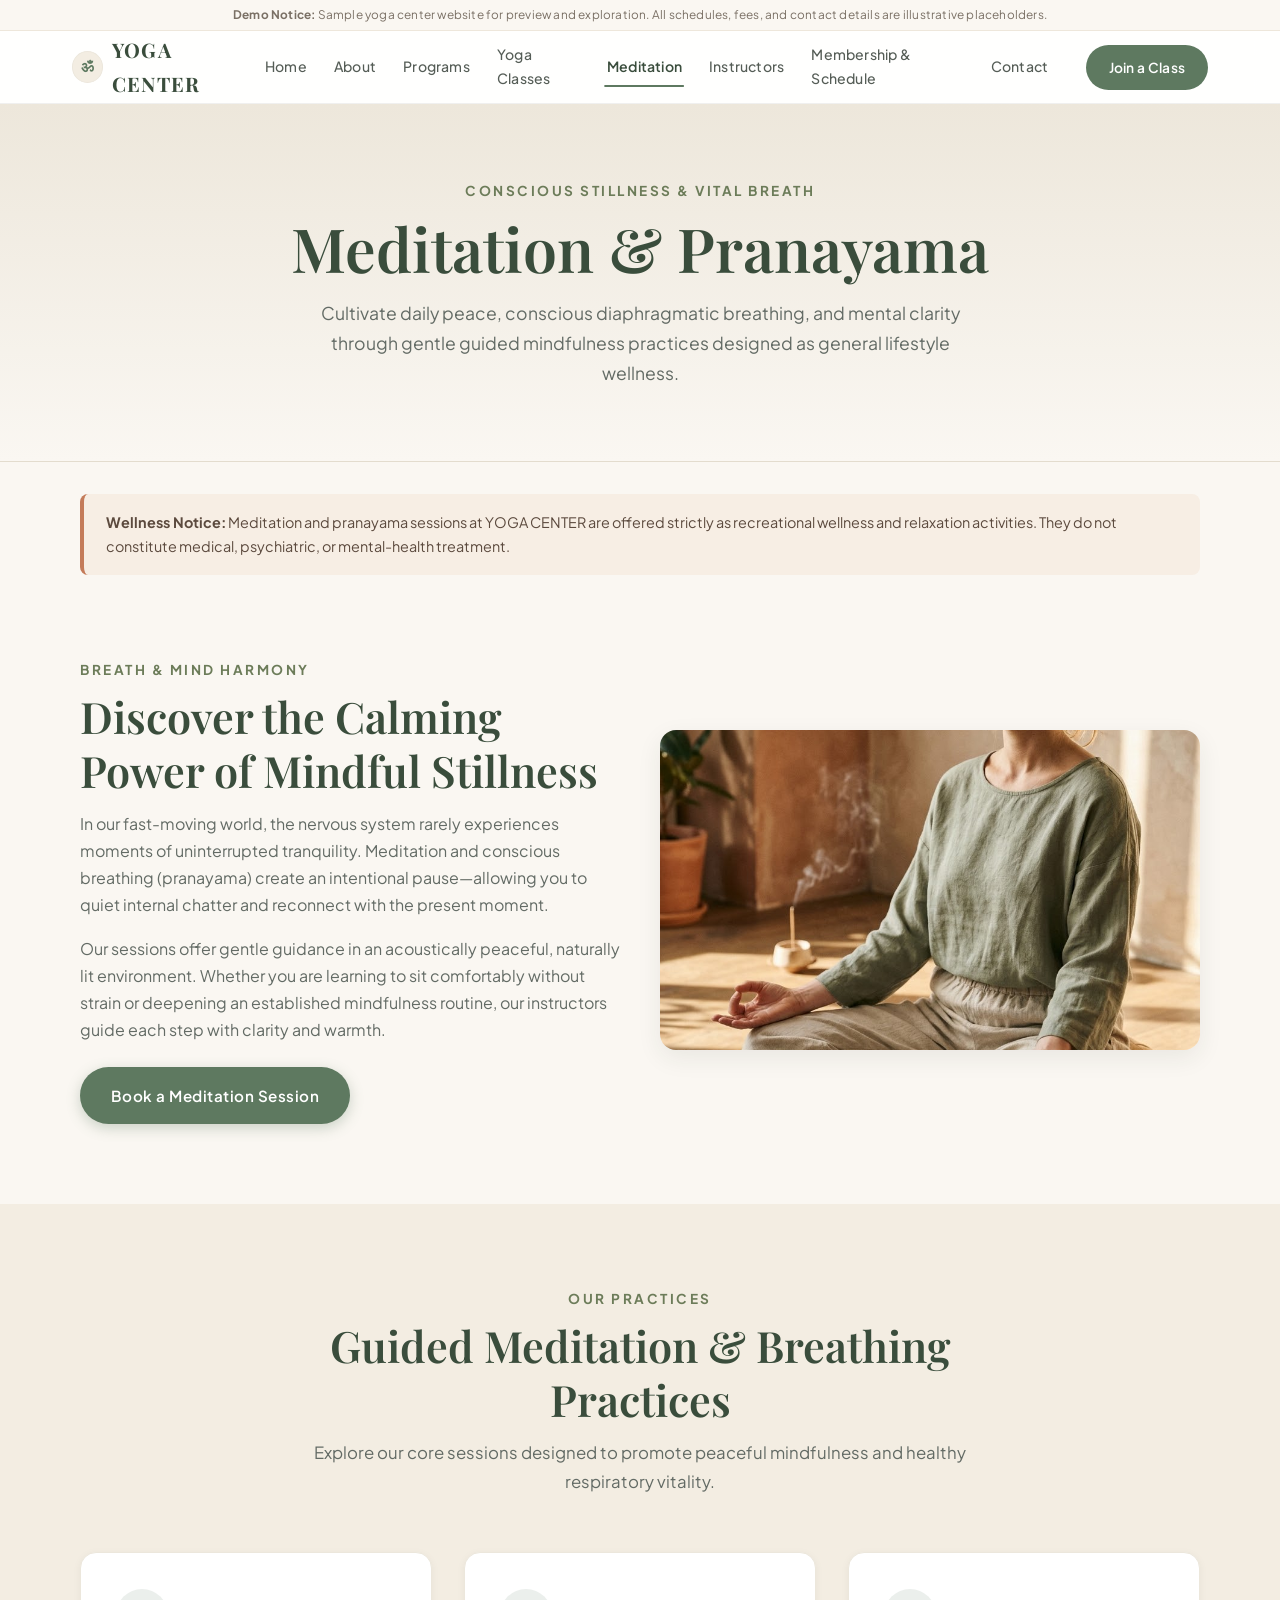
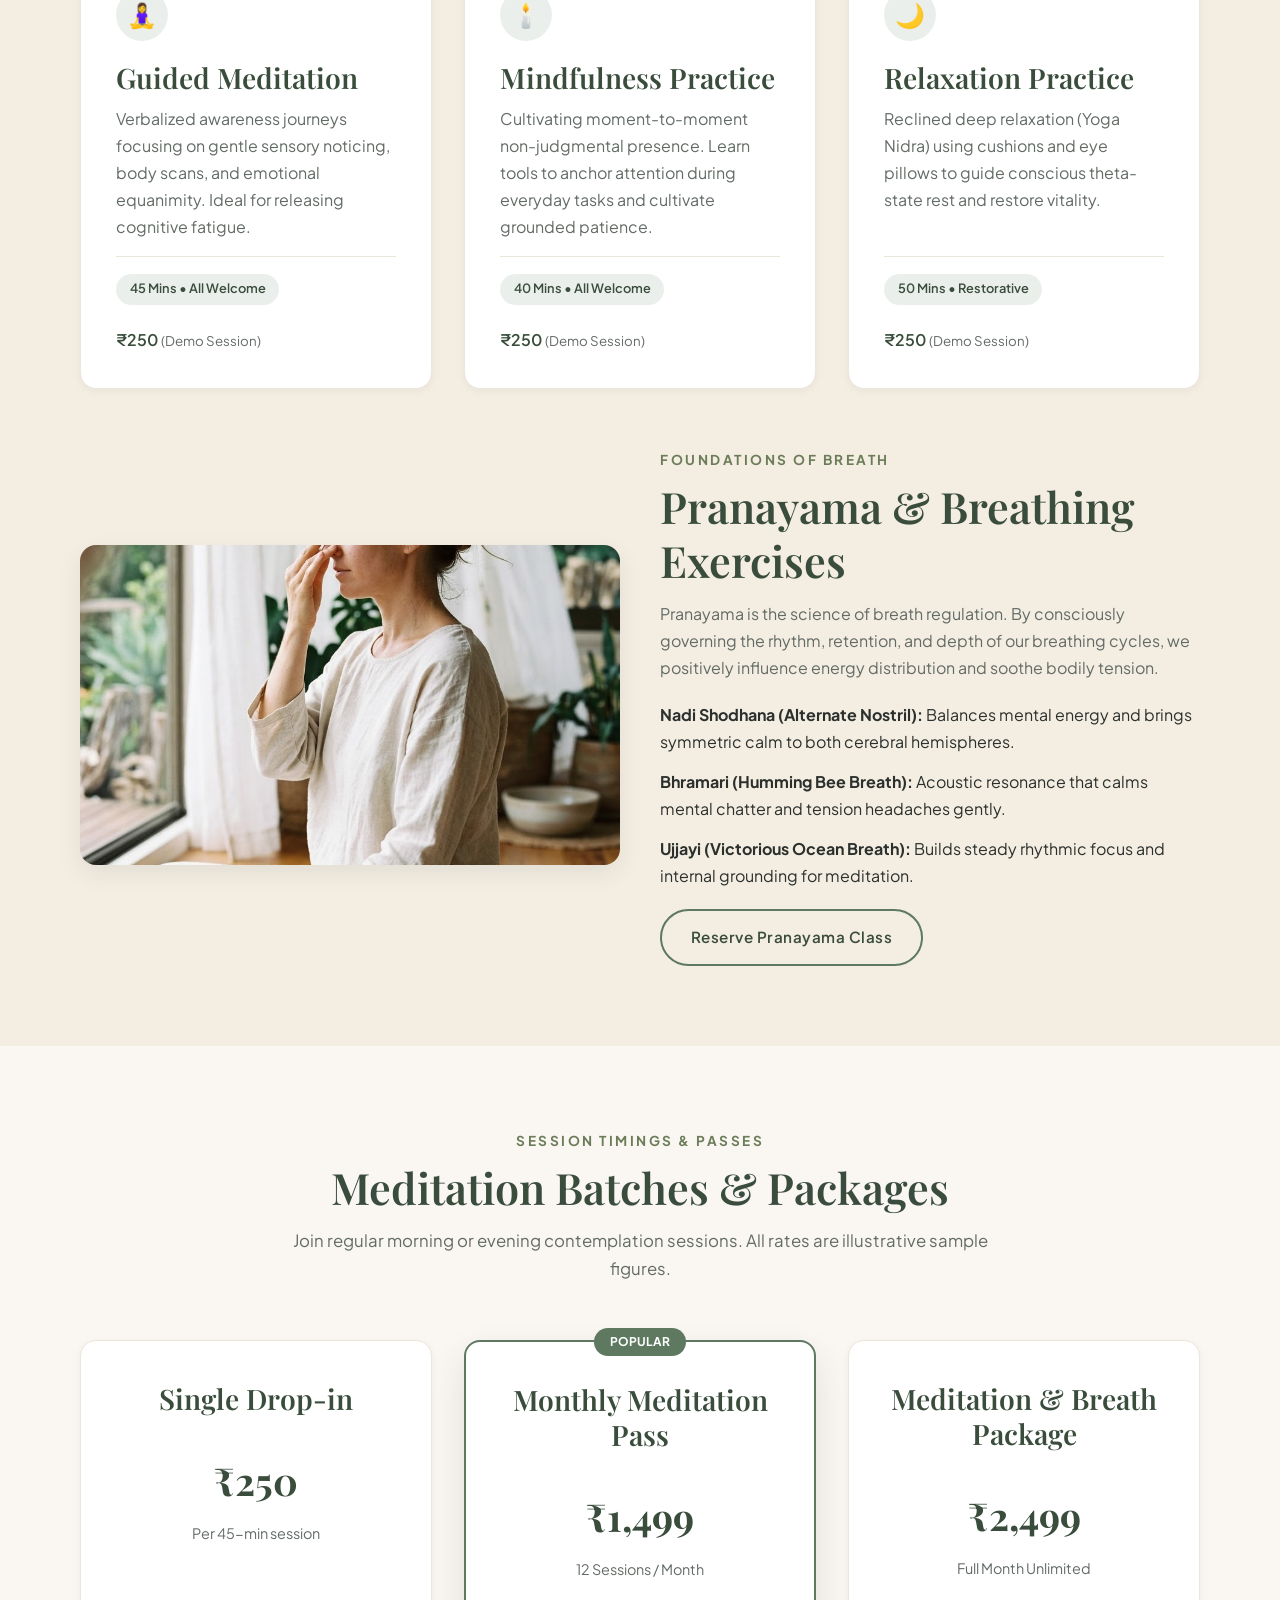
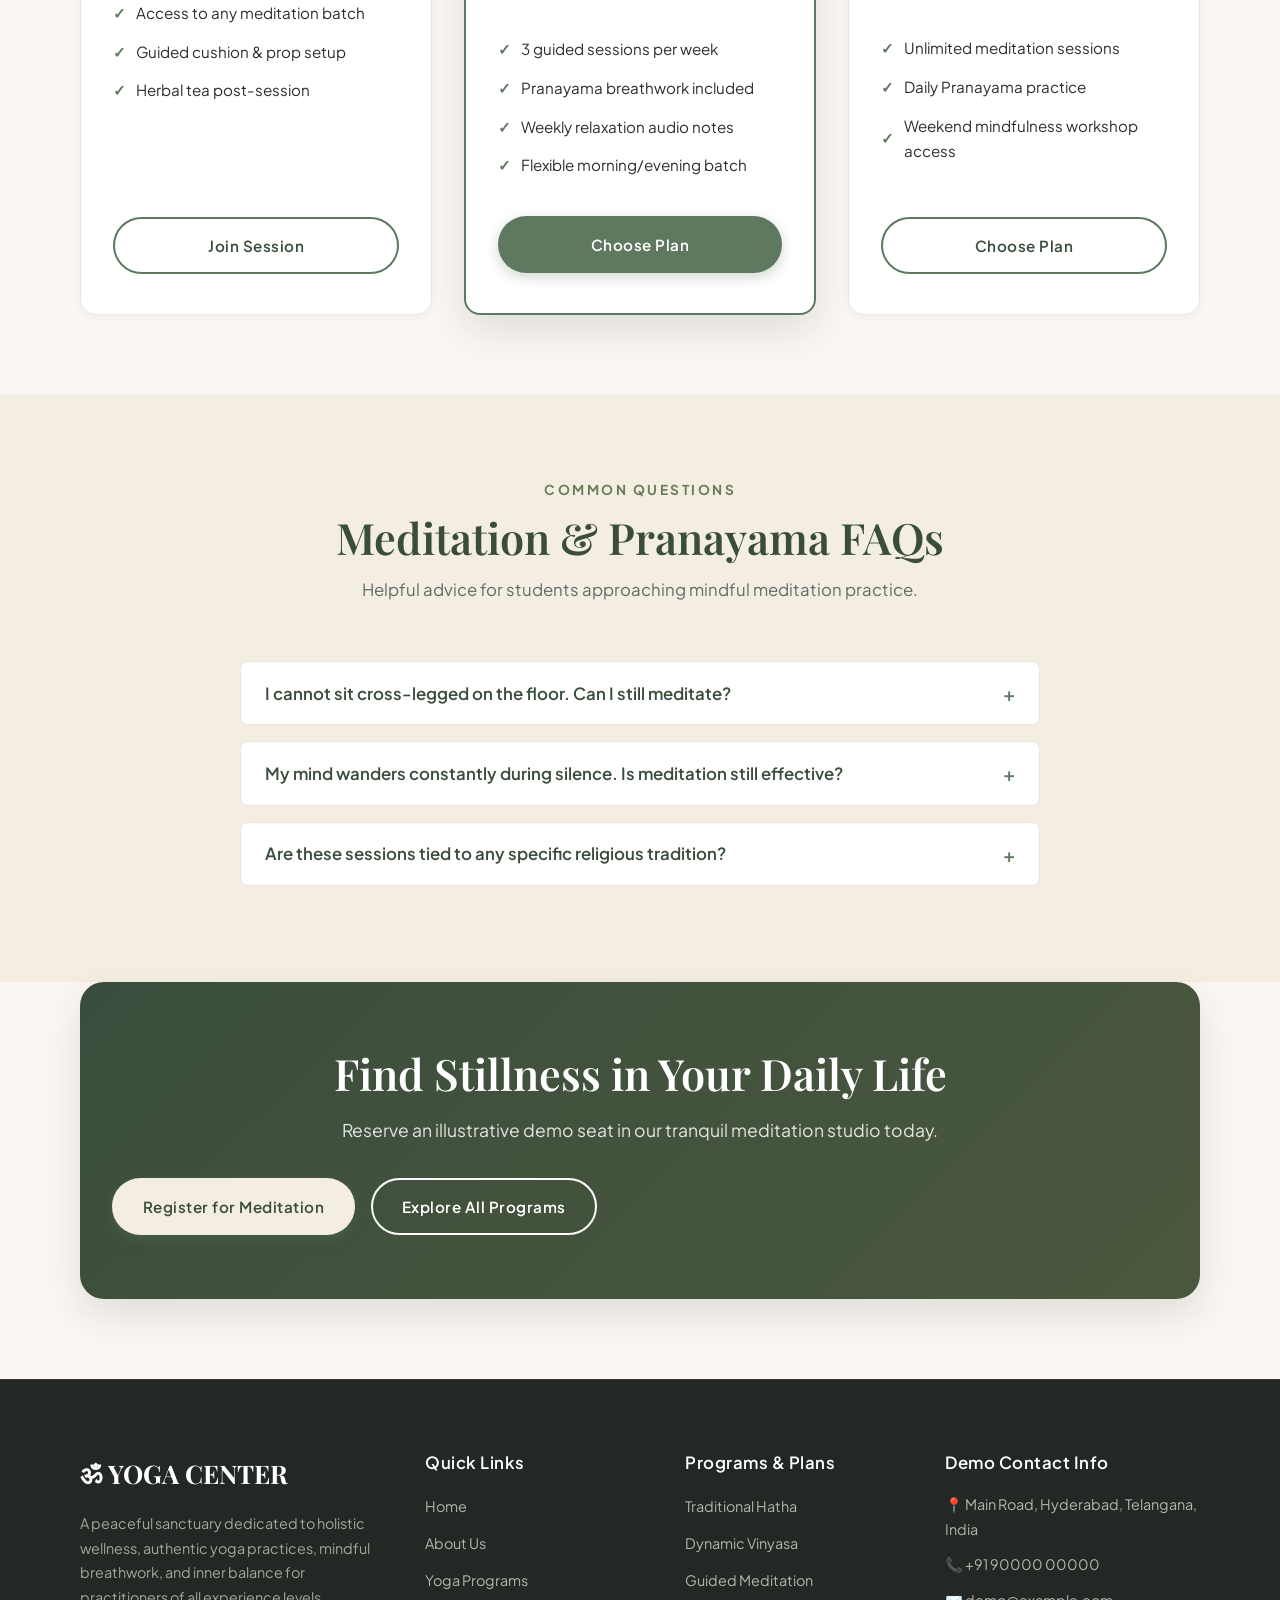
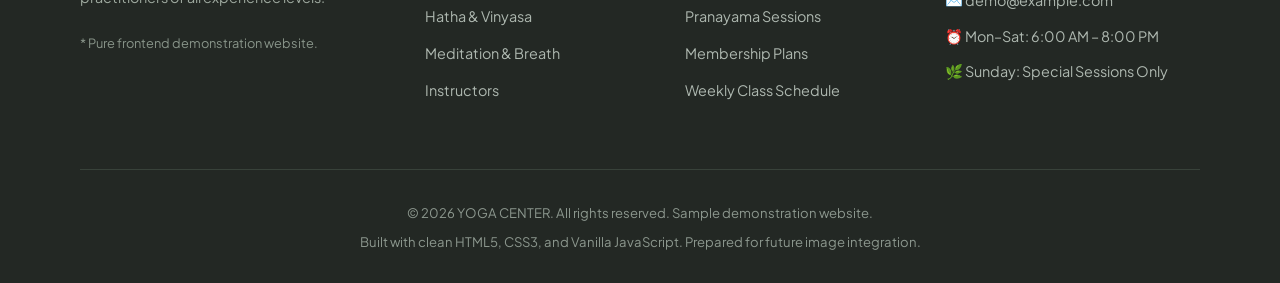
<file: meditation.html>
<!DOCTYPE html>
<html lang="en">
<head>
  <meta charset="UTF-8">
  <meta name="viewport" content="width=device-width, initial-scale=1.0">
  <title>Meditation & Pranayama Breathing | YOGA CENTER</title>
  <meta name="description" content="Mindfulness, guided meditation, pranayama breathing exercises, and relaxation sessions for daily stress relief at YOGA CENTER.">
  <link rel="preconnect" href="https://fonts.googleapis.com">
  <link rel="preconnect" href="https://fonts.gstatic.com" crossorigin>
  <link href="https://fonts.googleapis.com/css2?family=Playfair+Display:ital,wght@0,400..700;1,400..700&family=Plus+Jakarta+Sans:wght@300;400;500;600;700&display=swap" rel="stylesheet">
  <link rel="stylesheet" href="css/style.css">
</head>
<body>

  <!-- Demo Notice Bar -->
  <aside class="demo-disclaimer-bar">
    <strong>Demo Notice:</strong> Sample yoga center website for preview and exploration. All schedules, fees, and contact details are illustrative placeholders.
  </aside>

  <!-- Sticky Header Navigation -->
  <header class="site-header" id="siteHeader">
    <div class="nav-container">
      <a href="index.html" class="logo-text">
        <span class="logo-symbol">ॐ</span>
        YOGA CENTER
      </a>

      <button class="hamburger" aria-label="Toggle Navigation Menu" aria-expanded="false">
        <span class="hamburger-line"></span>
        <span class="hamburger-line"></span>
        <span class="hamburger-line"></span>
      </button>

      <nav class="nav-menu">
        <a href="index.html" class="nav-link">Home</a>
        <a href="about.html" class="nav-link">About</a>
        <a href="programs.html" class="nav-link">Programs</a>
        <a href="yoga-classes.html" class="nav-link">Yoga Classes</a>
        <a href="meditation.html" class="nav-link active">Meditation</a>
        <a href="instructors.html" class="nav-link">Instructors</a>
        <a href="membership.html" class="nav-link">Membership & Schedule</a>
        <a href="contact.html" class="nav-link">Contact</a>
        <div class="nav-cta">
          <a href="contact.html" class="btn btn-primary">Join a Class</a>
        </div>
      </nav>
    </div>
  </header>

  <main>
    <!-- Page Banner -->
    <section class="page-banner">
      <div class="container">
        <span class="sub-title">Conscious Stillness & Vital Breath</span>
        <h1>Meditation & Pranayama</h1>
        <p>Cultivate daily peace, conscious diaphragmatic breathing, and mental clarity through gentle guided mindfulness practices designed as general lifestyle wellness.</p>
      </div>
    </section>

    <!-- General Wellness Notice -->
    <div class="container" style="margin-top: 2rem;">
      <div style="background-color: #f7eee4; border-left: 4px solid var(--color-terracotta); padding: 1rem 1.4rem; border-radius: var(--radius-sm); font-size: 0.9rem; color: var(--color-earth-brown);">
        <strong>Wellness Notice:</strong> Meditation and pranayama sessions at YOGA CENTER are offered strictly as recreational wellness and relaxation activities. They do not constitute medical, psychiatric, or mental-health treatment.
      </div>
    </div>

    <!-- Intro with Dual Placeholders -->
    <section class="section">
      <div class="container">
        <div class="grid-2" style="align-items: center;">
          <div>
            <span class="sub-title">Breath & Mind Harmony</span>
            <h2>Discover the Calming Power of Mindful Stillness</h2>
            <p>
              In our fast-moving world, the nervous system rarely experiences moments of uninterrupted tranquility. Meditation and conscious breathing (pranayama) create an intentional pause—allowing you to quiet internal chatter and reconnect with the present moment.
            </p>
            <p>
              Our sessions offer gentle guidance in an acoustically peaceful, naturally lit environment. Whether you are learning to sit comfortably without strain or deepening an established mindfulness routine, our instructors guide each step with clarity and warmth.
            </p>
            <div style="margin-top: 1.5rem;">
              <a href="contact.html?program=Meditation" class="btn btn-primary">Book a Meditation Session</a>
            </div>
          </div>
          <div>
            <!-- REUSABLE IMAGE PLACEHOLDER 3: yoga-meditation -->
            <!-- Image Replacement Comment: Replace below container with yoga-meditation.jpg -->
            <div class="yoga-placeholder yoga-meditation placeholder-banner" role="img" aria-label="Meditation practice in a peaceful indoor or outdoor setting">
              <span class="placeholder-badge">Placeholder: yoga-meditation</span>
              <div class="placeholder-label">Silent Awareness</div>
              <p class="placeholder-caption">Meditation practice in a peaceful indoor or outdoor setting.</p>
            </div>
          </div>
        </div>
      </div>
    </section>

    <!-- Detailed Practices -->
    <section class="section section-alt">
      <div class="container">
        <div class="section-header">
          <span class="sub-title">Our Practices</span>
          <h2>Guided Meditation & Breathing Practices</h2>
          <p>Explore our core sessions designed to promote peaceful mindfulness and healthy respiratory vitality.</p>
        </div>

        <div class="grid-3">
          <!-- 1. Guided Meditation -->
          <div class="card">
            <div class="card-icon">🧘‍♀️</div>
            <h3 class="card-title">Guided Meditation</h3>
            <p>Verbalized awareness journeys focusing on gentle sensory noticing, body scans, and emotional equanimity. Ideal for releasing cognitive fatigue.</p>
            <div style="margin-top: auto; padding-top: 1rem; border-top: 1px solid var(--color-border-light);">
              <span class="badge">45 Mins • All Welcome</span>
              <p style="margin: 0.5rem 0 0 0; font-weight: 600; color: var(--color-primary-dark);">₹250 <small style="font-weight: 400; color: var(--color-muted-grey);">(Demo Session)</small></p>
            </div>
          </div>

          <!-- 2. Mindfulness Practice -->
          <div class="card">
            <div class="card-icon">🕯️</div>
            <h3 class="card-title">Mindfulness Practice</h3>
            <p>Cultivating moment-to-moment non-judgmental presence. Learn tools to anchor attention during everyday tasks and cultivate grounded patience.</p>
            <div style="margin-top: auto; padding-top: 1rem; border-top: 1px solid var(--color-border-light);">
              <span class="badge">40 Mins • All Welcome</span>
              <p style="margin: 0.5rem 0 0 0; font-weight: 600; color: var(--color-primary-dark);">₹250 <small style="font-weight: 400; color: var(--color-muted-grey);">(Demo Session)</small></p>
            </div>
          </div>

          <!-- 3. Relaxation Sessions (Yoga Nidra) -->
          <div class="card">
            <div class="card-icon">🌙</div>
            <h3 class="card-title">Relaxation Practice</h3>
            <p>Reclined deep relaxation (Yoga Nidra) using cushions and eye pillows to guide conscious theta-state rest and restore vitality.</p>
            <div style="margin-top: auto; padding-top: 1rem; border-top: 1px solid var(--color-border-light);">
              <span class="badge">50 Mins • Restorative</span>
              <p style="margin: 0.5rem 0 0 0; font-weight: 600; color: var(--color-primary-dark);">₹250 <small style="font-weight: 400; color: var(--color-muted-grey);">(Demo Session)</small></p>
            </div>
          </div>
        </div>

        <!-- Pranayama Spotlight -->
        <div class="grid-2" style="align-items: center; margin-top: 3.5rem;">
          <div>
            <!-- REUSABLE IMAGE PLACEHOLDER 6: yoga-pranayama -->
            <!-- Image Replacement Comment: Replace below container with yoga-pranayama.jpg -->
            <div class="yoga-placeholder yoga-pranayama placeholder-banner" role="img" aria-label="Breathing exercises and pranayama practice">
              <span class="placeholder-badge">Placeholder: yoga-pranayama</span>
              <div class="placeholder-label">Pranayama Vitality</div>
              <p class="placeholder-caption">Breathing exercises and pranayama practice in clean, fresh airflow.</p>
            </div>
          </div>

          <div>
            <span class="sub-title">Foundations of Breath</span>
            <h2>Pranayama & Breathing Exercises</h2>
            <p>
              Pranayama is the science of breath regulation. By consciously governing the rhythm, retention, and depth of our breathing cycles, we positively influence energy distribution and soothe bodily tension.
            </p>
            <ul style="display: flex; flex-direction: column; gap: 0.8rem; margin: 1.2rem 0;">
              <li><strong>Nadi Shodhana (Alternate Nostril):</strong> Balances mental energy and brings symmetric calm to both cerebral hemispheres.</li>
              <li><strong>Bhramari (Humming Bee Breath):</strong> Acoustic resonance that calms mental chatter and tension headaches gently.</li>
              <li><strong>Ujjayi (Victorious Ocean Breath):</strong> Builds steady rhythmic focus and internal grounding for meditation.</li>
            </ul>
            <a href="contact.html?program=Pranayama" class="btn btn-secondary">Reserve Pranayama Class</a>
          </div>
        </div>
      </div>
    </section>

    <!-- Guided Session Schedule & Packages -->
    <section class="section">
      <div class="container">
        <div class="section-header">
          <span class="sub-title">Session Timings & Passes</span>
          <h2>Meditation Batches & Packages</h2>
          <p>Join regular morning or evening contemplation sessions. All rates are illustrative sample figures.</p>
        </div>

        <div class="grid-3">
          <div class="pricing-card">
            <h3>Single Drop-in</h3>
            <p class="pricing-price">₹250</p>
            <p class="pricing-duration">Per 45-min session</p>
            <ul class="pricing-features">
              <li>Access to any meditation batch</li>
              <li>Guided cushion & prop setup</li>
              <li>Herbal tea post-session</li>
            </ul>
            <a href="contact.html?program=Meditation" class="btn btn-secondary">Join Session</a>
          </div>

          <div class="pricing-card featured">
            <span class="badge-top">Popular</span>
            <h3>Monthly Meditation Pass</h3>
            <p class="pricing-price">₹1,499</p>
            <p class="pricing-duration">12 Sessions / Month</p>
            <ul class="pricing-features">
              <li>3 guided sessions per week</li>
              <li>Pranayama breathwork included</li>
              <li>Weekly relaxation audio notes</li>
              <li>Flexible morning/evening batch</li>
            </ul>
            <a href="contact.html?program=Meditation+Monthly" class="btn btn-primary">Choose Plan</a>
          </div>

          <div class="pricing-card">
            <h3>Meditation & Breath Package</h3>
            <p class="pricing-price">₹2,499</p>
            <p class="pricing-duration">Full Month Unlimited</p>
            <ul class="pricing-features">
              <li>Unlimited meditation sessions</li>
              <li>Daily Pranayama practice</li>
              <li>Weekend mindfulness workshop access</li>
            </ul>
            <a href="contact.html?program=Meditation+Breath+Package" class="btn btn-secondary">Choose Plan</a>
          </div>
        </div>
      </div>
    </section>

    <!-- FAQs -->
    <section class="section section-alt">
      <div class="container">
        <div class="section-header">
          <span class="sub-title">Common Questions</span>
          <h2>Meditation & Pranayama FAQs</h2>
          <p>Helpful advice for students approaching mindful meditation practice.</p>
        </div>

        <div class="faq-container">
          <div class="faq-item">
            <button class="faq-question">
              <span>I cannot sit cross-legged on the floor. Can I still meditate?</span>
              <span class="faq-icon">+</span>
            </button>
            <div class="faq-answer">
              <p>Absolutely. Physical comfort is essential for mental stillness. We offer firm meditation cushions, ergonomic back-support chairs, and bolsters so you can sit upright without pain.</p>
            </div>
          </div>

          <div class="faq-item">
            <button class="faq-question">
              <span>My mind wanders constantly during silence. Is meditation still effective?</span>
              <span class="faq-icon">+</span>
            </button>
            <div class="faq-answer">
              <p>Yes! A wandering mind is completely natural. The essence of mindfulness is not forcing total mental silence, but gently noticing when thought has drifted and returning awareness to the breath without judgment.</p>
            </div>
          </div>

          <div class="faq-item">
            <button class="faq-question">
              <span>Are these sessions tied to any specific religious tradition?</span>
              <span class="faq-icon">+</span>
            </button>
            <div class="faq-answer">
              <p>No. Our classes are secular, universal wellness practices focused on breathing mechanics, cognitive calm, and bodily relaxation accessible to everyone.</p>
            </div>
          </div>
        </div>
      </div>
    </section>

    <!-- Call to Action -->
    <section class="section" style="padding-top: 0;">
      <div class="container">
        <div class="cta-banner">
          <h2>Find Stillness in Your Daily Life</h2>
          <p>Reserve an illustrative demo seat in our tranquil meditation studio today.</p>
          <div class="btn-group">
            <a href="contact.html?program=Guided+Meditation" class="btn btn-primary">Register for Meditation</a>
            <a href="programs.html" class="btn btn-secondary" style="border-color: #fff; color: #fff;">Explore All Programs</a>
          </div>
        </div>
      </div>
    </section>
  </main>

  <!-- Complete Standard Footer -->
  <footer class="site-footer">
    <div class="container">
      <div class="footer-grid">
        <div>
          <span class="footer-logo">ॐ YOGA CENTER</span>
          <p class="footer-desc">
            A peaceful sanctuary dedicated to holistic wellness, authentic yoga practices, mindful breathwork, and inner balance for practitioners of all experience levels.
          </p>
          <p style="font-size: 0.8rem; color: #889489;">* Pure frontend demonstration website.</p>
        </div>
        <div>
          <h4 class="footer-heading">Quick Links</h4>
          <ul class="footer-links">
            <li><a href="index.html">Home</a></li>
            <li><a href="about.html">About Us</a></li>
            <li><a href="programs.html">Yoga Programs</a></li>
            <li><a href="yoga-classes.html">Hatha & Vinyasa</a></li>
            <li><a href="meditation.html">Meditation & Breath</a></li>
            <li><a href="instructors.html">Instructors</a></li>
          </ul>
        </div>
        <div>
          <h4 class="footer-heading">Programs & Plans</h4>
          <ul class="footer-links">
            <li><a href="programs.html">Traditional Hatha</a></li>
            <li><a href="yoga-classes.html">Dynamic Vinyasa</a></li>
            <li><a href="meditation.html">Guided Meditation</a></li>
            <li><a href="meditation.html">Pranayama Sessions</a></li>
            <li><a href="membership.html">Membership Plans</a></li>
            <li><a href="membership.html">Weekly Class Schedule</a></li>
          </ul>
        </div>
        <div>
          <h4 class="footer-heading">Demo Contact Info</h4>
          <ul class="footer-contact">
            <li>📍 Main Road, Hyderabad, Telangana, India</li>
            <li>📞 +91 90000 00000</li>
            <li>✉️ demo@example.com</li>
            <li>⏰ Mon–Sat: 6:00 AM – 8:00 PM</li>
            <li>🌿 Sunday: Special Sessions Only</li>
          </ul>
        </div>
      </div>
      <div class="footer-bottom">
        <p>&copy; 2026 YOGA CENTER. All rights reserved. Sample demonstration website.</p>
        <p>Built with clean HTML5, CSS3, and Vanilla JavaScript. Prepared for future image integration.</p>
      </div>
    </div>
  </footer>

  <button class="back-to-top" id="backToTopBtn" aria-label="Back to top">↑</button>
  <script src="js/script.js"></script>
</body>
</html>
</file>
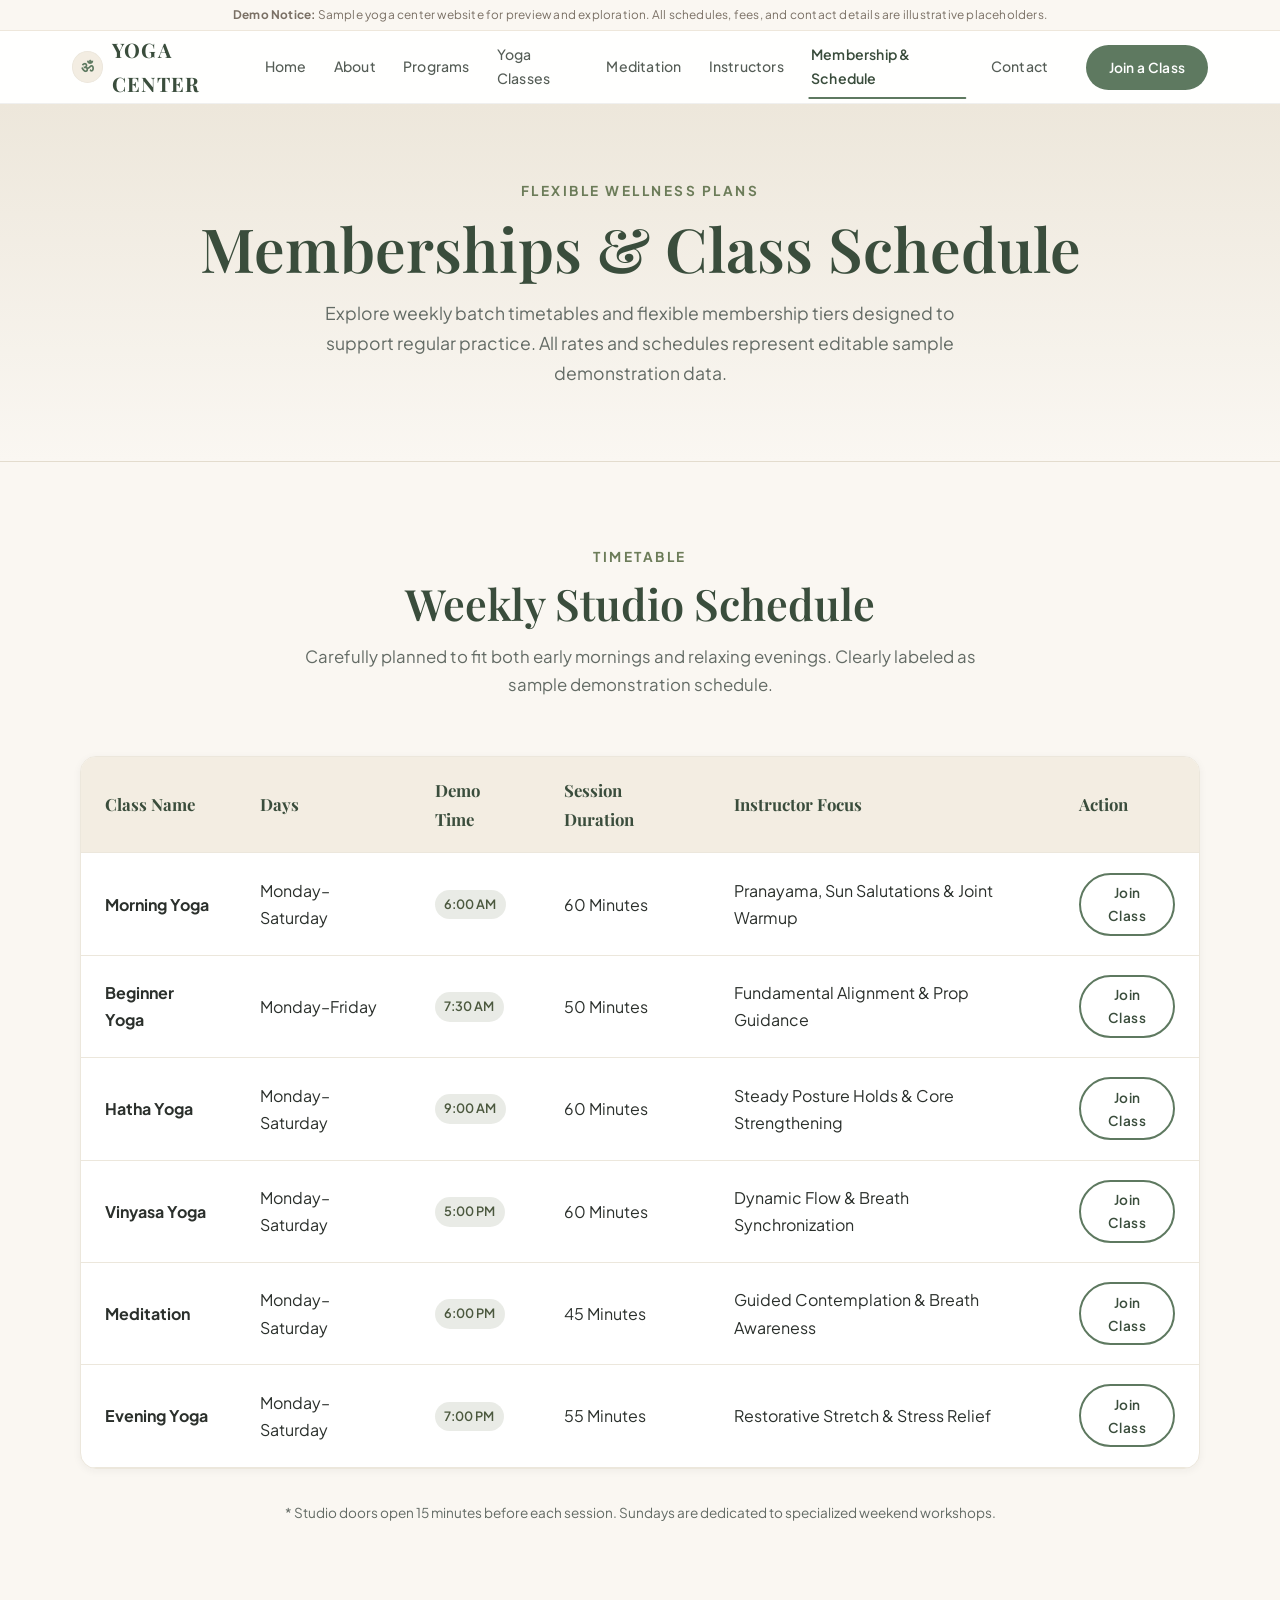
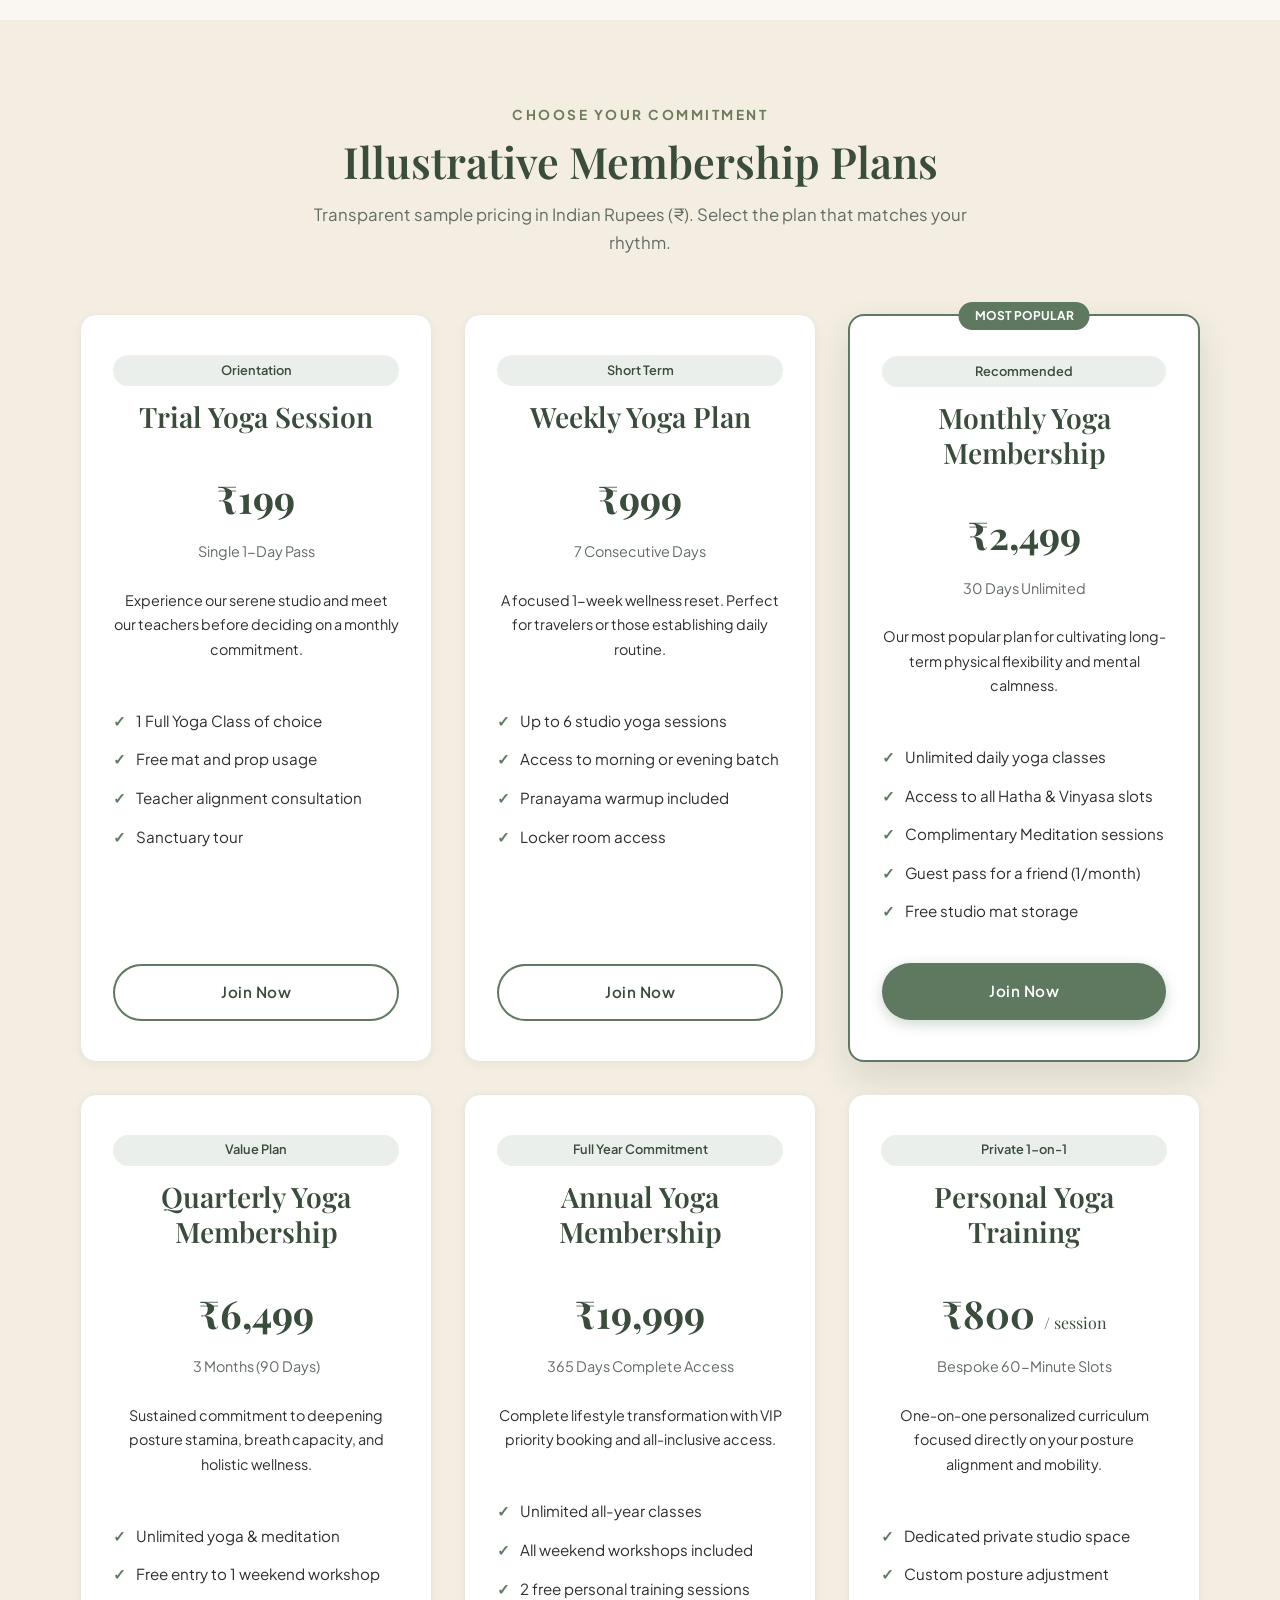
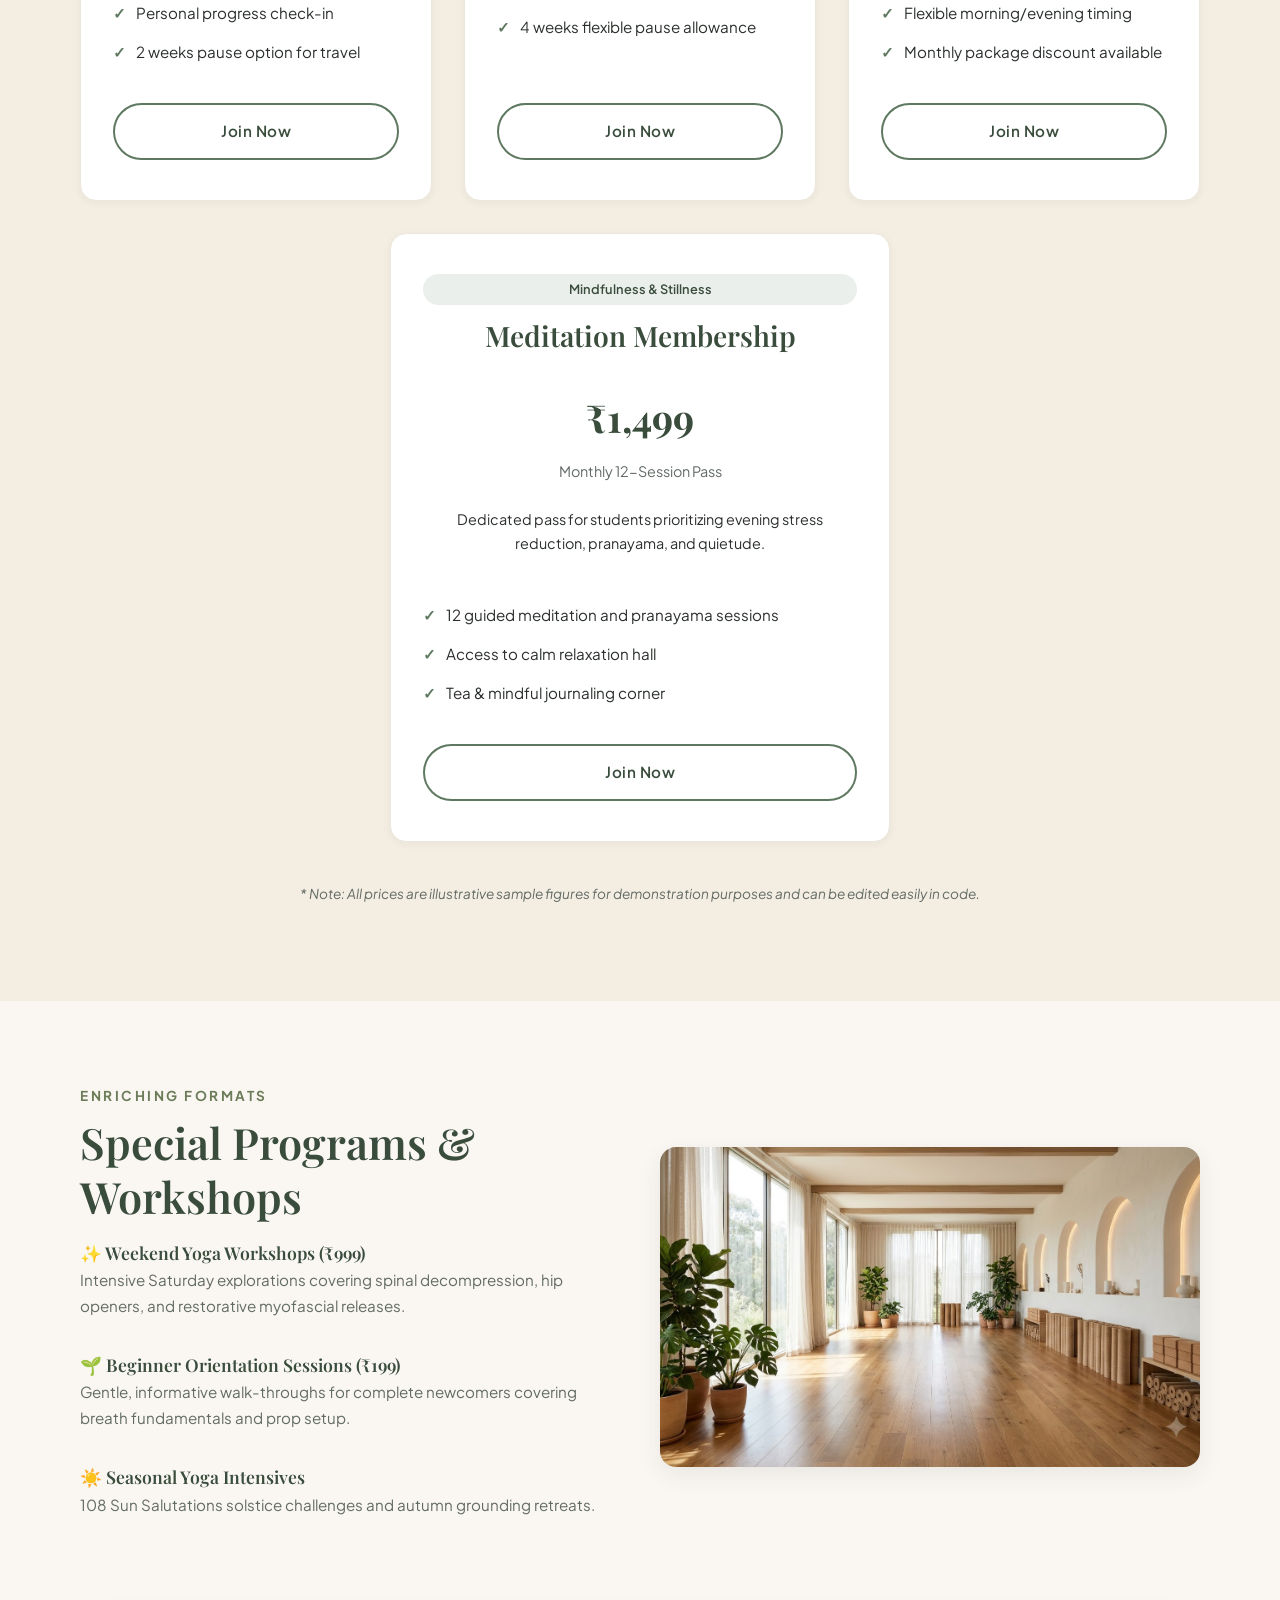
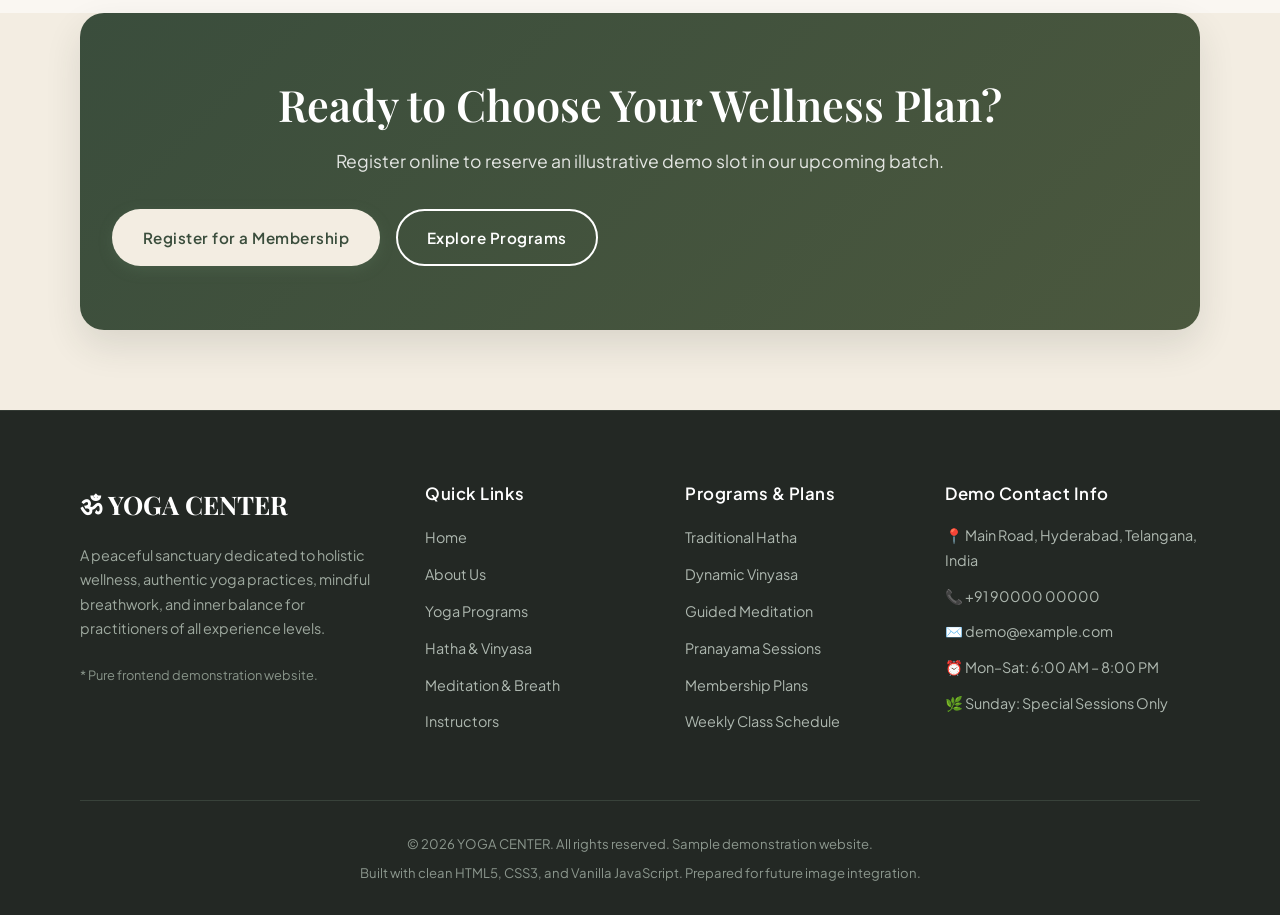
<file: membership.html>
<!DOCTYPE html>
<html lang="en">
<head>
  <meta charset="UTF-8">
  <meta name="viewport" content="width=device-width, initial-scale=1.0">
  <title>Memberships & Class Schedule | YOGA CENTER</title>
  <meta name="description" content="View weekly yoga schedules, illustrative membership passes, trial offers, and flexible plans in Indian Rupees at YOGA CENTER.">
  <link rel="preconnect" href="https://fonts.googleapis.com">
  <link rel="preconnect" href="https://fonts.gstatic.com" crossorigin>
  <link href="https://fonts.googleapis.com/css2?family=Playfair+Display:ital,wght@0,400..700;1,400..700&family=Plus+Jakarta+Sans:wght@300;400;500;600;700&display=swap" rel="stylesheet">
  <link rel="stylesheet" href="css/style.css">
</head>
<body>

  <!-- Demo Notice Bar -->
  <aside class="demo-disclaimer-bar">
    <strong>Demo Notice:</strong> Sample yoga center website for preview and exploration. All schedules, fees, and contact details are illustrative placeholders.
  </aside>

  <!-- Sticky Header Navigation -->
  <header class="site-header" id="siteHeader">
    <div class="nav-container">
      <a href="index.html" class="logo-text">
        <span class="logo-symbol">ॐ</span>
        YOGA CENTER
      </a>

      <button class="hamburger" aria-label="Toggle Navigation Menu" aria-expanded="false">
        <span class="hamburger-line"></span>
        <span class="hamburger-line"></span>
        <span class="hamburger-line"></span>
      </button>

      <nav class="nav-menu">
        <a href="index.html" class="nav-link">Home</a>
        <a href="about.html" class="nav-link">About</a>
        <a href="programs.html" class="nav-link">Programs</a>
        <a href="yoga-classes.html" class="nav-link">Yoga Classes</a>
        <a href="meditation.html" class="nav-link">Meditation</a>
        <a href="instructors.html" class="nav-link">Instructors</a>
        <a href="membership.html" class="nav-link active">Membership & Schedule</a>
        <a href="contact.html" class="nav-link">Contact</a>
        <div class="nav-cta">
          <a href="contact.html" class="btn btn-primary">Join a Class</a>
        </div>
      </nav>
    </div>
  </header>

  <main>
    <!-- Page Banner -->
    <section class="page-banner">
      <div class="container">
        <span class="sub-title">Flexible Wellness Plans</span>
        <h1>Memberships & Class Schedule</h1>
        <p>Explore weekly batch timetables and flexible membership tiers designed to support regular practice. All rates and schedules represent editable sample demonstration data.</p>
      </div>
    </section>

    <!-- Sample Weekly Class Schedule -->
    <section class="section">
      <div class="container">
        <div class="section-header">
          <span class="sub-title">Timetable</span>
          <h2>Weekly Studio Schedule</h2>
          <p>Carefully planned to fit both early mornings and relaxing evenings. Clearly labeled as sample demonstration schedule.</p>
        </div>

        <div class="schedule-container">
          <table class="schedule-table">
            <thead>
              <tr>
                <th>Class Name</th>
                <th>Days</th>
                <th>Demo Time</th>
                <th>Session Duration</th>
                <th>Instructor Focus</th>
                <th>Action</th>
              </tr>
            </thead>
            <tbody>
              <tr>
                <td><strong>Morning Yoga</strong></td>
                <td>Monday–Saturday</td>
                <td><span class="schedule-badge">6:00 AM</span></td>
                <td>60 Minutes</td>
                <td>Pranayama, Sun Salutations & Joint Warmup</td>
                <td><a href="contact.html?program=Morning+Yoga" class="btn btn-secondary" style="padding: 0.4rem 0.9rem; font-size: 0.85rem;">Join Class</a></td>
              </tr>
              <tr>
                <td><strong>Beginner Yoga</strong></td>
                <td>Monday–Friday</td>
                <td><span class="schedule-badge">7:30 AM</span></td>
                <td>50 Minutes</td>
                <td>Fundamental Alignment & Prop Guidance</td>
                <td><a href="contact.html?program=Beginner+Yoga" class="btn btn-secondary" style="padding: 0.4rem 0.9rem; font-size: 0.85rem;">Join Class</a></td>
              </tr>
              <tr>
                <td><strong>Hatha Yoga</strong></td>
                <td>Monday–Saturday</td>
                <td><span class="schedule-badge">9:00 AM</span></td>
                <td>60 Minutes</td>
                <td>Steady Posture Holds & Core Strengthening</td>
                <td><a href="contact.html?program=Hatha+Yoga" class="btn btn-secondary" style="padding: 0.4rem 0.9rem; font-size: 0.85rem;">Join Class</a></td>
              </tr>
              <tr>
                <td><strong>Vinyasa Yoga</strong></td>
                <td>Monday–Saturday</td>
                <td><span class="schedule-badge">5:00 PM</span></td>
                <td>60 Minutes</td>
                <td>Dynamic Flow & Breath Synchronization</td>
                <td><a href="contact.html?program=Vinyasa+Yoga" class="btn btn-secondary" style="padding: 0.4rem 0.9rem; font-size: 0.85rem;">Join Class</a></td>
              </tr>
              <tr>
                <td><strong>Meditation</strong></td>
                <td>Monday–Saturday</td>
                <td><span class="schedule-badge">6:00 PM</span></td>
                <td>45 Minutes</td>
                <td>Guided Contemplation & Breath Awareness</td>
                <td><a href="contact.html?program=Meditation" class="btn btn-secondary" style="padding: 0.4rem 0.9rem; font-size: 0.85rem;">Join Class</a></td>
              </tr>
              <tr>
                <td><strong>Evening Yoga</strong></td>
                <td>Monday–Saturday</td>
                <td><span class="schedule-badge">7:00 PM</span></td>
                <td>55 Minutes</td>
                <td>Restorative Stretch & Stress Relief</td>
                <td><a href="contact.html?program=Evening+Yoga" class="btn btn-secondary" style="padding: 0.4rem 0.9rem; font-size: 0.85rem;">Join Class</a></td>
              </tr>
            </tbody>
          </table>
        </div>

        <p style="text-align: center; font-size: 0.85rem; color: var(--color-muted-grey); margin-top: 1rem;">
          * Studio doors open 15 minutes before each session. Sundays are dedicated to specialized weekend workshops.
        </p>
      </div>
    </section>

    <!-- Membership Plans -->
    <section class="section section-alt">
      <div class="container">
        <div class="section-header">
          <span class="sub-title">Choose Your Commitment</span>
          <h2>Illustrative Membership Plans</h2>
          <p>Transparent sample pricing in Indian Rupees (₹). Select the plan that matches your rhythm.</p>
        </div>

        <div class="grid-3">
          <!-- 1. Trial Yoga Session -->
          <div class="pricing-card">
            <span class="badge">Orientation</span>
            <h3>Trial Yoga Session</h3>
            <p class="pricing-price">₹199</p>
            <p class="pricing-duration">Single 1-Day Pass</p>
            <p style="font-size: 0.9rem; color: var(--color-charcoal); margin-bottom: 1rem;">Experience our serene studio and meet our teachers before deciding on a monthly commitment.</p>
            <ul class="pricing-features">
              <li>1 Full Yoga Class of choice</li>
              <li>Free mat and prop usage</li>
              <li>Teacher alignment consultation</li>
              <li>Sanctuary tour</li>
            </ul>
            <a href="contact.html?program=Trial+Yoga+Session" class="btn btn-secondary">Join Now</a>
          </div>

          <!-- 2. Weekly Yoga Plan -->
          <div class="pricing-card">
            <span class="badge">Short Term</span>
            <h3>Weekly Yoga Plan</h3>
            <p class="pricing-price">₹999</p>
            <p class="pricing-duration">7 Consecutive Days</p>
            <p style="font-size: 0.9rem; color: var(--color-charcoal); margin-bottom: 1rem;">A focused 1-week wellness reset. Perfect for travelers or those establishing daily routine.</p>
            <ul class="pricing-features">
              <li>Up to 6 studio yoga sessions</li>
              <li>Access to morning or evening batch</li>
              <li>Pranayama warmup included</li>
              <li>Locker room access</li>
            </ul>
            <a href="contact.html?program=Weekly+Yoga+Plan" class="btn btn-secondary">Join Now</a>
          </div>

          <!-- 3. Monthly Yoga Membership (Featured) -->
          <div class="pricing-card featured">
            <span class="badge-top">Most Popular</span>
            <span class="badge">Recommended</span>
            <h3>Monthly Yoga Membership</h3>
            <p class="pricing-price">₹2,499</p>
            <p class="pricing-duration">30 Days Unlimited</p>
            <p style="font-size: 0.9rem; color: var(--color-charcoal); margin-bottom: 1rem;">Our most popular plan for cultivating long-term physical flexibility and mental calmness.</p>
            <ul class="pricing-features">
              <li>Unlimited daily yoga classes</li>
              <li>Access to all Hatha & Vinyasa slots</li>
              <li>Complimentary Meditation sessions</li>
              <li>Guest pass for a friend (1/month)</li>
              <li>Free studio mat storage</li>
            </ul>
            <a href="contact.html?program=Monthly+Yoga+Membership" class="btn btn-primary">Join Now</a>
          </div>

          <!-- 4. Quarterly Yoga Membership -->
          <div class="pricing-card">
            <span class="badge">Value Plan</span>
            <h3>Quarterly Yoga Membership</h3>
            <p class="pricing-price">₹6,499</p>
            <p class="pricing-duration">3 Months (90 Days)</p>
            <p style="font-size: 0.9rem; color: var(--color-charcoal); margin-bottom: 1rem;">Sustained commitment to deepening posture stamina, breath capacity, and holistic wellness.</p>
            <ul class="pricing-features">
              <li>Unlimited yoga & meditation</li>
              <li>Free entry to 1 weekend workshop</li>
              <li>Personal progress check-in</li>
              <li>2 weeks pause option for travel</li>
            </ul>
            <a href="contact.html?program=Quarterly+Membership" class="btn btn-secondary">Join Now</a>
          </div>

          <!-- 5. Annual Yoga Membership -->
          <div class="pricing-card">
            <span class="badge">Full Year Commitment</span>
            <h3>Annual Yoga Membership</h3>
            <p class="pricing-price">₹19,999</p>
            <p class="pricing-duration">365 Days Complete Access</p>
            <p style="font-size: 0.9rem; color: var(--color-charcoal); margin-bottom: 1rem;">Complete lifestyle transformation with VIP priority booking and all-inclusive access.</p>
            <ul class="pricing-features">
              <li>Unlimited all-year classes</li>
              <li>All weekend workshops included</li>
              <li>2 free personal training sessions</li>
              <li>4 weeks flexible pause allowance</li>
            </ul>
            <a href="contact.html?program=Annual+Membership" class="btn btn-secondary">Join Now</a>
          </div>

          <!-- 6. Personal Yoga Training Plan -->
          <div class="pricing-card">
            <span class="badge">Private 1-on-1</span>
            <h3>Personal Yoga Training</h3>
            <p class="pricing-price">₹800 <small style="font-size: 1rem; font-weight: 400;">/ session</small></p>
            <p class="pricing-duration">Bespoke 60-Minute Slots</p>
            <p style="font-size: 0.9rem; color: var(--color-charcoal); margin-bottom: 1rem;">One-on-one personalized curriculum focused directly on your posture alignment and mobility.</p>
            <ul class="pricing-features">
              <li>Dedicated private studio space</li>
              <li>Custom posture adjustment</li>
              <li>Flexible morning/evening timing</li>
              <li>Monthly package discount available</li>
            </ul>
            <a href="contact.html?program=Personal+Yoga+Training" class="btn btn-secondary">Join Now</a>
          </div>

          <!-- 7. Meditation Membership -->
          <div class="pricing-card" style="grid-column: 1 / -1; max-width: 500px; margin: 0 auto; width: 100%;">
            <span class="badge">Mindfulness & Stillness</span>
            <h3>Meditation Membership</h3>
            <p class="pricing-price">₹1,499</p>
            <p class="pricing-duration">Monthly 12-Session Pass</p>
            <p style="font-size: 0.9rem; color: var(--color-charcoal); margin-bottom: 1rem;">Dedicated pass for students prioritizing evening stress reduction, pranayama, and quietude.</p>
            <ul class="pricing-features">
              <li>12 guided meditation and pranayama sessions</li>
              <li>Access to calm relaxation hall</li>
              <li>Tea & mindful journaling corner</li>
            </ul>
            <a href="contact.html?program=Meditation+Membership" class="btn btn-secondary">Join Now</a>
          </div>
        </div>

        <p style="text-align: center; font-size: 0.85rem; color: var(--color-muted-grey); margin-top: 2.5rem;">
          <em>* Note: All prices are illustrative sample figures for demonstration purposes and can be edited easily in code.</em>
        </p>
      </div>
    </section>

    <!-- Special Programs & Visual Sanctuary -->
    <section class="section">
      <div class="container">
        <div class="grid-2" style="align-items: center;">
          <div>
            <span class="sub-title">Enriching Formats</span>
            <h2>Special Programs & Workshops</h2>
            <div style="display: flex; flex-direction: column; gap: 1.2rem; margin-top: 1.2rem;">
              <div>
                <h4 style="font-size: 1.1rem; color: var(--color-primary-dark); margin-bottom: 0.2rem;">✨ Weekend Yoga Workshops (₹999)</h4>
                <p style="font-size: 0.95rem;">Intensive Saturday explorations covering spinal decompression, hip openers, and restorative myofascial releases.</p>
              </div>
              <div>
                <h4 style="font-size: 1.1rem; color: var(--color-primary-dark); margin-bottom: 0.2rem;">🌱 Beginner Orientation Sessions (₹199)</h4>
                <p style="font-size: 0.95rem;">Gentle, informative walk-throughs for complete newcomers covering breath fundamentals and prop setup.</p>
              </div>
              <div>
                <h4 style="font-size: 1.1rem; color: var(--color-primary-dark); margin-bottom: 0.2rem;">☀️ Seasonal Yoga Intensives</h4>
                <p style="font-size: 0.95rem;">108 Sun Salutations solstice challenges and autumn grounding retreats.</p>
              </div>
            </div>
          </div>

          <div>
            <!-- REUSABLE IMAGE PLACEHOLDER 8: yoga-center-interior -->
            <!-- Image Replacement Comment: Replace below container with yoga-center-interior.jpg -->
            <div class="yoga-placeholder yoga-center-interior placeholder-banner" role="img" aria-label="Calm yoga studio interior with mats and natural lighting">
              <span class="placeholder-badge">Placeholder: yoga-center-interior</span>
              <div class="placeholder-label">Studio Environment</div>
              <p class="placeholder-caption">Calm yoga studio interior with mats and natural lighting.</p>
            </div>
          </div>
        </div>
      </div>
    </section>

    <!-- Call to Action -->
    <section class="section section-alt" style="padding-top: 0;">
      <div class="container">
        <div class="cta-banner">
          <h2>Ready to Choose Your Wellness Plan?</h2>
          <p>Register online to reserve an illustrative demo slot in our upcoming batch.</p>
          <div class="btn-group">
            <a href="contact.html" class="btn btn-primary">Register for a Membership</a>
            <a href="programs.html" class="btn btn-secondary" style="border-color: #fff; color: #fff;">Explore Programs</a>
          </div>
        </div>
      </div>
    </section>
  </main>

  <!-- Complete Standard Footer -->
  <footer class="site-footer">
    <div class="container">
      <div class="footer-grid">
        <div>
          <span class="footer-logo">ॐ YOGA CENTER</span>
          <p class="footer-desc">
            A peaceful sanctuary dedicated to holistic wellness, authentic yoga practices, mindful breathwork, and inner balance for practitioners of all experience levels.
          </p>
          <p style="font-size: 0.8rem; color: #889489;">* Pure frontend demonstration website.</p>
        </div>
        <div>
          <h4 class="footer-heading">Quick Links</h4>
          <ul class="footer-links">
            <li><a href="index.html">Home</a></li>
            <li><a href="about.html">About Us</a></li>
            <li><a href="programs.html">Yoga Programs</a></li>
            <li><a href="yoga-classes.html">Hatha & Vinyasa</a></li>
            <li><a href="meditation.html">Meditation & Breath</a></li>
            <li><a href="instructors.html">Instructors</a></li>
          </ul>
        </div>
        <div>
          <h4 class="footer-heading">Programs & Plans</h4>
          <ul class="footer-links">
            <li><a href="programs.html">Traditional Hatha</a></li>
            <li><a href="yoga-classes.html">Dynamic Vinyasa</a></li>
            <li><a href="meditation.html">Guided Meditation</a></li>
            <li><a href="meditation.html">Pranayama Sessions</a></li>
            <li><a href="membership.html">Membership Plans</a></li>
            <li><a href="membership.html">Weekly Class Schedule</a></li>
          </ul>
        </div>
        <div>
          <h4 class="footer-heading">Demo Contact Info</h4>
          <ul class="footer-contact">
            <li>📍 Main Road, Hyderabad, Telangana, India</li>
            <li>📞 +91 90000 00000</li>
            <li>✉️ demo@example.com</li>
            <li>⏰ Mon–Sat: 6:00 AM – 8:00 PM</li>
            <li>🌿 Sunday: Special Sessions Only</li>
          </ul>
        </div>
      </div>
      <div class="footer-bottom">
        <p>&copy; 2026 YOGA CENTER. All rights reserved. Sample demonstration website.</p>
        <p>Built with clean HTML5, CSS3, and Vanilla JavaScript. Prepared for future image integration.</p>
      </div>
    </div>
  </footer>

  <button class="back-to-top" id="backToTopBtn" aria-label="Back to top">↑</button>
  <script src="js/script.js"></script>
</body>
</html>
</file>
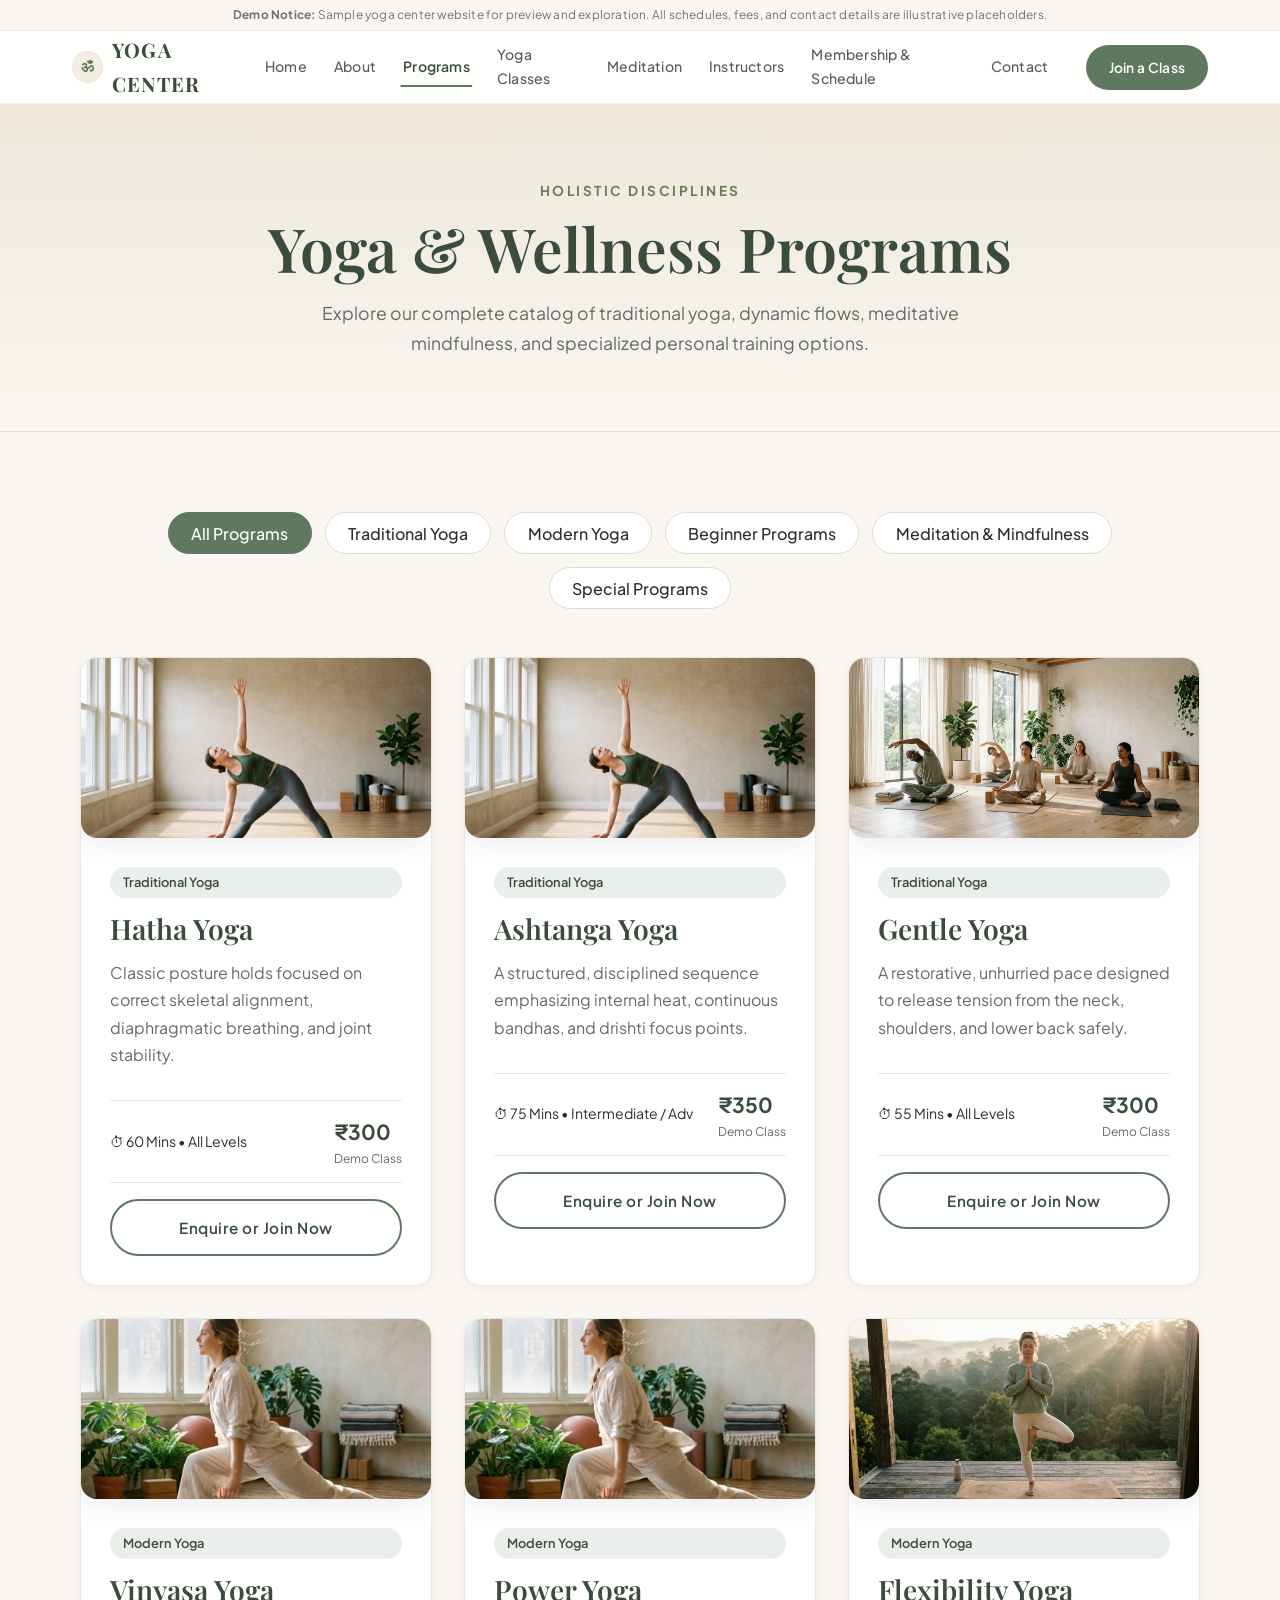
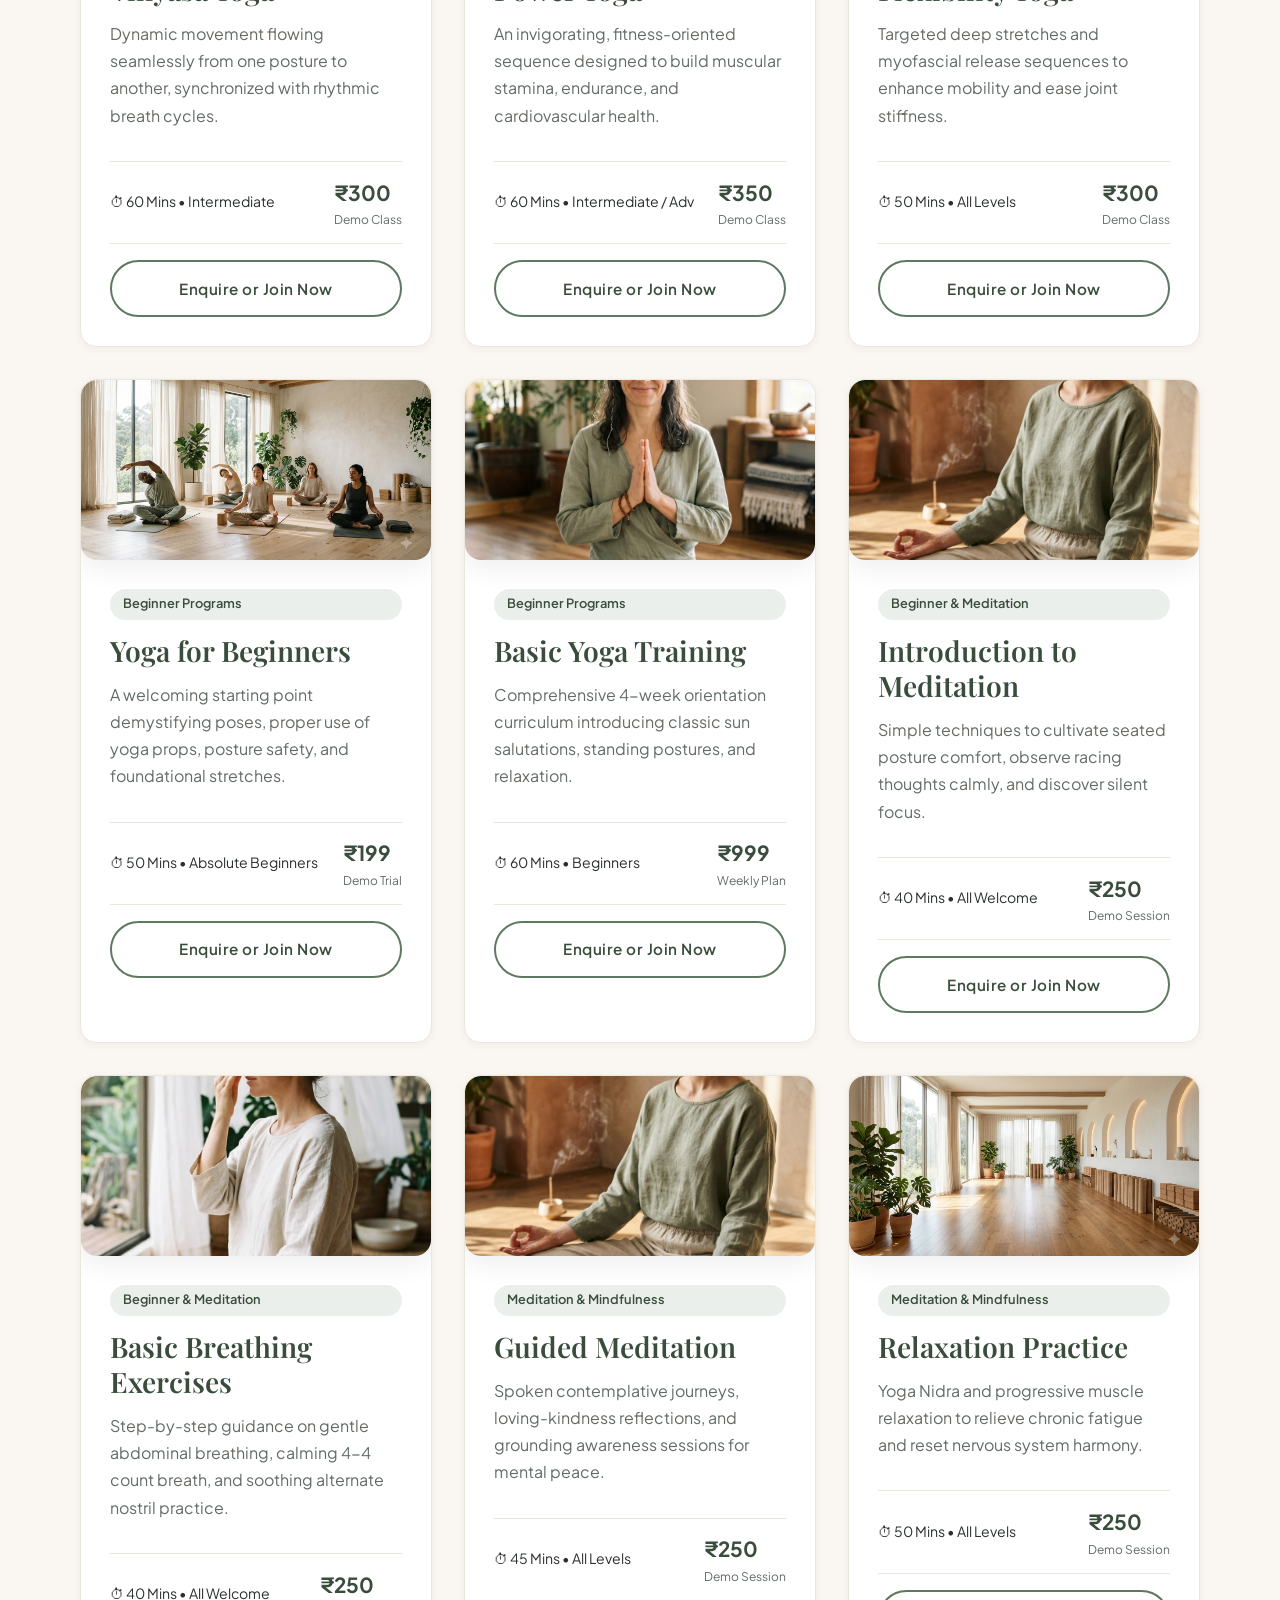
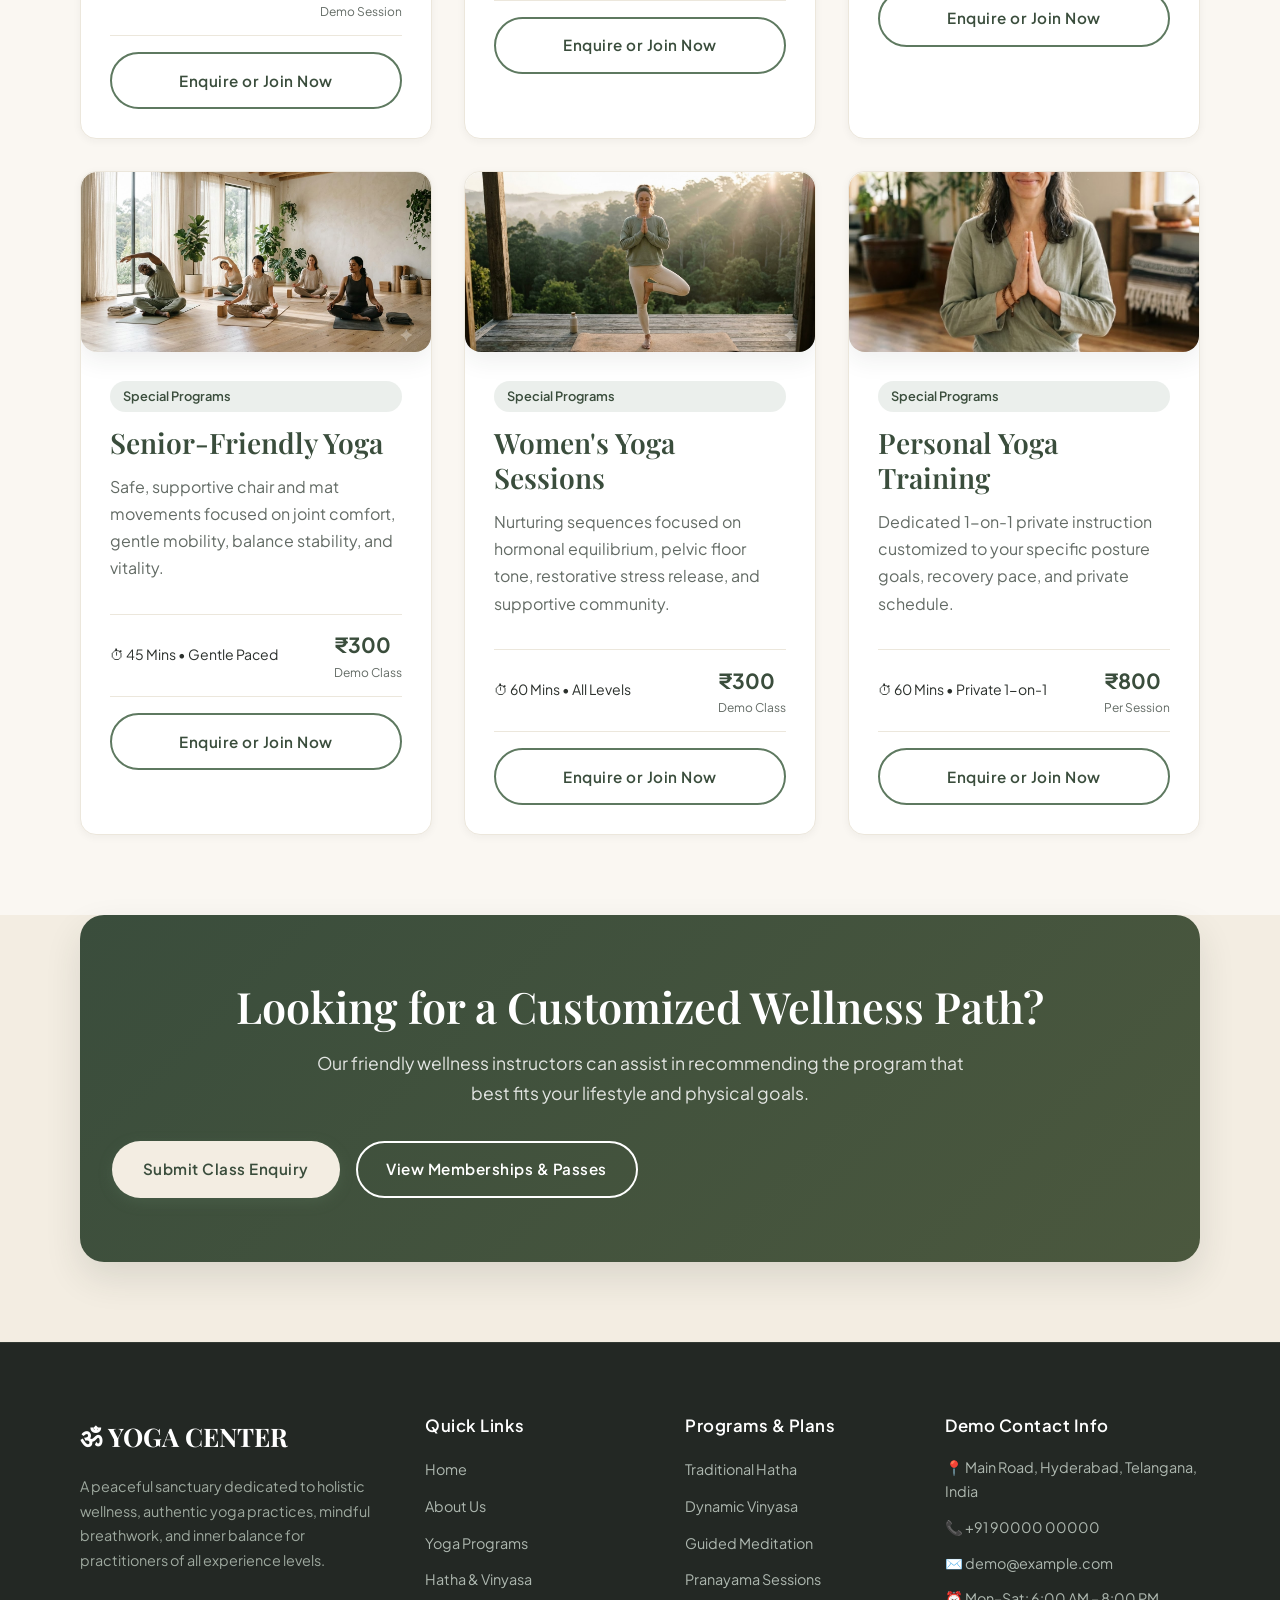
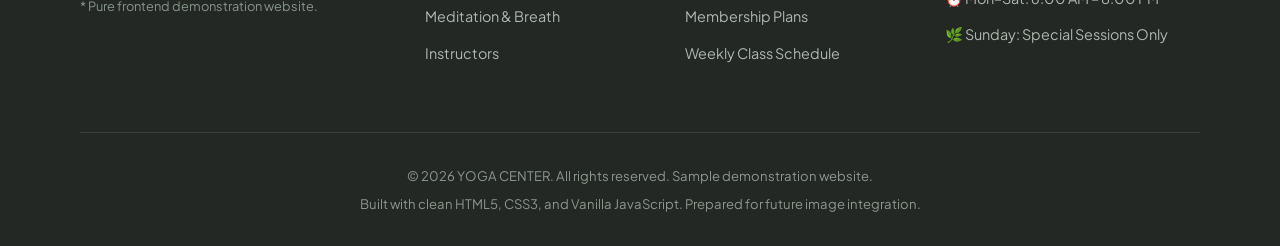
<file: programs.html>
<!DOCTYPE html>
<html lang="en">
<head>
  <meta charset="UTF-8">
  <meta name="viewport" content="width=device-width, initial-scale=1.0">
  <title>Yoga Programs Catalogue | YOGA CENTER</title>
  <meta name="description" content="Explore traditional yoga, modern flow, beginner programs, meditation, and specialized yoga programs at YOGA CENTER.">
  <link rel="preconnect" href="https://fonts.googleapis.com">
  <link rel="preconnect" href="https://fonts.gstatic.com" crossorigin>
  <link href="https://fonts.googleapis.com/css2?family=Playfair+Display:ital,wght@0,400..700;1,400..700&family=Plus+Jakarta+Sans:wght@300;400;500;600;700&display=swap" rel="stylesheet">
  <link rel="stylesheet" href="css/style.css">
</head>
<body>

  <!-- Demo Notice Bar -->
  <aside class="demo-disclaimer-bar">
    <strong>Demo Notice:</strong> Sample yoga center website for preview and exploration. All schedules, fees, and contact details are illustrative placeholders.
  </aside>

  <!-- Sticky Header Navigation -->
  <header class="site-header" id="siteHeader">
    <div class="nav-container">
      <a href="index.html" class="logo-text">
        <span class="logo-symbol">ॐ</span>
        YOGA CENTER
      </a>

      <button class="hamburger" aria-label="Toggle Navigation Menu" aria-expanded="false">
        <span class="hamburger-line"></span>
        <span class="hamburger-line"></span>
        <span class="hamburger-line"></span>
      </button>

      <nav class="nav-menu">
        <a href="index.html" class="nav-link">Home</a>
        <a href="about.html" class="nav-link">About</a>
        <a href="programs.html" class="nav-link active">Programs</a>
        <a href="yoga-classes.html" class="nav-link">Yoga Classes</a>
        <a href="meditation.html" class="nav-link">Meditation</a>
        <a href="instructors.html" class="nav-link">Instructors</a>
        <a href="membership.html" class="nav-link">Membership & Schedule</a>
        <a href="contact.html" class="nav-link">Contact</a>
        <div class="nav-cta">
          <a href="contact.html" class="btn btn-primary">Join a Class</a>
        </div>
      </nav>
    </div>
  </header>

  <main>
    <!-- Programs Hero Banner -->
    <section class="page-banner">
      <div class="container">
        <span class="sub-title">Holistic Disciplines</span>
        <h1>Yoga & Wellness Programs</h1>
        <p>Explore our complete catalog of traditional yoga, dynamic flows, meditative mindfulness, and specialized personal training options.</p>
      </div>
    </section>

    <!-- Programs Catalogue with Interactive Category Filters -->
    <section class="section">
      <div class="container">
        <!-- Filter Tabs -->
        <div class="filter-tabs">
          <button class="filter-btn active" data-filter="all">All Programs</button>
          <button class="filter-btn" data-filter="traditional">Traditional Yoga</button>
          <button class="filter-btn" data-filter="modern">Modern Yoga</button>
          <button class="filter-btn" data-filter="beginner">Beginner Programs</button>
          <button class="filter-btn" data-filter="meditation">Meditation & Mindfulness</button>
          <button class="filter-btn" data-filter="special">Special Programs</button>
        </div>

        <!-- Grid of Program Cards -->
        <div class="grid-3" id="programsGrid">

          <!-- 1. Hatha Yoga (Traditional) -->
          <div class="card program-card program-filter-item" data-category="traditional">
            <!-- REUSABLE IMAGE PLACEHOLDER 4: hatha-yoga -->
            <!-- Image Replacement Comment: Replace below container with hatha-yoga.jpg -->
            <div class="yoga-placeholder hatha-yoga" style="min-height: 180px;">
              <span class="placeholder-badge">Placeholder: hatha-yoga</span>
              <div class="placeholder-label">Hatha Yoga</div>
            </div>
            <div class="program-card-body">
              <span class="badge">Traditional Yoga</span>
              <h3>Hatha Yoga</h3>
              <p>Classic posture holds focused on correct skeletal alignment, diaphragmatic breathing, and joint stability.</p>
              <div class="program-meta">
                <span>⏱ 60 Mins • All Levels</span>
                <span class="program-price">₹300 <span class="demo-price-tag">Demo Class</span></span>
              </div>
              <a href="contact.html?program=Hatha+Yoga" class="btn btn-secondary">Enquire or Join Now</a>
            </div>
          </div>

          <!-- 2. Ashtanga Yoga (Traditional) -->
          <div class="card program-card program-filter-item" data-category="traditional">
            <!-- REUSABLE IMAGE PLACEHOLDER 4: hatha-yoga -->
            <!-- Image Replacement Comment: Replace below container with hatha-yoga.jpg -->
            <div class="yoga-placeholder hatha-yoga" style="min-height: 180px;">
              <span class="placeholder-badge">Placeholder: hatha-yoga</span>
              <div class="placeholder-label">Ashtanga Yoga</div>
            </div>
            <div class="program-card-body">
              <span class="badge">Traditional Yoga</span>
              <h3>Ashtanga Yoga</h3>
              <p>A structured, disciplined sequence emphasizing internal heat, continuous bandhas, and drishti focus points.</p>
              <div class="program-meta">
                <span>⏱ 75 Mins • Intermediate / Adv</span>
                <span class="program-price">₹350 <span class="demo-price-tag">Demo Class</span></span>
              </div>
              <a href="contact.html?program=Ashtanga+Yoga" class="btn btn-secondary">Enquire or Join Now</a>
            </div>
          </div>

          <!-- 3. Gentle Yoga (Traditional) -->
          <div class="card program-card program-filter-item" data-category="traditional">
            <!-- REUSABLE IMAGE PLACEHOLDER 2: group-yoga-session -->
            <!-- Image Replacement Comment: Replace below container with group-yoga-session.jpg -->
            <div class="yoga-placeholder group-yoga-session" style="min-height: 180px;">
              <span class="placeholder-badge">Placeholder: group-yoga-session</span>
              <div class="placeholder-label">Gentle Yoga</div>
            </div>
            <div class="program-card-body">
              <span class="badge">Traditional Yoga</span>
              <h3>Gentle Yoga</h3>
              <p>A restorative, unhurried pace designed to release tension from the neck, shoulders, and lower back safely.</p>
              <div class="program-meta">
                <span>⏱ 55 Mins • All Levels</span>
                <span class="program-price">₹300 <span class="demo-price-tag">Demo Class</span></span>
              </div>
              <a href="contact.html?program=Gentle+Yoga" class="btn btn-secondary">Enquire or Join Now</a>
            </div>
          </div>

          <!-- 4. Vinyasa Yoga (Modern) -->
          <div class="card program-card program-filter-item" data-category="modern">
            <!-- REUSABLE IMAGE PLACEHOLDER 5: vinyasa-yoga -->
            <!-- Image Replacement Comment: Replace below container with vinyasa-yoga.jpg -->
            <div class="yoga-placeholder vinyasa-yoga" style="min-height: 180px;">
              <span class="placeholder-badge">Placeholder: vinyasa-yoga</span>
              <div class="placeholder-label">Vinyasa Yoga</div>
            </div>
            <div class="program-card-body">
              <span class="badge">Modern Yoga</span>
              <h3>Vinyasa Yoga</h3>
              <p>Dynamic movement flowing seamlessly from one posture to another, synchronized with rhythmic breath cycles.</p>
              <div class="program-meta">
                <span>⏱ 60 Mins • Intermediate</span>
                <span class="program-price">₹300 <span class="demo-price-tag">Demo Class</span></span>
              </div>
              <a href="contact.html?program=Vinyasa+Yoga" class="btn btn-secondary">Enquire or Join Now</a>
            </div>
          </div>

          <!-- 5. Power Yoga (Modern) -->
          <div class="card program-card program-filter-item" data-category="modern">
            <!-- REUSABLE IMAGE PLACEHOLDER 5: vinyasa-yoga -->
            <!-- Image Replacement Comment: Replace below container with vinyasa-yoga.jpg -->
            <div class="yoga-placeholder vinyasa-yoga" style="min-height: 180px;">
              <span class="placeholder-badge">Placeholder: vinyasa-yoga</span>
              <div class="placeholder-label">Power Yoga</div>
            </div>
            <div class="program-card-body">
              <span class="badge">Modern Yoga</span>
              <h3>Power Yoga</h3>
              <p>An invigorating, fitness-oriented sequence designed to build muscular stamina, endurance, and cardiovascular health.</p>
              <div class="program-meta">
                <span>⏱ 60 Mins • Intermediate / Adv</span>
                <span class="program-price">₹350 <span class="demo-price-tag">Demo Class</span></span>
              </div>
              <a href="contact.html?program=Power+Yoga" class="btn btn-secondary">Enquire or Join Now</a>
            </div>
          </div>

          <!-- 6. Flow & Flexibility Yoga (Modern) -->
          <div class="card program-card program-filter-item" data-category="modern">
            <!-- REUSABLE IMAGE PLACEHOLDER 1: yoga-center-hero -->
            <!-- Image Replacement Comment: Replace below container with yoga-center-hero.jpg -->
            <div class="yoga-placeholder yoga-center-hero" style="min-height: 180px;">
              <span class="placeholder-badge">Placeholder: yoga-center-hero</span>
              <div class="placeholder-label">Flow & Flexibility</div>
            </div>
            <div class="program-card-body">
              <span class="badge">Modern Yoga</span>
              <h3>Flexibility Yoga</h3>
              <p>Targeted deep stretches and myofascial release sequences to enhance mobility and ease joint stiffness.</p>
              <div class="program-meta">
                <span>⏱ 50 Mins • All Levels</span>
                <span class="program-price">₹300 <span class="demo-price-tag">Demo Class</span></span>
              </div>
              <a href="contact.html?program=Flexibility+Yoga" class="btn btn-secondary">Enquire or Join Now</a>
            </div>
          </div>

          <!-- 7. Yoga for Beginners (Beginner) -->
          <div class="card program-card program-filter-item" data-category="beginner">
            <!-- REUSABLE IMAGE PLACEHOLDER 2: group-yoga-session -->
            <!-- Image Replacement Comment: Replace below container with group-yoga-session.jpg -->
            <div class="yoga-placeholder group-yoga-session" style="min-height: 180px;">
              <span class="placeholder-badge">Placeholder: group-yoga-session</span>
              <div class="placeholder-label">Yoga for Beginners</div>
            </div>
            <div class="program-card-body">
              <span class="badge">Beginner Programs</span>
              <h3>Yoga for Beginners</h3>
              <p>A welcoming starting point demystifying poses, proper use of yoga props, posture safety, and foundational stretches.</p>
              <div class="program-meta">
                <span>⏱ 50 Mins • Absolute Beginners</span>
                <span class="program-price">₹199 <span class="demo-price-tag">Demo Trial</span></span>
              </div>
              <a href="contact.html?program=Yoga+for+Beginners" class="btn btn-secondary">Enquire or Join Now</a>
            </div>
          </div>

          <!-- 8. Basic Yoga Training (Beginner) -->
          <div class="card program-card program-filter-item" data-category="beginner">
            <!-- REUSABLE IMAGE PLACEHOLDER 7: yoga-instructor -->
            <!-- Image Replacement Comment: Replace below container with yoga-instructor.jpg -->
            <div class="yoga-placeholder yoga-instructor" style="min-height: 180px;">
              <span class="placeholder-badge">Placeholder: yoga-instructor</span>
              <div class="placeholder-label">Basic Yoga Training</div>
            </div>
            <div class="program-card-body">
              <span class="badge">Beginner Programs</span>
              <h3>Basic Yoga Training</h3>
              <p>Comprehensive 4-week orientation curriculum introducing classic sun salutations, standing postures, and relaxation.</p>
              <div class="program-meta">
                <span>⏱ 60 Mins • Beginners</span>
                <span class="program-price">₹999 <span class="demo-price-tag">Weekly Plan</span></span>
              </div>
              <a href="contact.html?program=Basic+Yoga+Training" class="btn btn-secondary">Enquire or Join Now</a>
            </div>
          </div>

          <!-- 9. Introduction to Meditation (Beginner) -->
          <div class="card program-card program-filter-item" data-category="beginner meditation">
            <!-- REUSABLE IMAGE PLACEHOLDER 3: yoga-meditation -->
            <!-- Image Replacement Comment: Replace below container with yoga-meditation.jpg -->
            <div class="yoga-placeholder yoga-meditation" style="min-height: 180px;">
              <span class="placeholder-badge">Placeholder: yoga-meditation</span>
              <div class="placeholder-label">Intro to Meditation</div>
            </div>
            <div class="program-card-body">
              <span class="badge">Beginner & Meditation</span>
              <h3>Introduction to Meditation</h3>
              <p>Simple techniques to cultivate seated posture comfort, observe racing thoughts calmly, and discover silent focus.</p>
              <div class="program-meta">
                <span>⏱ 40 Mins • All Welcome</span>
                <span class="program-price">₹250 <span class="demo-price-tag">Demo Session</span></span>
              </div>
              <a href="contact.html?program=Introduction+to+Meditation" class="btn btn-secondary">Enquire or Join Now</a>
            </div>
          </div>

          <!-- 10. Basic Breathing Exercises (Beginner & Meditation) -->
          <div class="card program-card program-filter-item" data-category="beginner meditation">
            <!-- REUSABLE IMAGE PLACEHOLDER 6: yoga-pranayama -->
            <!-- Image Replacement Comment: Replace below container with yoga-pranayama.jpg -->
            <div class="yoga-placeholder yoga-pranayama" style="min-height: 180px;">
              <span class="placeholder-badge">Placeholder: yoga-pranayama</span>
              <div class="placeholder-label">Basic Breathing</div>
            </div>
            <div class="program-card-body">
              <span class="badge">Beginner & Meditation</span>
              <h3>Basic Breathing Exercises</h3>
              <p>Step-by-step guidance on gentle abdominal breathing, calming 4-4 count breath, and soothing alternate nostril practice.</p>
              <div class="program-meta">
                <span>⏱ 40 Mins • All Welcome</span>
                <span class="program-price">₹250 <span class="demo-price-tag">Demo Session</span></span>
              </div>
              <a href="contact.html?program=Basic+Breathing+Exercises" class="btn btn-secondary">Enquire or Join Now</a>
            </div>
          </div>

          <!-- 11. Guided Meditation (Meditation) -->
          <div class="card program-card program-filter-item" data-category="meditation">
            <!-- REUSABLE IMAGE PLACEHOLDER 3: yoga-meditation -->
            <!-- Image Replacement Comment: Replace below container with yoga-meditation.jpg -->
            <div class="yoga-placeholder yoga-meditation" style="min-height: 180px;">
              <span class="placeholder-badge">Placeholder: yoga-meditation</span>
              <div class="placeholder-label">Guided Meditation</div>
            </div>
            <div class="program-card-body">
              <span class="badge">Meditation & Mindfulness</span>
              <h3>Guided Meditation</h3>
              <p>Spoken contemplative journeys, loving-kindness reflections, and grounding awareness sessions for mental peace.</p>
              <div class="program-meta">
                <span>⏱ 45 Mins • All Levels</span>
                <span class="program-price">₹250 <span class="demo-price-tag">Demo Session</span></span>
              </div>
              <a href="contact.html?program=Guided+Meditation" class="btn btn-secondary">Enquire or Join Now</a>
            </div>
          </div>

          <!-- 12. Relaxation & Mindfulness (Meditation) -->
          <div class="card program-card program-filter-item" data-category="meditation">
            <!-- REUSABLE IMAGE PLACEHOLDER 8: yoga-center-interior -->
            <!-- Image Replacement Comment: Replace below container with yoga-center-interior.jpg -->
            <div class="yoga-placeholder yoga-center-interior" style="min-height: 180px;">
              <span class="placeholder-badge">Placeholder: yoga-center-interior</span>
              <div class="placeholder-label">Relaxation Practice</div>
            </div>
            <div class="program-card-body">
              <span class="badge">Meditation & Mindfulness</span>
              <h3>Relaxation Practice</h3>
              <p>Yoga Nidra and progressive muscle relaxation to relieve chronic fatigue and reset nervous system harmony.</p>
              <div class="program-meta">
                <span>⏱ 50 Mins • All Levels</span>
                <span class="program-price">₹250 <span class="demo-price-tag">Demo Session</span></span>
              </div>
              <a href="contact.html?program=Relaxation+Practice" class="btn btn-secondary">Enquire or Join Now</a>
            </div>
          </div>

          <!-- 13. Senior-Friendly Yoga (Special) -->
          <div class="card program-card program-filter-item" data-category="special">
            <!-- REUSABLE IMAGE PLACEHOLDER 2: group-yoga-session -->
            <!-- Image Replacement Comment: Replace below container with group-yoga-session.jpg -->
            <div class="yoga-placeholder group-yoga-session" style="min-height: 180px;">
              <span class="placeholder-badge">Placeholder: group-yoga-session</span>
              <div class="placeholder-label">Senior-Friendly Yoga</div>
            </div>
            <div class="program-card-body">
              <span class="badge">Special Programs</span>
              <h3>Senior-Friendly Yoga</h3>
              <p>Safe, supportive chair and mat movements focused on joint comfort, gentle mobility, balance stability, and vitality.</p>
              <div class="program-meta">
                <span>⏱ 45 Mins • Gentle Paced</span>
                <span class="program-price">₹300 <span class="demo-price-tag">Demo Class</span></span>
              </div>
              <a href="contact.html?program=Senior-Friendly+Yoga" class="btn btn-secondary">Enquire or Join Now</a>
            </div>
          </div>

          <!-- 14. Women's Yoga Sessions (Special) -->
          <div class="card program-card program-filter-item" data-category="special">
            <!-- REUSABLE IMAGE PLACEHOLDER 1: yoga-center-hero -->
            <!-- Image Replacement Comment: Replace below container with yoga-center-hero.jpg -->
            <div class="yoga-placeholder yoga-center-hero" style="min-height: 180px;">
              <span class="placeholder-badge">Placeholder: yoga-center-hero</span>
              <div class="placeholder-label">Women's Yoga Sessions</div>
            </div>
            <div class="program-card-body">
              <span class="badge">Special Programs</span>
              <h3>Women's Yoga Sessions</h3>
              <p>Nurturing sequences focused on hormonal equilibrium, pelvic floor tone, restorative stress release, and supportive community.</p>
              <div class="program-meta">
                <span>⏱ 60 Mins • All Levels</span>
                <span class="program-price">₹300 <span class="demo-price-tag">Demo Class</span></span>
              </div>
              <a href="contact.html?program=Womens+Yoga+Sessions" class="btn btn-secondary">Enquire or Join Now</a>
            </div>
          </div>

          <!-- 15. Personal Yoga Training (Special) -->
          <div class="card program-card program-filter-item" data-category="special">
            <!-- REUSABLE IMAGE PLACEHOLDER 7: yoga-instructor -->
            <!-- Image Replacement Comment: Replace below container with yoga-instructor.jpg -->
            <div class="yoga-placeholder yoga-instructor" style="min-height: 180px;">
              <span class="placeholder-badge">Placeholder: yoga-instructor</span>
              <div class="placeholder-label">Personal Yoga Training</div>
            </div>
            <div class="program-card-body">
              <span class="badge">Special Programs</span>
              <h3>Personal Yoga Training</h3>
              <p>Dedicated 1-on-1 private instruction customized to your specific posture goals, recovery pace, and private schedule.</p>
              <div class="program-meta">
                <span>⏱ 60 Mins • Private 1-on-1</span>
                <span class="program-price">₹800 <span class="demo-price-tag">Per Session</span></span>
              </div>
              <a href="contact.html?program=Personal+Yoga+Training" class="btn btn-secondary">Enquire or Join Now</a>
            </div>
          </div>

        </div>
      </div>
    </section>

    <!-- Call to Action Banner -->
    <section class="section section-alt" style="padding-top: 0;">
      <div class="container">
        <div class="cta-banner">
          <h2>Looking for a Customized Wellness Path?</h2>
          <p>Our friendly wellness instructors can assist in recommending the program that best fits your lifestyle and physical goals.</p>
          <div class="btn-group">
            <a href="contact.html" class="btn btn-primary">Submit Class Enquiry</a>
            <a href="membership.html" class="btn btn-secondary" style="border-color: #fff; color: #fff;">View Memberships & Passes</a>
          </div>
        </div>
      </div>
    </section>
  </main>

  <!-- Complete Standard Footer -->
  <footer class="site-footer">
    <div class="container">
      <div class="footer-grid">
        <div>
          <span class="footer-logo">ॐ YOGA CENTER</span>
          <p class="footer-desc">
            A peaceful sanctuary dedicated to holistic wellness, authentic yoga practices, mindful breathwork, and inner balance for practitioners of all experience levels.
          </p>
          <p style="font-size: 0.8rem; color: #889489;">* Pure frontend demonstration website.</p>
        </div>
        <div>
          <h4 class="footer-heading">Quick Links</h4>
          <ul class="footer-links">
            <li><a href="index.html">Home</a></li>
            <li><a href="about.html">About Us</a></li>
            <li><a href="programs.html">Yoga Programs</a></li>
            <li><a href="yoga-classes.html">Hatha & Vinyasa</a></li>
            <li><a href="meditation.html">Meditation & Breath</a></li>
            <li><a href="instructors.html">Instructors</a></li>
          </ul>
        </div>
        <div>
          <h4 class="footer-heading">Programs & Plans</h4>
          <ul class="footer-links">
            <li><a href="programs.html">Traditional Hatha</a></li>
            <li><a href="yoga-classes.html">Dynamic Vinyasa</a></li>
            <li><a href="meditation.html">Guided Meditation</a></li>
            <li><a href="meditation.html">Pranayama Sessions</a></li>
            <li><a href="membership.html">Membership Plans</a></li>
            <li><a href="membership.html">Weekly Class Schedule</a></li>
          </ul>
        </div>
        <div>
          <h4 class="footer-heading">Demo Contact Info</h4>
          <ul class="footer-contact">
            <li>📍 Main Road, Hyderabad, Telangana, India</li>
            <li>📞 +91 90000 00000</li>
            <li>✉️ demo@example.com</li>
            <li>⏰ Mon–Sat: 6:00 AM – 8:00 PM</li>
            <li>🌿 Sunday: Special Sessions Only</li>
          </ul>
        </div>
      </div>
      <div class="footer-bottom">
        <p>&copy; 2026 YOGA CENTER. All rights reserved. Sample demonstration website.</p>
        <p>Built with clean HTML5, CSS3, and Vanilla JavaScript. Prepared for future image integration.</p>
      </div>
    </div>
  </footer>

  <button class="back-to-top" id="backToTopBtn" aria-label="Back to top">↑</button>
  <script src="js/script.js"></script>
</body>
</html>
</file>
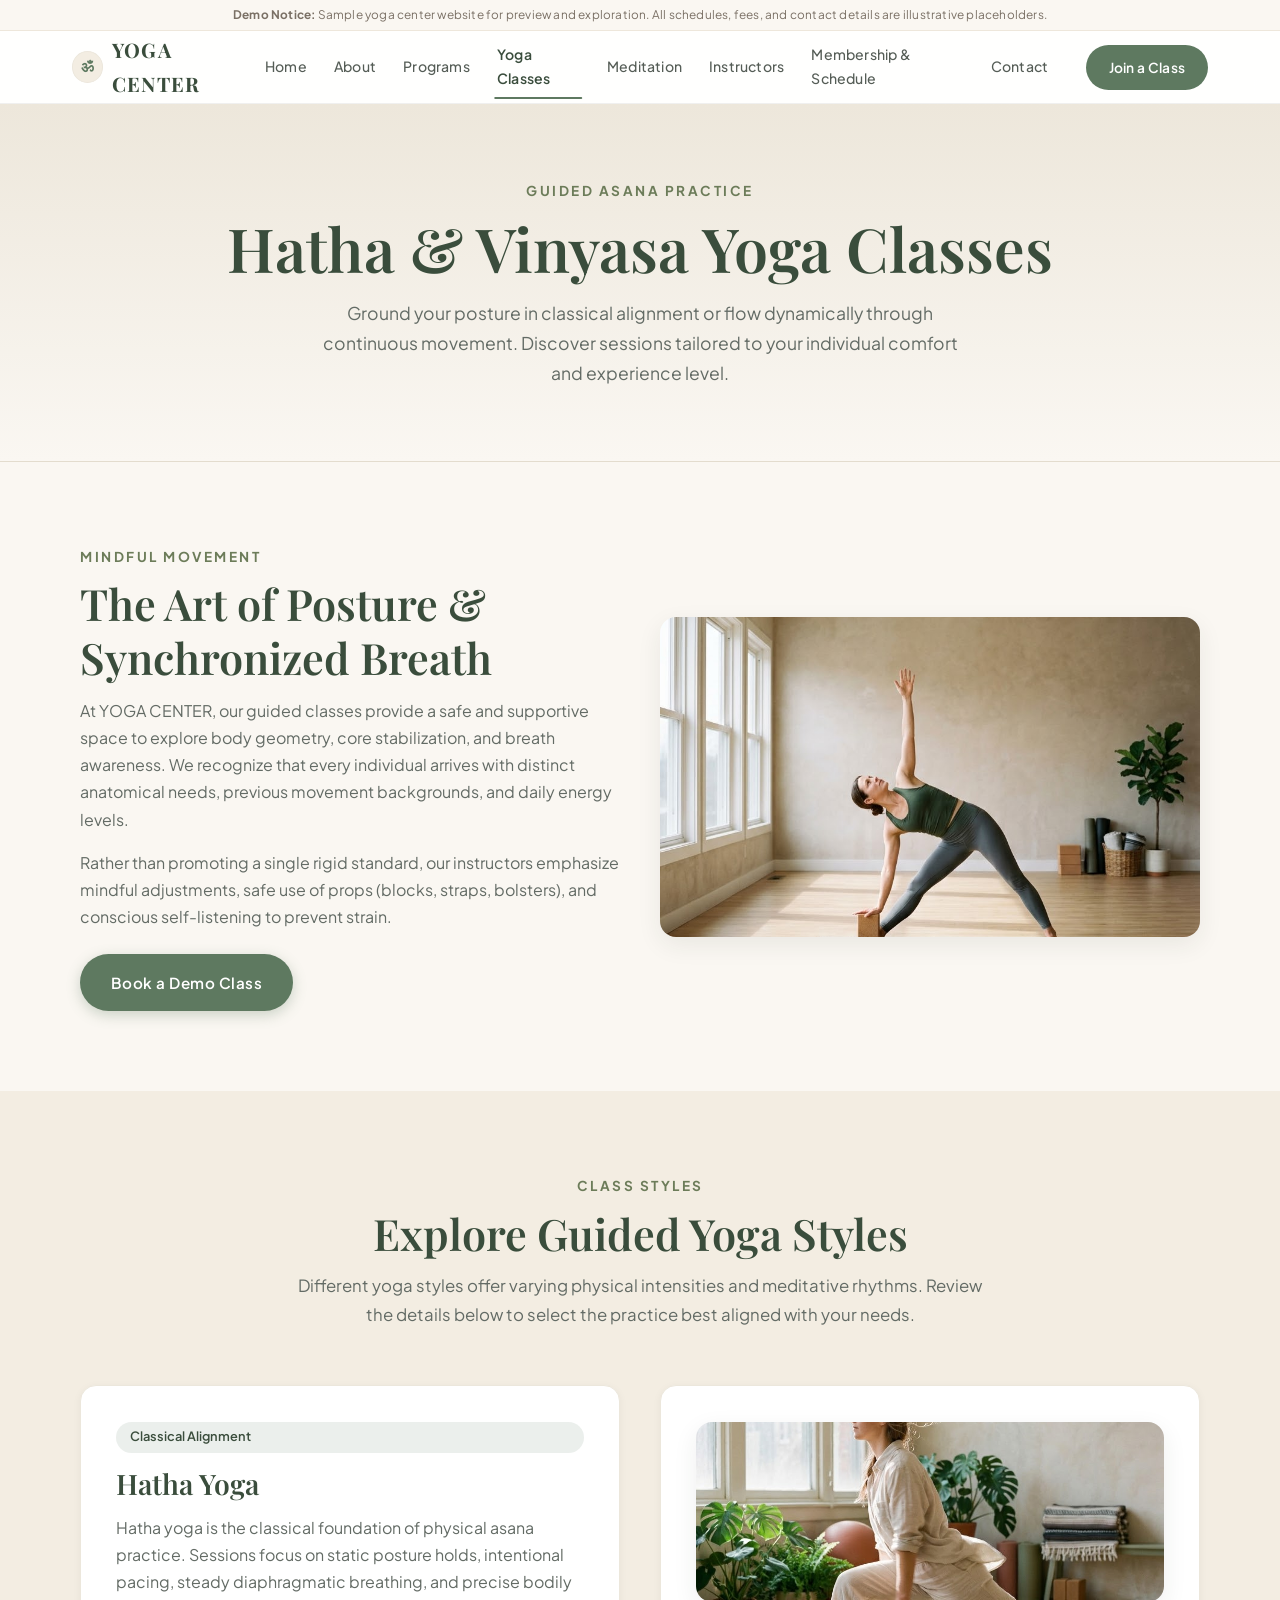
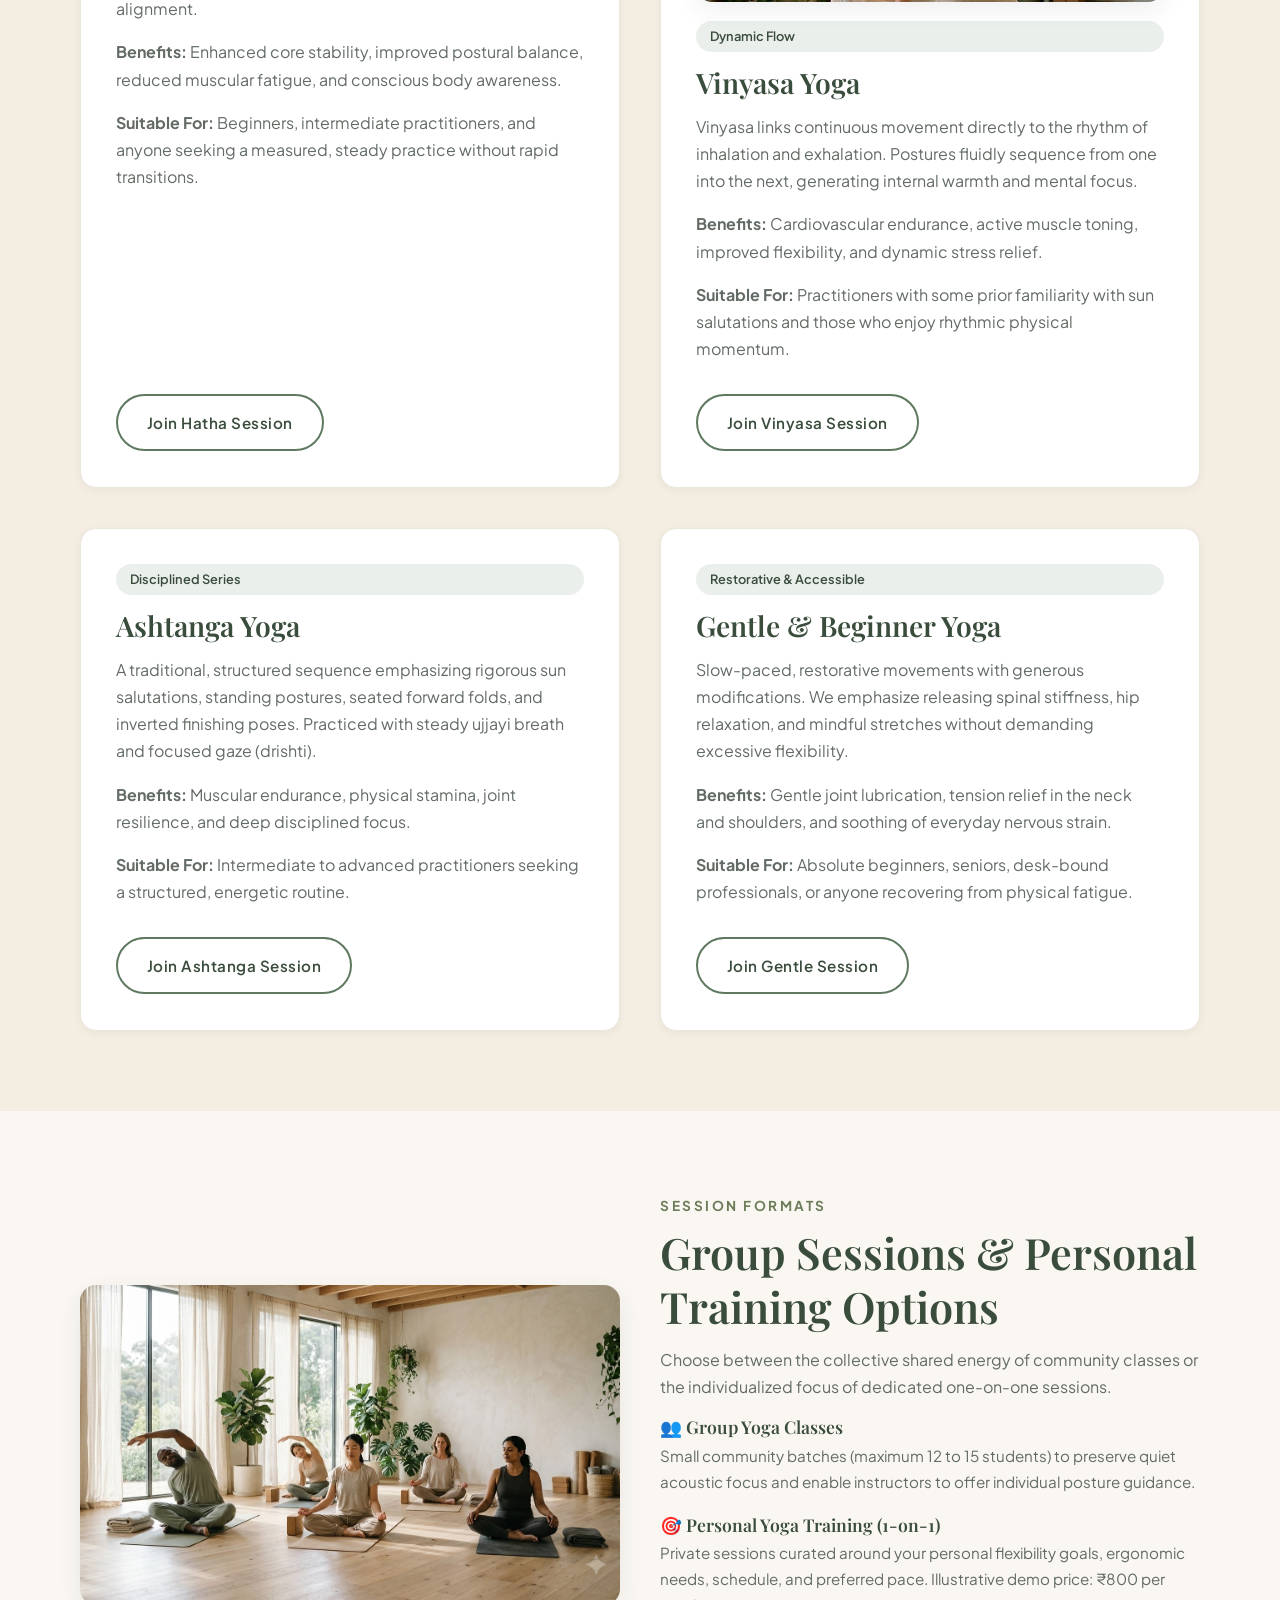
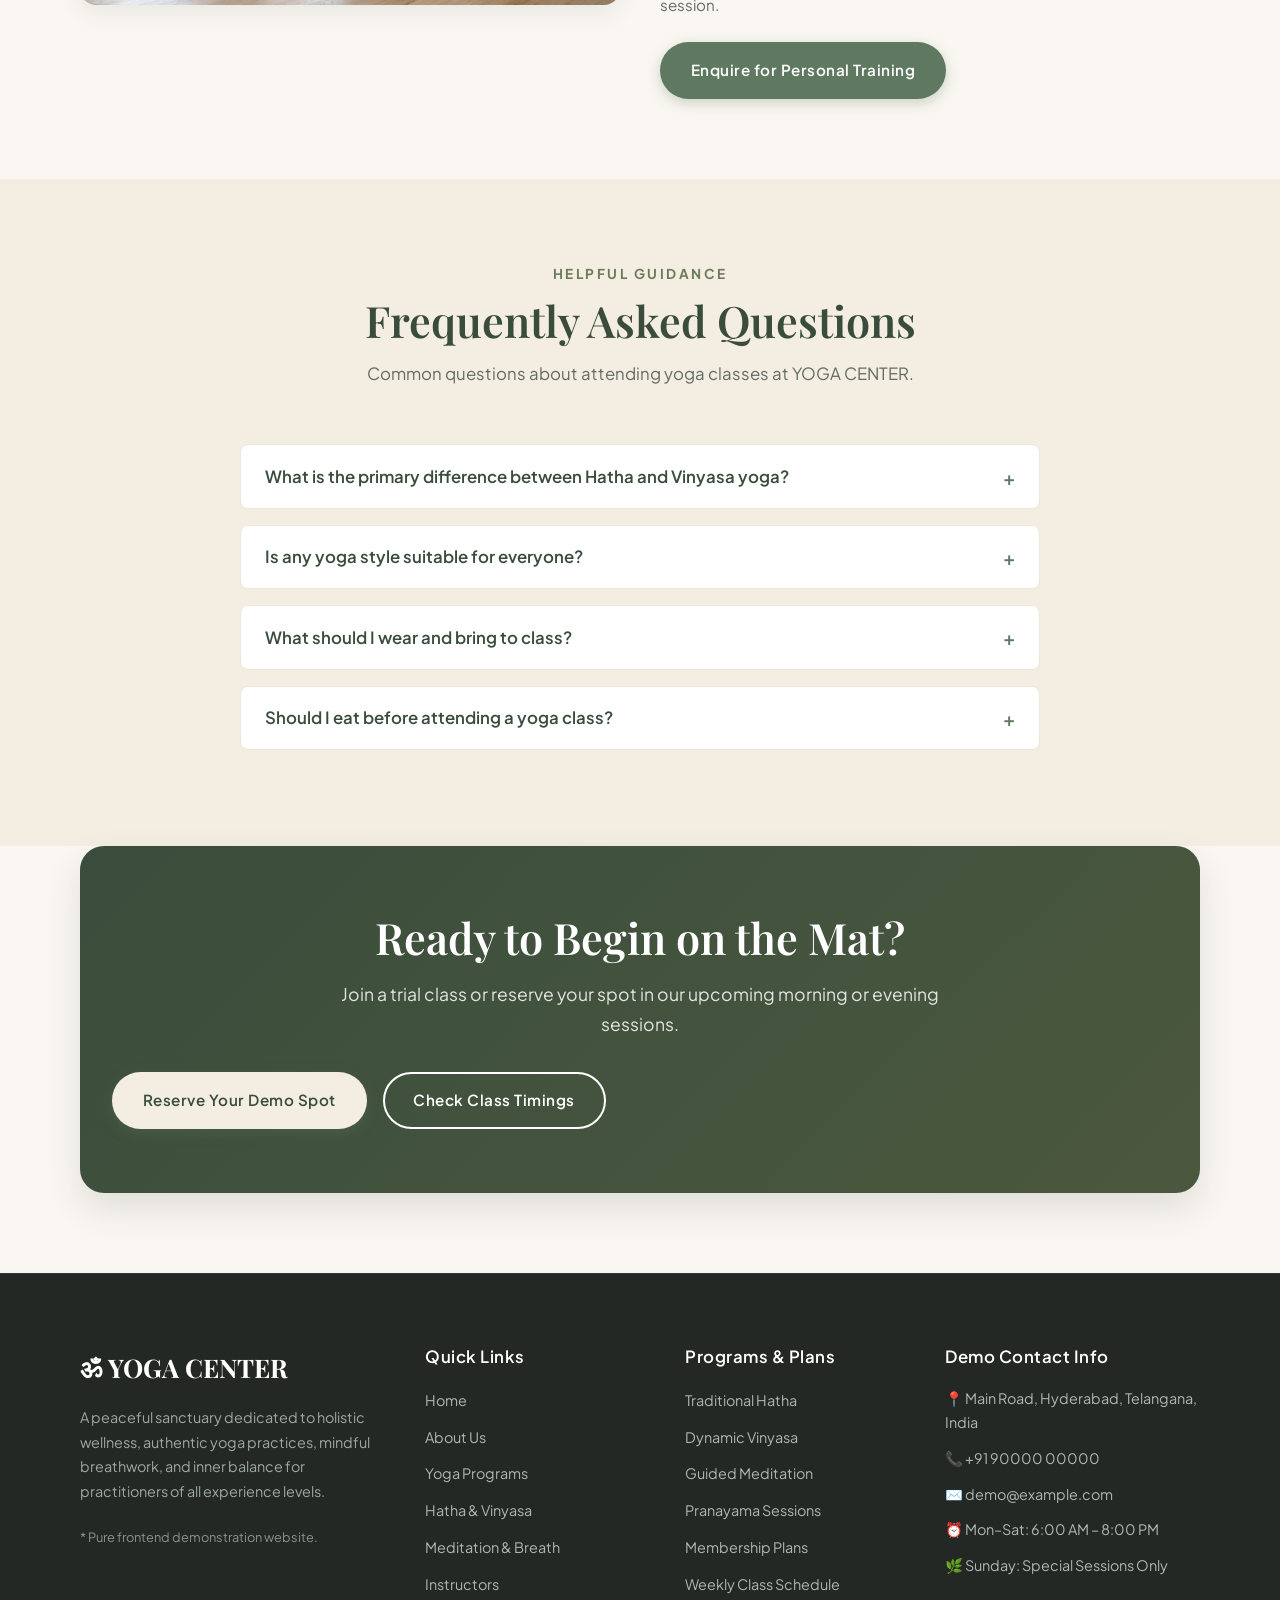
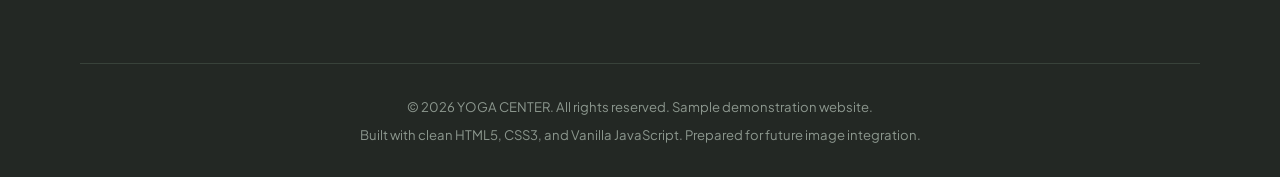
<file: yoga-classes.html>
<!DOCTYPE html>
<html lang="en">
<head>
  <meta charset="UTF-8">
  <meta name="viewport" content="width=device-width, initial-scale=1.0">
  <title>Hatha & Vinyasa Yoga Classes | YOGA CENTER</title>
  <meta name="description" content="Explore guided Hatha Yoga, dynamic Vinyasa Flow, Ashtanga, Power Yoga, Gentle Yoga, and group sessions at YOGA CENTER.">
  <link rel="preconnect" href="https://fonts.googleapis.com">
  <link rel="preconnect" href="https://fonts.gstatic.com" crossorigin>
  <link href="https://fonts.googleapis.com/css2?family=Playfair+Display:ital,wght@0,400..700;1,400..700&family=Plus+Jakarta+Sans:wght@300;400;500;600;700&display=swap" rel="stylesheet">
  <link rel="stylesheet" href="css/style.css">
</head>
<body>

  <!-- Demo Notice Bar -->
  <aside class="demo-disclaimer-bar">
    <strong>Demo Notice:</strong> Sample yoga center website for preview and exploration. All schedules, fees, and contact details are illustrative placeholders.
  </aside>

  <!-- Sticky Header Navigation -->
  <header class="site-header" id="siteHeader">
    <div class="nav-container">
      <a href="index.html" class="logo-text">
        <span class="logo-symbol">ॐ</span>
        YOGA CENTER
      </a>

      <button class="hamburger" aria-label="Toggle Navigation Menu" aria-expanded="false">
        <span class="hamburger-line"></span>
        <span class="hamburger-line"></span>
        <span class="hamburger-line"></span>
      </button>

      <nav class="nav-menu">
        <a href="index.html" class="nav-link">Home</a>
        <a href="about.html" class="nav-link">About</a>
        <a href="programs.html" class="nav-link">Programs</a>
        <a href="yoga-classes.html" class="nav-link active">Yoga Classes</a>
        <a href="meditation.html" class="nav-link">Meditation</a>
        <a href="instructors.html" class="nav-link">Instructors</a>
        <a href="membership.html" class="nav-link">Membership & Schedule</a>
        <a href="contact.html" class="nav-link">Contact</a>
        <div class="nav-cta">
          <a href="contact.html" class="btn btn-primary">Join a Class</a>
        </div>
      </nav>
    </div>
  </header>

  <main>
    <!-- Hero Banner -->
    <section class="page-banner">
      <div class="container">
        <span class="sub-title">Guided Asana Practice</span>
        <h1>Hatha & Vinyasa Yoga Classes</h1>
        <p>Ground your posture in classical alignment or flow dynamically through continuous movement. Discover sessions tailored to your individual comfort and experience level.</p>
      </div>
    </section>

    <!-- Intro to Guided Classes with Dual Placeholders -->
    <section class="section">
      <div class="container">
        <div class="grid-2" style="align-items: center;">
          <div>
            <span class="sub-title">Mindful Movement</span>
            <h2>The Art of Posture & Synchronized Breath</h2>
            <p>
              At YOGA CENTER, our guided classes provide a safe and supportive space to explore body geometry, core stabilization, and breath awareness. We recognize that every individual arrives with distinct anatomical needs, previous movement backgrounds, and daily energy levels.
            </p>
            <p>
              Rather than promoting a single rigid standard, our instructors emphasize mindful adjustments, safe use of props (blocks, straps, bolsters), and conscious self-listening to prevent strain.
            </p>
            <div style="margin-top: 1.5rem;">
              <a href="contact.html" class="btn btn-primary">Book a Demo Class</a>
            </div>
          </div>
          <div>
            <!-- REUSABLE IMAGE PLACEHOLDER 4: hatha-yoga -->
            <!-- Image Replacement Comment: Replace below container with hatha-yoga.jpg -->
            <div class="yoga-placeholder hatha-yoga placeholder-banner" role="img" aria-label="Traditional yoga postures and guided practice">
              <span class="placeholder-badge">Placeholder: hatha-yoga</span>
              <div class="placeholder-label">Classical Asana Practice</div>
              <p class="placeholder-caption">Traditional yoga postures and guided alignment practice.</p>
            </div>
          </div>
        </div>
      </div>
    </section>

    <!-- Detailed Yoga Styles -->
    <section class="section section-alt">
      <div class="container">
        <div class="section-header">
          <span class="sub-title">Class Styles</span>
          <h2>Explore Guided Yoga Styles</h2>
          <p>Different yoga styles offer varying physical intensities and meditative rhythms. Review the details below to select the practice best aligned with your needs.</p>
        </div>

        <div class="grid-2">
          <!-- Hatha Yoga -->
          <div class="card">
            <span class="badge">Classical Alignment</span>
            <h3>Hatha Yoga</h3>
            <p>
              Hatha yoga is the classical foundation of physical asana practice. Sessions focus on static posture holds, intentional pacing, steady diaphragmatic breathing, and precise bodily alignment.
            </p>
            <p><strong>Benefits:</strong> Enhanced core stability, improved postural balance, reduced muscular fatigue, and conscious body awareness.</p>
            <p><strong>Suitable For:</strong> Beginners, intermediate practitioners, and anyone seeking a measured, steady practice without rapid transitions.</p>
            <div style="margin-top: auto; padding-top: 1rem;">
              <a href="contact.html?program=Hatha+Yoga" class="btn btn-secondary">Join Hatha Session</a>
            </div>
          </div>

          <!-- Vinyasa Flow -->
          <div class="card">
            <!-- REUSABLE IMAGE PLACEHOLDER 5: vinyasa-yoga -->
            <!-- Image Replacement Comment: Replace below container with vinyasa-yoga.jpg -->
            <div class="yoga-placeholder vinyasa-yoga" style="min-height: 180px; margin-bottom: 1.2rem;">
              <span class="placeholder-badge">Placeholder: vinyasa-yoga</span>
              <div class="placeholder-label">Vinyasa Yoga Flow</div>
            </div>
            <span class="badge">Dynamic Flow</span>
            <h3>Vinyasa Yoga</h3>
            <p>
              Vinyasa links continuous movement directly to the rhythm of inhalation and exhalation. Postures fluidly sequence from one into the next, generating internal warmth and mental focus.
            </p>
            <p><strong>Benefits:</strong> Cardiovascular endurance, active muscle toning, improved flexibility, and dynamic stress relief.</p>
            <p><strong>Suitable For:</strong> Practitioners with some prior familiarity with sun salutations and those who enjoy rhythmic physical momentum.</p>
            <div style="margin-top: auto; padding-top: 1rem;">
              <a href="contact.html?program=Vinyasa+Yoga" class="btn btn-secondary">Join Vinyasa Session</a>
            </div>
          </div>

          <!-- Ashtanga Yoga -->
          <div class="card">
            <span class="badge">Disciplined Series</span>
            <h3>Ashtanga Yoga</h3>
            <p>
              A traditional, structured sequence emphasizing rigorous sun salutations, standing postures, seated forward folds, and inverted finishing poses. Practiced with steady ujjayi breath and focused gaze (drishti).
            </p>
            <p><strong>Benefits:</strong> Muscular endurance, physical stamina, joint resilience, and deep disciplined focus.</p>
            <p><strong>Suitable For:</strong> Intermediate to advanced practitioners seeking a structured, energetic routine.</p>
            <div style="margin-top: auto; padding-top: 1rem;">
              <a href="contact.html?program=Ashtanga+Yoga" class="btn btn-secondary">Join Ashtanga Session</a>
            </div>
          </div>

          <!-- Gentle & Beginner Yoga -->
          <div class="card">
            <span class="badge">Restorative & Accessible</span>
            <h3>Gentle & Beginner Yoga</h3>
            <p>
              Slow-paced, restorative movements with generous modifications. We emphasize releasing spinal stiffness, hip relaxation, and mindful stretches without demanding excessive flexibility.
            </p>
            <p><strong>Benefits:</strong> Gentle joint lubrication, tension relief in the neck and shoulders, and soothing of everyday nervous strain.</p>
            <p><strong>Suitable For:</strong> Absolute beginners, seniors, desk-bound professionals, or anyone recovering from physical fatigue.</p>
            <div style="margin-top: auto; padding-top: 1rem;">
              <a href="contact.html?program=Gentle+Yoga" class="btn btn-secondary">Join Gentle Session</a>
            </div>
          </div>
        </div>
      </div>
    </section>

    <!-- Group Sessions vs Personal Training -->
    <section class="section">
      <div class="container">
        <div class="grid-2" style="align-items: center;">
          <div>
            <!-- REUSABLE IMAGE PLACEHOLDER 2: group-yoga-session -->
            <!-- Image Replacement Comment: Replace below container with group-yoga-session.jpg -->
            <div class="yoga-placeholder group-yoga-session placeholder-banner" role="img" aria-label="Group yoga class with participants practising together">
              <span class="placeholder-badge">Placeholder: group-yoga-session</span>
              <div class="placeholder-label">Group Harmony</div>
              <p class="placeholder-caption">Group yoga class with participants practising together in a supportive collective rhythm.</p>
            </div>
          </div>

          <div>
            <span class="sub-title">Session Formats</span>
            <h2>Group Sessions & Personal Training Options</h2>
            <p>Choose between the collective shared energy of community classes or the individualized focus of dedicated one-on-one sessions.</p>
            
            <div style="margin-bottom: 1.2rem;">
              <h4 style="font-size: 1.1rem; color: var(--color-primary-dark); margin-bottom: 0.3rem;">👥 Group Yoga Classes</h4>
              <p style="font-size: 0.95rem;">Small community batches (maximum 12 to 15 students) to preserve quiet acoustic focus and enable instructors to offer individual posture guidance.</p>
            </div>

            <div>
              <h4 style="font-size: 1.1rem; color: var(--color-primary-dark); margin-bottom: 0.3rem;">🎯 Personal Yoga Training (1-on-1)</h4>
              <p style="font-size: 0.95rem;">Private sessions curated around your personal flexibility goals, ergonomic needs, schedule, and preferred pace. Illustrative demo price: ₹800 per session.</p>
            </div>

            <div style="margin-top: 1.5rem;">
              <a href="contact.html?program=Personal+Yoga+Training" class="btn btn-primary">Enquire for Personal Training</a>
            </div>
          </div>
        </div>
      </div>
    </section>

    <!-- Class FAQs -->
    <section class="section section-alt">
      <div class="container">
        <div class="section-header">
          <span class="sub-title">Helpful Guidance</span>
          <h2>Frequently Asked Questions</h2>
          <p>Common questions about attending yoga classes at YOGA CENTER.</p>
        </div>

        <div class="faq-container">
          <div class="faq-item">
            <button class="faq-question">
              <span>What is the primary difference between Hatha and Vinyasa yoga?</span>
              <span class="faq-icon">+</span>
            </button>
            <div class="faq-answer">
              <p>Hatha yoga emphasizes holding individual postures steadily to develop alignment, joint strength, and focused breath. Vinyasa yoga links postures into a continuous, flowing sequence synchronized with breath, offering a slightly faster and more cardiovascular experience.</p>
            </div>
          </div>

          <div class="faq-item">
            <button class="faq-question">
              <span>Is any yoga style suitable for everyone?</span>
              <span class="faq-icon">+</span>
            </button>
            <div class="faq-answer">
              <p>No single style is universally suitable for all bodies. Individual fitness, joint history, and mobility vary. For beginners or those with physical sensitivities, we recommend Gentle Yoga or foundational Hatha before advancing to vigorous flows like Ashtanga or Power Yoga.</p>
            </div>
          </div>

          <div class="faq-item">
            <button class="faq-question">
              <span>What should I wear and bring to class?</span>
              <span class="faq-icon">+</span>
            </button>
            <div class="faq-answer">
              <p>Wear breathable, flexible cotton or stretch clothing that permits comfortable movement. We provide sanitized organic mats, blocks, and straps at the studio, though practitioners are always welcome to bring their personal mat.</p>
            </div>
          </div>

          <div class="faq-item">
            <button class="faq-question">
              <span>Should I eat before attending a yoga class?</span>
              <span class="faq-icon">+</span>
            </button>
            <div class="faq-answer">
              <p>It is best to practice on an empty or light stomach. Allow approximately 2 to 3 hours after a full meal, or 45 minutes to an hour after a light piece of fruit or tea.</p>
            </div>
          </div>
        </div>
      </div>
    </section>

    <!-- Call to Action -->
    <section class="section" style="padding-top: 0;">
      <div class="container">
        <div class="cta-banner">
          <h2>Ready to Begin on the Mat?</h2>
          <p>Join a trial class or reserve your spot in our upcoming morning or evening sessions.</p>
          <div class="btn-group">
            <a href="contact.html" class="btn btn-primary">Reserve Your Demo Spot</a>
            <a href="membership.html" class="btn btn-secondary" style="border-color: #fff; color: #fff;">Check Class Timings</a>
          </div>
        </div>
      </div>
    </section>
  </main>

  <!-- Complete Standard Footer -->
  <footer class="site-footer">
    <div class="container">
      <div class="footer-grid">
        <div>
          <span class="footer-logo">ॐ YOGA CENTER</span>
          <p class="footer-desc">
            A peaceful sanctuary dedicated to holistic wellness, authentic yoga practices, mindful breathwork, and inner balance for practitioners of all experience levels.
          </p>
          <p style="font-size: 0.8rem; color: #889489;">* Pure frontend demonstration website.</p>
        </div>
        <div>
          <h4 class="footer-heading">Quick Links</h4>
          <ul class="footer-links">
            <li><a href="index.html">Home</a></li>
            <li><a href="about.html">About Us</a></li>
            <li><a href="programs.html">Yoga Programs</a></li>
            <li><a href="yoga-classes.html">Hatha & Vinyasa</a></li>
            <li><a href="meditation.html">Meditation & Breath</a></li>
            <li><a href="instructors.html">Instructors</a></li>
          </ul>
        </div>
        <div>
          <h4 class="footer-heading">Programs & Plans</h4>
          <ul class="footer-links">
            <li><a href="programs.html">Traditional Hatha</a></li>
            <li><a href="yoga-classes.html">Dynamic Vinyasa</a></li>
            <li><a href="meditation.html">Guided Meditation</a></li>
            <li><a href="meditation.html">Pranayama Sessions</a></li>
            <li><a href="membership.html">Membership Plans</a></li>
            <li><a href="membership.html">Weekly Class Schedule</a></li>
          </ul>
        </div>
        <div>
          <h4 class="footer-heading">Demo Contact Info</h4>
          <ul class="footer-contact">
            <li>📍 Main Road, Hyderabad, Telangana, India</li>
            <li>📞 +91 90000 00000</li>
            <li>✉️ demo@example.com</li>
            <li>⏰ Mon–Sat: 6:00 AM – 8:00 PM</li>
            <li>🌿 Sunday: Special Sessions Only</li>
          </ul>
        </div>
      </div>
      <div class="footer-bottom">
        <p>&copy; 2026 YOGA CENTER. All rights reserved. Sample demonstration website.</p>
        <p>Built with clean HTML5, CSS3, and Vanilla JavaScript. Prepared for future image integration.</p>
      </div>
    </div>
  </footer>

  <button class="back-to-top" id="backToTopBtn" aria-label="Back to top">↑</button>
  <script src="js/script.js"></script>
</body>
</html>
</file>
<file: css/style.css>
/* ==========================================================================
   YOGA CENTER - MAIN STYLESHEET
   Natural, Peaceful, Premium Wellness Aesthetic
   Color Palette: Sage Green, Olive, Warm Beige, Cream, Ivory, Terracotta
   ========================================================================== */

/* --- CSS Variables & Root Theme --- */
:root {
  --color-primary-sage: #5e7960;
  --color-primary-dark: #3a4d3c;
  --color-primary-light: #839d85;
  --color-olive: #6c7c59;
  --color-olive-dark: #4b583e;
  --color-terracotta: #c47b59;
  --color-terracotta-soft: #d99172;
  --color-warm-beige: #f3ede2;
  --color-soft-cream: #faf7f2;
  --color-ivory: #ffffff;
  --color-earth-brown: #5c4a3e;
  --color-charcoal: #2b302c;
  --color-muted-grey: #636b65;
  --color-border: #e3dcce;
  --color-border-light: #ece7dc;

  /* Typography */
  --font-serif: 'Playfair Display', Georgia, 'Times New Roman', serif;
  --font-sans: 'Plus Jakarta Sans', -apple-system, BlinkMacSystemFont, 'Segoe UI', Roboto, Helvetica, Arial, sans-serif;

  /* Elevation & Shadows */
  --shadow-sm: 0 2px 8px rgba(43, 48, 44, 0.05);
  --shadow-md: 0 8px 24px rgba(43, 48, 44, 0.08);
  --shadow-lg: 0 16px 36px rgba(43, 48, 44, 0.12);
  --shadow-hover: 0 14px 30px rgba(58, 77, 60, 0.16);

  /* Radius */
  --radius-sm: 8px;
  --radius-md: 16px;
  --radius-lg: 24px;
  --radius-full: 9999px;

  /* Layout */
  --max-width: 1200px;
  --header-height: 72px;
  --transition: all 0.25s cubic-bezier(0.25, 0.8, 0.25, 1);
}

/* --- Reset & Base Styles --- */
*, *::before, *::after {
  box-sizing: border-box;
  margin: 0;
  padding: 0;
}

html {
  font-size: 16px;
  scroll-behavior: smooth;
}

body {
  font-family: var(--font-sans);
  background-color: var(--color-soft-cream);
  color: var(--color-charcoal);
  line-height: 1.7;
  overflow-x: hidden;
  -webkit-font-smoothing: antialiased;
}

a {
  color: inherit;
  text-decoration: none;
  transition: var(--transition);
}

button, input, select, textarea {
  font-family: inherit;
  font-size: 1rem;
}

img {
  max-width: 100%;
  display: block;
}

ul {
  list-style: none;
}

/* Typography Hierarchy */
h1, h2, h3, h4, h5, h6 {
  font-family: var(--font-serif);
  font-weight: 600;
  color: var(--color-primary-dark);
  line-height: 1.25;
  margin-bottom: 0.8rem;
}

h1 {
  font-size: clamp(2.4rem, 5vw, 3.8rem);
}

h2 {
  font-size: clamp(1.8rem, 3.5vw, 2.7rem);
}

h3 {
  font-size: clamp(1.3rem, 2.2vw, 1.8rem);
}

p {
  margin-bottom: 1rem;
  color: var(--color-muted-grey);
}

.sub-title {
  display: inline-block;
  font-size: 0.85rem;
  text-transform: uppercase;
  letter-spacing: 2.5px;
  color: var(--color-olive);
  font-weight: 700;
  margin-bottom: 0.5rem;
}

/* Container */
.container {
  width: 90%;
  max-width: var(--max-width);
  margin: 0 auto;
  padding: 0 1rem;
}

.section {
  padding: 5rem 0;
  position: relative;
}

.section-alt {
  background-color: var(--color-warm-beige);
}

.section-header {
  text-align: center;
  max-width: 700px;
  margin: 0 auto 3.5rem auto;
}

.section-header p {
  font-size: 1.05rem;
}

/* --- Common UI Components --- */
.btn {
  display: inline-flex;
  align-items: center;
  justify-content: center;
  padding: 0.85rem 1.8rem;
  border-radius: var(--radius-full);
  font-weight: 600;
  font-size: 0.95rem;
  letter-spacing: 0.5px;
  cursor: pointer;
  border: 2px solid transparent;
  transition: var(--transition);
  text-align: center;
}

.btn-primary {
  background-color: var(--color-primary-sage);
  color: var(--color-ivory);
  box-shadow: 0 4px 14px rgba(94, 121, 96, 0.3);
}

.btn-primary:hover {
  background-color: var(--color-primary-dark);
  transform: translateY(-2px);
  box-shadow: 0 6px 18px rgba(58, 77, 60, 0.35);
}

.btn-secondary {
  background-color: transparent;
  border-color: var(--color-primary-sage);
  color: var(--color-primary-dark);
}

.btn-secondary:hover {
  background-color: var(--color-primary-sage);
  color: var(--color-ivory);
  transform: translateY(-2px);
}

.btn-terracotta {
  background-color: var(--color-terracotta);
  color: var(--color-ivory);
}

.btn-terracotta:hover {
  background-color: #b06a48;
  transform: translateY(-2px);
}

.btn-group {
  display: flex;
  gap: 1rem;
  flex-wrap: wrap;
}

.badge {
  display: inline-block;
  padding: 0.3rem 0.85rem;
  background-color: rgba(94, 121, 96, 0.12);
  color: var(--color-primary-dark);
  font-size: 0.8rem;
  font-weight: 600;
  border-radius: var(--radius-full);
  margin-bottom: 0.8rem;
}

/* Notice / Sample Label Banner */
.demo-disclaimer-bar {
  background-color: #faf7f2;
  border-bottom: 1px solid #eee7db;
  color: #7a7065;
  font-size: 0.74rem;
  padding: 0.32rem 1rem;
  text-align: center;
  letter-spacing: 0.2px;
}

/* --- Header & Navigation --- */
.site-header {
  position: sticky;
  top: 0;
  z-index: 1000;
  background-color: rgba(255, 255, 255, 0.92);
  backdrop-filter: blur(12px);
  -webkit-backdrop-filter: blur(12px);
  border-bottom: 1px solid rgba(0, 0, 0, 0.06);
  transition: var(--transition);
}

.site-header.scrolled {
  background-color: rgba(255, 255, 255, 0.98);
  box-shadow: 0 4px 20px rgba(0, 0, 0, 0.04);
}

.nav-container {
  display: flex;
  align-items: center;
  justify-content: space-between;
  height: var(--header-height);
  padding: 0 2rem;
  max-width: var(--max-width);
  margin: 0 auto;
}

.logo-text {
  font-family: var(--font-serif);
  font-size: 1.25rem;
  font-weight: 700;
  letter-spacing: 1.2px;
  color: var(--color-primary-dark);
  display: flex;
  align-items: center;
  gap: 0.55rem;
  text-transform: uppercase;
}

.logo-symbol {
  display: inline-flex;
  align-items: center;
  justify-content: center;
  width: 32px;
  height: 32px;
  background: var(--color-warm-beige);
  color: var(--color-primary-sage);
  border-radius: 50%;
  font-size: 0.95rem;
  border: 1px solid var(--color-border-light);
  transition: var(--transition);
}

.logo-text:hover .logo-symbol {
  background-color: var(--color-primary-sage);
  color: #ffffff;
}

.nav-menu {
  display: flex;
  align-items: center;
  gap: 1.4rem;
}

.nav-link {
  font-size: 0.88rem;
  font-weight: 500;
  color: #555d56;
  position: relative;
  padding: 0.5rem 0.15rem;
  letter-spacing: 0.2px;
  transition: color 0.2s ease;
}

.nav-link::after {
  content: '';
  position: absolute;
  bottom: 0;
  left: 50%;
  width: 0%;
  height: 2px;
  background-color: var(--color-primary-sage);
  border-radius: 2px;
  transition: all 0.25s ease;
  transform: translateX(-50%);
}

.nav-link:hover {
  color: var(--color-primary-sage);
}

.nav-link:hover::after,
.nav-link.active::after {
  width: 100%;
}

.nav-link.active {
  color: var(--color-primary-dark);
  font-weight: 600;
}

.nav-cta {
  margin-left: 0.8rem;
}

.nav-cta .btn {
  padding: 0.55rem 1.3rem;
  font-size: 0.86rem;
  font-weight: 600;
  border-radius: var(--radius-full);
  box-shadow: none;
  letter-spacing: 0.3px;
  white-space: nowrap;
}

/* Mobile Hamburger Menu */
.hamburger {
  display: none;
  background: none;
  border: none;
  cursor: pointer;
  padding: 0.5rem;
}

.hamburger-line {
  display: block;
  width: 24px;
  height: 2px;
  background-color: var(--color-primary-dark);
  margin: 5px 0;
  transition: var(--transition);
}

.hamburger.active .hamburger-line:nth-child(1) {
  transform: rotate(45deg) translate(5px, 5px);
}

.hamburger.active .hamburger-line:nth-child(2) {
  opacity: 0;
}

.hamburger.active .hamburger-line:nth-child(3) {
  transform: rotate(-45deg) translate(5px, -5px);
}

/* ==========================================================================
   STRICT 8 UNIQUE IMAGE PLACEHOLDERS
   CSS-based, elegant earthy gradients with gentle decorative SVG patterns
   ========================================================================== */
.yoga-placeholder {
  position: relative;
  width: 100%;
  border-radius: var(--radius-md);
  overflow: hidden;
  box-shadow: var(--shadow-md);
  display: flex;
  flex-direction: column;
  justify-content: flex-end;
  color: #ffffff;
  padding: 1.5rem;
  background-size: cover;
  background-position: center;
  transition: transform 0.4s ease, box-shadow 0.4s ease;
  min-height: 260px;
}

.yoga-placeholder:hover {
  transform: translateY(-4px);
  box-shadow: var(--shadow-hover);
}

.yoga-placeholder::before {
  display: none;
}

.yoga-placeholder::after {
  display: none;
}

.placeholder-badge,
.placeholder-label,
.placeholder-caption {
  display: none;
}

/* 1. yoga-center-hero */
.yoga-center-hero {
  background: url('../assets/images/yoga-center-hero.jpg') center/cover no-repeat,
              linear-gradient(135deg, #425946 0%, #687f6b 50%, #8ea88a 100%);
  min-height: 420px;
}

/* 2. group-yoga-session */
.group-yoga-session {
  background: url('../assets/images/group-yoga-session.jpg') center/cover no-repeat,
              linear-gradient(140deg, #3d5648 0%, #587965 60%, #7d9e87 100%);
}

/* 3. yoga-meditation */
.yoga-meditation {
  background: url('../assets/images/yoga-meditation.jpg') center/cover no-repeat,
              linear-gradient(135deg, #44544d 0%, #627267 55%, #8d7e6f 100%);
}

/* 4. hatha-yoga */
.hatha-yoga {
  background: url('../assets/images/hatha-yoga.jpg') center/cover no-repeat,
              linear-gradient(135deg, #534538 0%, #7a6350 50%, #9e856e 100%);
}

/* 5. vinyasa-yoga */
.vinyasa-yoga {
  background: url('../assets/images/vinyasa-yoga.jpg') center/cover no-repeat,
              linear-gradient(135deg, #844c33 0%, #aa6b4e 50%, #c98c6d 100%);
}

/* 6. yoga-pranayama */
.yoga-pranayama {
  background: url('../assets/images/yoga-pranayama.jpg') center/cover no-repeat,
              linear-gradient(135deg, #41555e 0%, #5d7580 50%, #829da8 100%);
}

/* 7. yoga-instructor */
.yoga-instructor {
  background: url('../assets/images/yoga-instructor.jpg') center/cover no-repeat,
              linear-gradient(145deg, #4e5b47 0%, #6f7f62 55%, #92a483 100%);
}

/* 8. yoga-center-interior */
.yoga-center-interior {
  background: url('../assets/images/yoga-center-interior.jpg') center/cover no-repeat,
              linear-gradient(135deg, #473e3a 0%, #685b55 50%, #96867d 100%);
}

/* Aspect ratio helpers */
.placeholder-banner {
  min-height: 320px;
}

/* --- Hero Section Styles --- */
.hero {
  padding: 5rem 0 6rem 0;
  background: radial-gradient(circle at 10% 20%, rgba(131, 157, 133, 0.15) 0%, transparent 40%),
              radial-gradient(circle at 90% 80%, rgba(196, 123, 89, 0.1) 0%, transparent 45%),
              var(--color-soft-cream);
}

.hero-grid {
  display: grid;
  grid-template-columns: 1.15fr 0.85fr;
  gap: 3.5rem;
  align-items: center;
}

.hero-content h1 {
  margin-bottom: 1.2rem;
}

.hero-content .lead {
  font-size: 1.2rem;
  line-height: 1.7;
  color: var(--color-charcoal);
  margin-bottom: 2rem;
}

.hero-highlights {
  display: flex;
  gap: 2rem;
  margin-top: 2.5rem;
  padding-top: 1.5rem;
  border-top: 1px solid var(--color-border);
}

.highlight-item h4 {
  font-family: var(--font-sans);
  font-size: 1.4rem;
  color: var(--color-primary-sage);
  margin-bottom: 0.1rem;
}

.highlight-item p {
  font-size: 0.85rem;
  margin: 0;
}

/* --- Page Banners (Inner Pages) --- */
.page-banner {
  padding: 4.5rem 0;
  text-align: center;
  background: linear-gradient(to bottom, #ede7db, var(--color-soft-cream));
  border-bottom: 1px solid var(--color-border);
}

.page-banner h1 {
  margin-bottom: 0.8rem;
}

.page-banner p {
  max-width: 650px;
  margin: 0 auto;
  font-size: 1.1rem;
}

/* --- Cards & Grid Layouts --- */
.grid-2 {
  display: grid;
  grid-template-columns: repeat(2, 1fr);
  gap: 2.5rem;
}

.grid-3 {
  display: grid;
  grid-template-columns: repeat(3, 1fr);
  gap: 2rem;
}

.grid-4 {
  display: grid;
  grid-template-columns: repeat(4, 1fr);
  gap: 1.8rem;
}

.card {
  background: var(--color-ivory);
  border-radius: var(--radius-md);
  padding: 2.2rem;
  box-shadow: var(--shadow-sm);
  border: 1px solid var(--color-border-light);
  transition: var(--transition);
  display: flex;
  flex-direction: column;
}

.card:hover {
  transform: translateY(-5px);
  box-shadow: var(--shadow-hover);
  border-color: var(--color-primary-light);
}

.card-icon {
  width: 52px;
  height: 52px;
  border-radius: 50%;
  background-color: rgba(94, 121, 96, 0.12);
  display: flex;
  align-items: center;
  justify-content: center;
  margin-bottom: 1.2rem;
  font-size: 1.5rem;
  color: var(--color-primary-sage);
}

.card-title {
  margin-bottom: 0.6rem;
}

/* Program Specific Cards */
.program-card {
  padding: 0;
  overflow: hidden;
}

.program-card .program-card-body {
  padding: 1.8rem;
  display: flex;
  flex-direction: column;
  flex-grow: 1;
}

.program-meta {
  display: flex;
  justify-content: space-between;
  align-items: center;
  padding: 0.8rem 0;
  margin: 1rem 0;
  border-top: 1px solid var(--color-border-light);
  border-bottom: 1px solid var(--color-border-light);
  font-size: 0.88rem;
}

.program-price {
  font-size: 1.3rem;
  font-weight: 700;
  color: var(--color-primary-dark);
}

.demo-price-tag {
  font-size: 0.75rem;
  color: var(--color-muted-grey);
  display: block;
  font-weight: 400;
}

/* Category Filter Tabs */
.filter-tabs {
  display: flex;
  justify-content: center;
  gap: 0.8rem;
  flex-wrap: wrap;
  margin-bottom: 3rem;
}

.filter-btn {
  background: var(--color-ivory);
  border: 1px solid var(--color-border);
  padding: 0.6rem 1.4rem;
  border-radius: var(--radius-full);
  font-weight: 500;
  cursor: pointer;
  color: var(--color-charcoal);
  transition: var(--transition);
}

.filter-btn:hover,
.filter-btn.active {
  background-color: var(--color-primary-sage);
  color: var(--color-ivory);
  border-color: var(--color-primary-sage);
}

/* --- Schedule Table --- */
.schedule-container {
  overflow-x: auto;
  background: var(--color-ivory);
  border-radius: var(--radius-md);
  box-shadow: var(--shadow-sm);
  border: 1px solid var(--color-border-light);
  margin: 2rem 0;
}

.schedule-table {
  width: 100%;
  border-collapse: collapse;
  text-align: left;
}

.schedule-table th,
.schedule-table td {
  padding: 1.2rem 1.5rem;
  border-bottom: 1px solid var(--color-border-light);
}

.schedule-table th {
  background-color: var(--color-warm-beige);
  font-family: var(--font-serif);
  font-size: 1.05rem;
  color: var(--color-primary-dark);
}

.schedule-table tr:hover td {
  background-color: #faf8f4;
}

.schedule-badge {
  display: inline-block;
  padding: 0.25rem 0.6rem;
  border-radius: var(--radius-full);
  font-size: 0.8rem;
  font-weight: 600;
  background-color: rgba(108, 124, 89, 0.15);
  color: var(--color-olive-dark);
}

/* --- Pricing Cards --- */
.pricing-card {
  text-align: center;
  border-radius: var(--radius-md);
  padding: 2.5rem 2rem;
  background: var(--color-ivory);
  border: 1px solid var(--color-border-light);
  box-shadow: var(--shadow-sm);
  display: flex;
  flex-direction: column;
  position: relative;
}

.pricing-card.featured {
  border: 2px solid var(--color-primary-sage);
  box-shadow: var(--shadow-lg);
  transform: scale(1.03);
}

.pricing-card .badge-top {
  position: absolute;
  top: -14px;
  left: 50%;
  transform: translateX(-50%);
  background-color: var(--color-primary-sage);
  color: #fff;
  padding: 0.25rem 1rem;
  font-size: 0.75rem;
  font-weight: 700;
  border-radius: var(--radius-full);
  text-transform: uppercase;
}

.pricing-price {
  font-size: 2.4rem;
  font-family: var(--font-serif);
  font-weight: 700;
  color: var(--color-primary-dark);
  margin: 1.2rem 0 0.5rem 0;
}

.pricing-duration {
  font-size: 0.9rem;
  color: var(--color-muted-grey);
  margin-bottom: 1.5rem;
}

.pricing-features {
  text-align: left;
  margin: 1.5rem 0 2rem 0;
  flex-grow: 1;
}

.pricing-features li {
  padding: 0.4rem 0;
  font-size: 0.95rem;
  color: var(--color-charcoal);
  display: flex;
  align-items: center;
  gap: 0.6rem;
}

.pricing-features li::before {
  content: '✓';
  color: var(--color-primary-sage);
  font-weight: bold;
}

/* --- FAQ Accordion --- */
.faq-container {
  max-width: 800px;
  margin: 0 auto;
}

.faq-item {
  background: var(--color-ivory);
  border: 1px solid var(--color-border-light);
  border-radius: var(--radius-sm);
  margin-bottom: 1rem;
  overflow: hidden;
  transition: var(--transition);
}

.faq-question {
  width: 100%;
  text-align: left;
  padding: 1.2rem 1.5rem;
  background: none;
  border: none;
  display: flex;
  justify-content: space-between;
  align-items: center;
  font-family: var(--font-sans);
  font-size: 1.05rem;
  font-weight: 600;
  color: var(--color-primary-dark);
  cursor: pointer;
}

.faq-icon {
  font-size: 1.2rem;
  transition: transform 0.3s ease;
  color: var(--color-primary-sage);
}

.faq-item.active .faq-icon {
  transform: rotate(45deg);
}

.faq-answer {
  max-height: 0;
  overflow: hidden;
  transition: max-height 0.35s ease-out;
  padding: 0 1.5rem;
}

.faq-item.active .faq-answer {
  padding: 0 1.5rem 1.4rem 1.5rem;
}

.faq-answer p {
  margin: 0;
  font-size: 0.95rem;
}

/* --- Registration & Contact Forms --- */
.form-card {
  background: var(--color-ivory);
  padding: 2.8rem;
  border-radius: var(--radius-md);
  box-shadow: var(--shadow-md);
  border: 1px solid var(--color-border-light);
}

.form-group {
  margin-bottom: 1.4rem;
}

.form-row {
  display: grid;
  grid-template-columns: 1fr 1fr;
  gap: 1.2rem;
}

.form-label {
  display: block;
  font-weight: 600;
  font-size: 0.9rem;
  margin-bottom: 0.4rem;
  color: var(--color-charcoal);
}

.form-label .required {
  color: var(--color-terracotta);
}

.form-control {
  width: 100%;
  padding: 0.8rem 1.1rem;
  border: 1.5px solid var(--color-border);
  border-radius: var(--radius-sm);
  background-color: var(--color-soft-cream);
  color: var(--color-charcoal);
  transition: var(--transition);
}

.form-control:focus {
  outline: none;
  border-color: var(--color-primary-sage);
  background-color: #ffffff;
  box-shadow: 0 0 0 3px rgba(94, 121, 96, 0.15);
}

.form-control.error {
  border-color: #d9534f;
  background-color: #fff9f9;
}

.error-msg {
  font-size: 0.8rem;
  color: #d9534f;
  margin-top: 0.3rem;
  display: none;
}

.form-control.error + .error-msg {
  display: block;
}

.form-disclaimer {
  font-size: 0.8rem;
  color: var(--color-muted-grey);
  margin-top: 1rem;
  background: #fbf5ee;
  padding: 0.8rem;
  border-radius: var(--radius-sm);
  border-left: 3px solid var(--color-terracotta);
}

/* Alert Notification Box */
.alert-box {
  display: none;
  padding: 1.2rem;
  border-radius: var(--radius-sm);
  margin-bottom: 1.5rem;
  font-size: 0.95rem;
}

.alert-success {
  background-color: #edf7ed;
  border: 1px solid #b7dfb9;
  color: #1e4620;
}

.alert-error {
  background-color: #fdeded;
  border: 1px solid #f5c2c7;
  color: #5f2120;
}

/* --- Testimonials Section --- */
.testimonial-card {
  background: var(--color-ivory);
  padding: 2.2rem;
  border-radius: var(--radius-md);
  box-shadow: var(--shadow-sm);
  position: relative;
  border: 1px solid var(--color-border-light);
}

.testimonial-quote {
  font-style: italic;
  font-size: 1rem;
  line-height: 1.7;
  color: var(--color-charcoal);
  margin-bottom: 1.2rem;
}

.testimonial-author {
  display: flex;
  align-items: center;
  gap: 1rem;
}

.testimonial-avatar {
  width: 46px;
  height: 46px;
  border-radius: 50%;
  background-color: var(--color-warm-beige);
  color: var(--color-primary-sage);
  display: flex;
  align-items: center;
  justify-content: center;
  font-weight: 700;
  font-size: 1.1rem;
}

.testimonial-name {
  font-weight: 600;
  color: var(--color-primary-dark);
  font-size: 0.95rem;
}

.testimonial-program {
  font-size: 0.8rem;
  color: var(--color-muted-grey);
}

/* --- Call To Action (Banner) --- */
.cta-banner {
  background: linear-gradient(135deg, var(--color-primary-dark) 0%, var(--color-olive-dark) 100%);
  color: var(--color-ivory);
  border-radius: var(--radius-lg);
  padding: 4rem 2rem;
  text-align: center;
  box-shadow: var(--shadow-lg);
  position: relative;
  overflow: hidden;
}

.cta-banner h2 {
  color: var(--color-ivory);
  margin-bottom: 1rem;
}

.cta-banner p {
  color: rgba(255, 255, 255, 0.85);
  max-width: 650px;
  margin: 0 auto 2rem auto;
  font-size: 1.1rem;
}

.cta-banner .btn-primary {
  background-color: var(--color-warm-beige);
  color: var(--color-primary-dark);
}

.cta-banner .btn-primary:hover {
  background-color: #ffffff;
  color: var(--color-primary-dark);
}

/* --- Footer --- */
.site-footer {
  background-color: #232824;
  color: #d1d8d2;
  padding: 4.5rem 0 1.5rem 0;
  border-top: 1px solid #333a34;
}

.footer-grid {
  display: grid;
  grid-template-columns: 1.4fr 1fr 1fr 1.2fr;
  gap: 3rem;
  margin-bottom: 3.5rem;
}

.footer-logo {
  font-family: var(--font-serif);
  font-size: 1.6rem;
  color: #ffffff;
  font-weight: 700;
  margin-bottom: 1rem;
  display: block;
}

.footer-desc {
  font-size: 0.9rem;
  color: #9ea99f;
  line-height: 1.7;
  margin-bottom: 1.5rem;
}

.footer-heading {
  font-family: var(--font-sans);
  font-size: 1.05rem;
  font-weight: 600;
  color: #ffffff;
  margin-bottom: 1.2rem;
  letter-spacing: 0.5px;
}

.footer-links li {
  margin-bottom: 0.6rem;
}

.footer-links a {
  color: #aeb8b0;
  font-size: 0.9rem;
}

.footer-links a:hover {
  color: #ffffff;
  padding-left: 4px;
}

.footer-contact li {
  margin-bottom: 0.7rem;
  font-size: 0.9rem;
  color: #aeb8b0;
  display: flex;
  align-items: flex-start;
  gap: 0.6rem;
}

.footer-bottom {
  padding-top: 2rem;
  border-top: 1px solid #38423a;
  text-align: center;
  font-size: 0.82rem;
  color: #8c978e;
}

.footer-bottom p {
  margin-bottom: 0.4rem;
  color: inherit;
}

/* --- Back To Top Button --- */
.back-to-top {
  position: fixed;
  bottom: 30px;
  right: 30px;
  width: 46px;
  height: 46px;
  background-color: var(--color-primary-sage);
  color: #ffffff;
  border: none;
  border-radius: 50%;
  display: flex;
  align-items: center;
  justify-content: center;
  cursor: pointer;
  box-shadow: var(--shadow-md);
  opacity: 0;
  visibility: hidden;
  transition: var(--transition);
  z-index: 999;
  font-size: 1.2rem;
}

.back-to-top.visible {
  opacity: 1;
  visibility: visible;
}

.back-to-top:hover {
  background-color: var(--color-primary-dark);
  transform: translateY(-3px);
}

/* --- Scroll Animation Classes --- */
.fade-in-up {
  opacity: 0;
  transform: translateY(20px);
  transition: opacity 0.6s ease-out, transform 0.6s ease-out;
}

.fade-in-up.appear {
  opacity: 1;
  transform: translateY(0);
}

/* --- Responsive Media Queries --- */
@media (max-width: 992px) {
  .hero-grid {
    grid-template-columns: 1fr;
    text-align: center;
  }
  .hero-highlights {
    justify-content: center;
  }
  .btn-group {
    justify-content: center;
  }
  .grid-4 {
    grid-template-columns: repeat(2, 1fr);
  }
  .grid-3 {
    grid-template-columns: repeat(2, 1fr);
  }
  .footer-grid {
    grid-template-columns: repeat(2, 1fr);
  }
  .pricing-card.featured {
    transform: none;
  }
}

@media (max-width: 1024px) {
  .hamburger {
    display: block;
  }
  .nav-menu {
    position: fixed;
    top: var(--header-height);
    left: 0;
    width: 100%;
    background-color: #ffffff;
    flex-direction: column;
    padding: 1.8rem 2rem;
    box-shadow: 0 12px 30px rgba(0, 0, 0, 0.08);
    transform: translateY(-120%);
    transition: var(--transition);
    gap: 1.1rem;
    align-items: flex-start;
    border-bottom: 1px solid var(--color-border-light);
  }
  .nav-menu.active {
    transform: translateY(0);
  }
  .nav-cta {
    margin-left: 0;
    width: 100%;
    padding-top: 0.5rem;
  }
  .nav-cta .btn {
    width: 100%;
  }
}

@media (max-width: 768px) {
  .grid-2, .grid-3, .grid-4 {
    grid-template-columns: 1fr;
  }
  .form-row {
    grid-template-columns: 1fr;
  }
  .footer-grid {
    grid-template-columns: 1fr;
  }
  .section {
    padding: 3.5rem 0;
  }
}

@media (prefers-reduced-motion: reduce) {
  *, *::before, *::after {
    animation-duration: 0.01ms !important;
    animation-iteration-count: 1 !important;
    transition-duration: 0.01ms !important;
    scroll-behavior: auto !important;
  }
}
</file>
